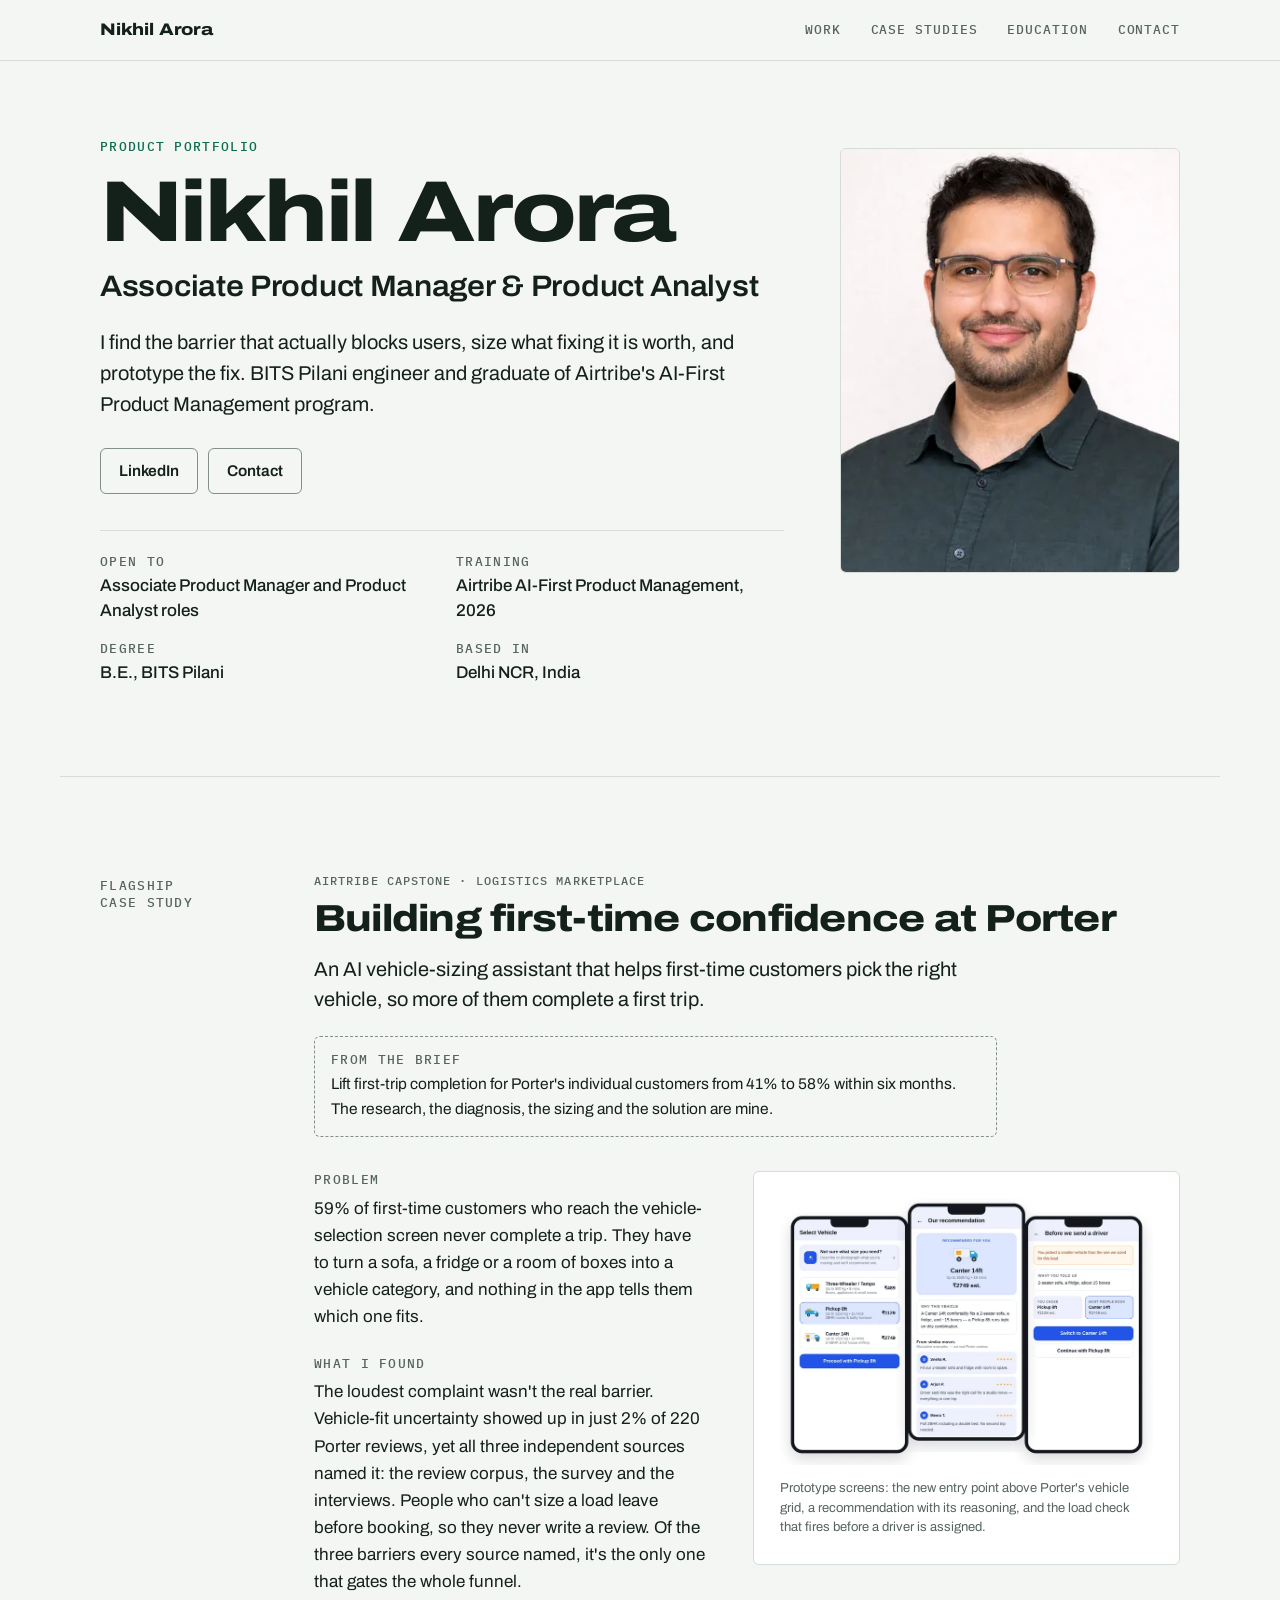
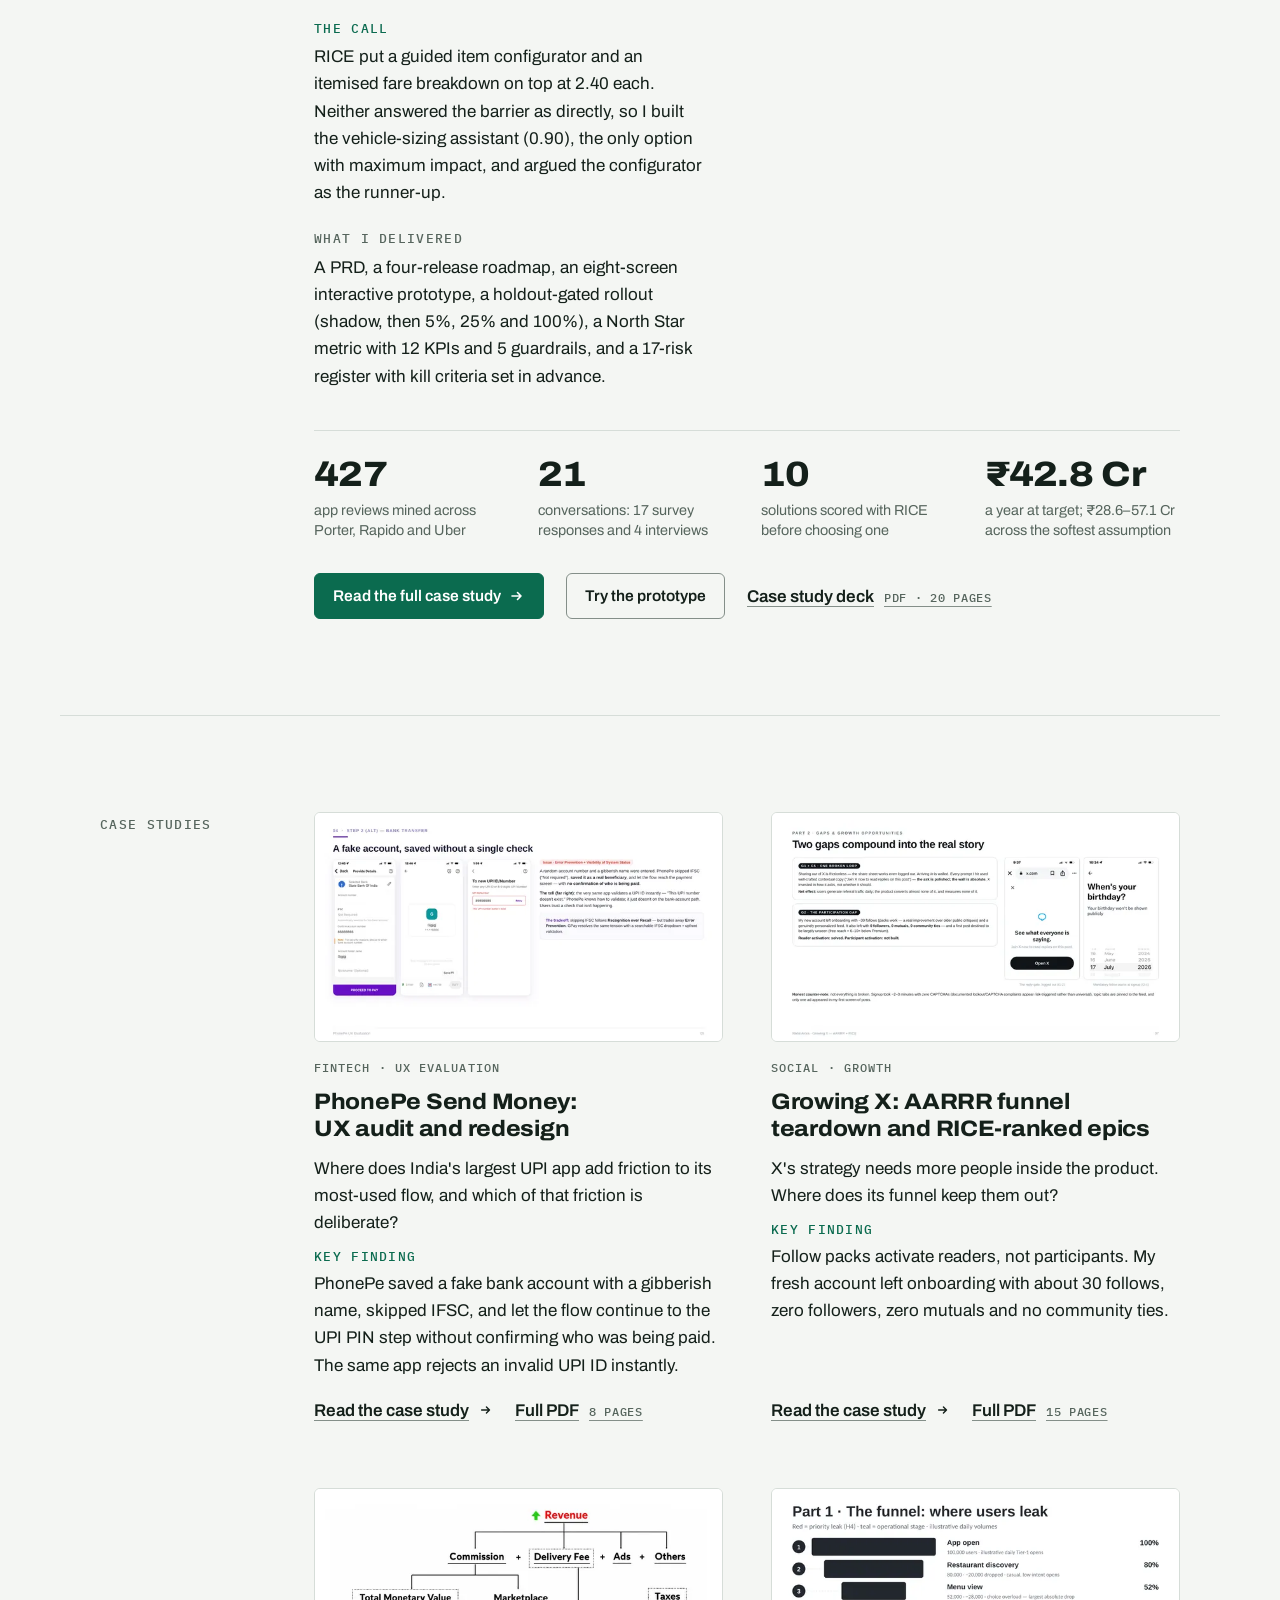
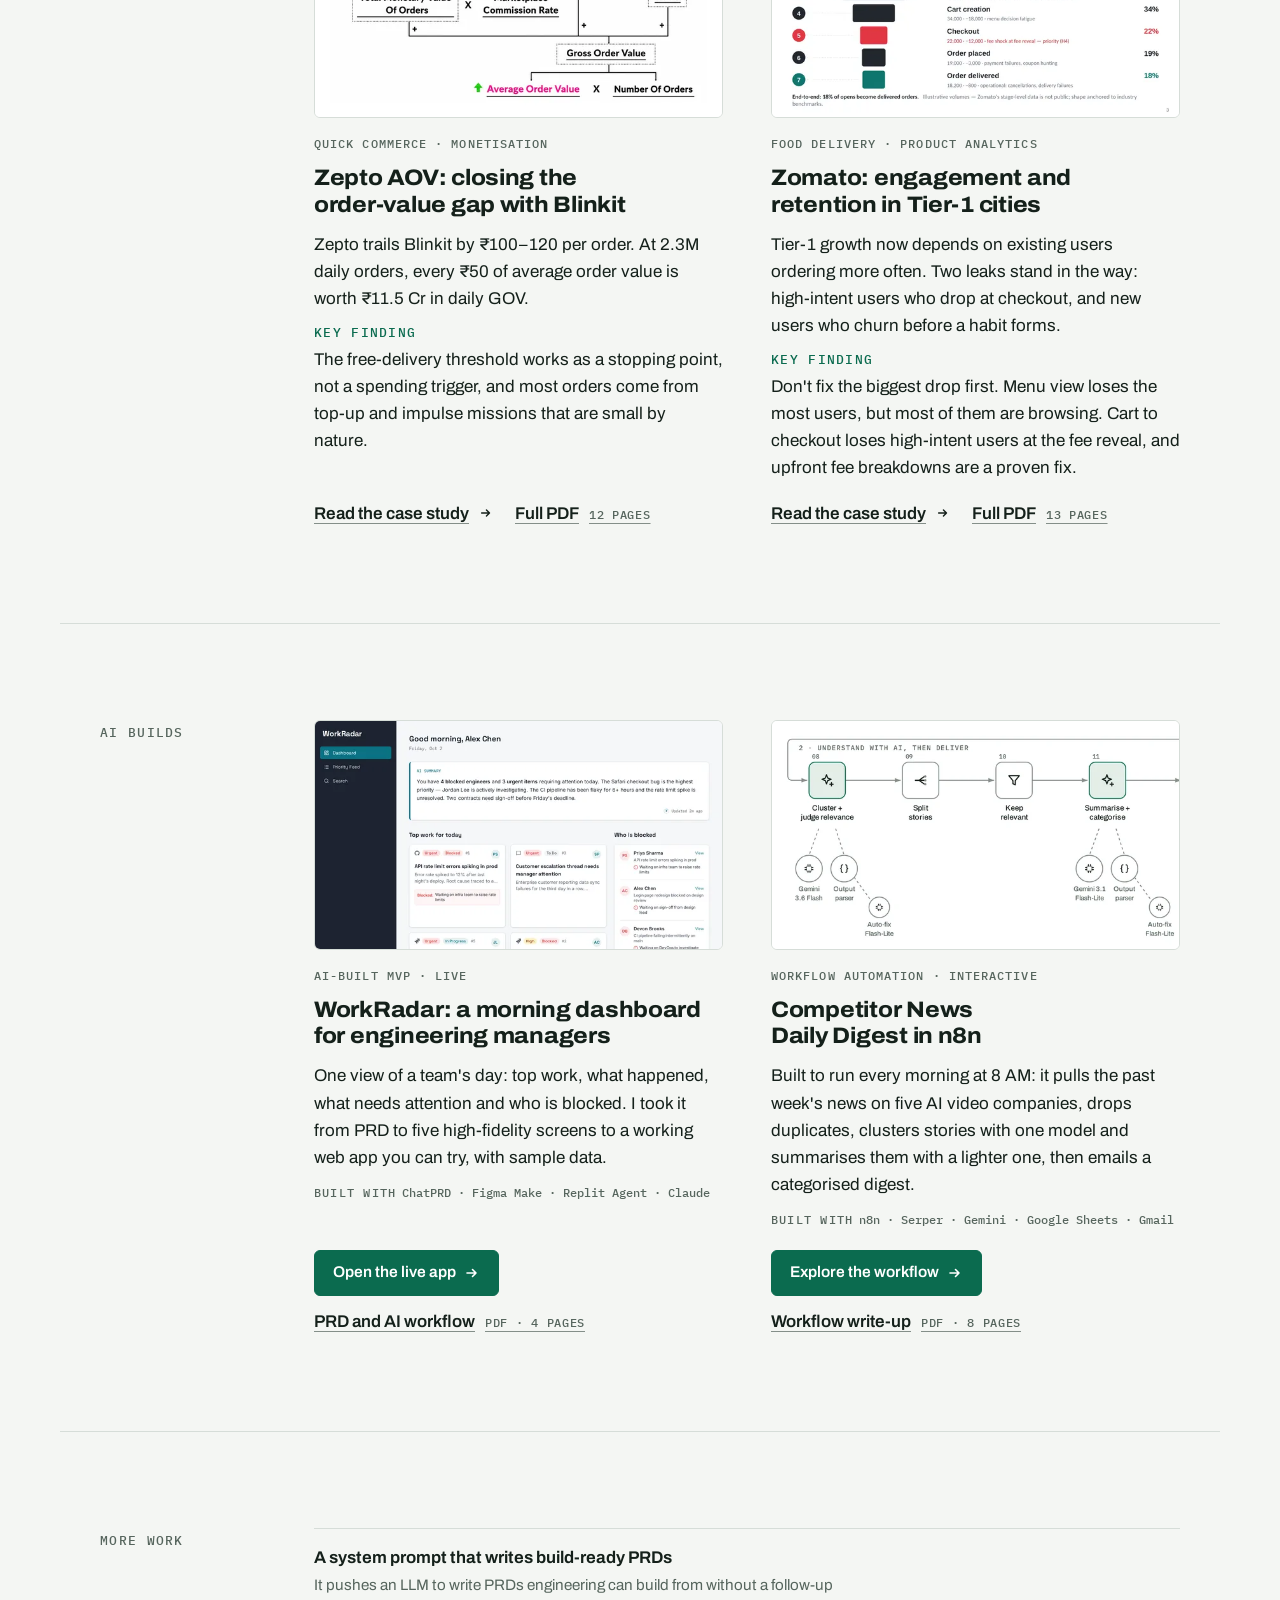
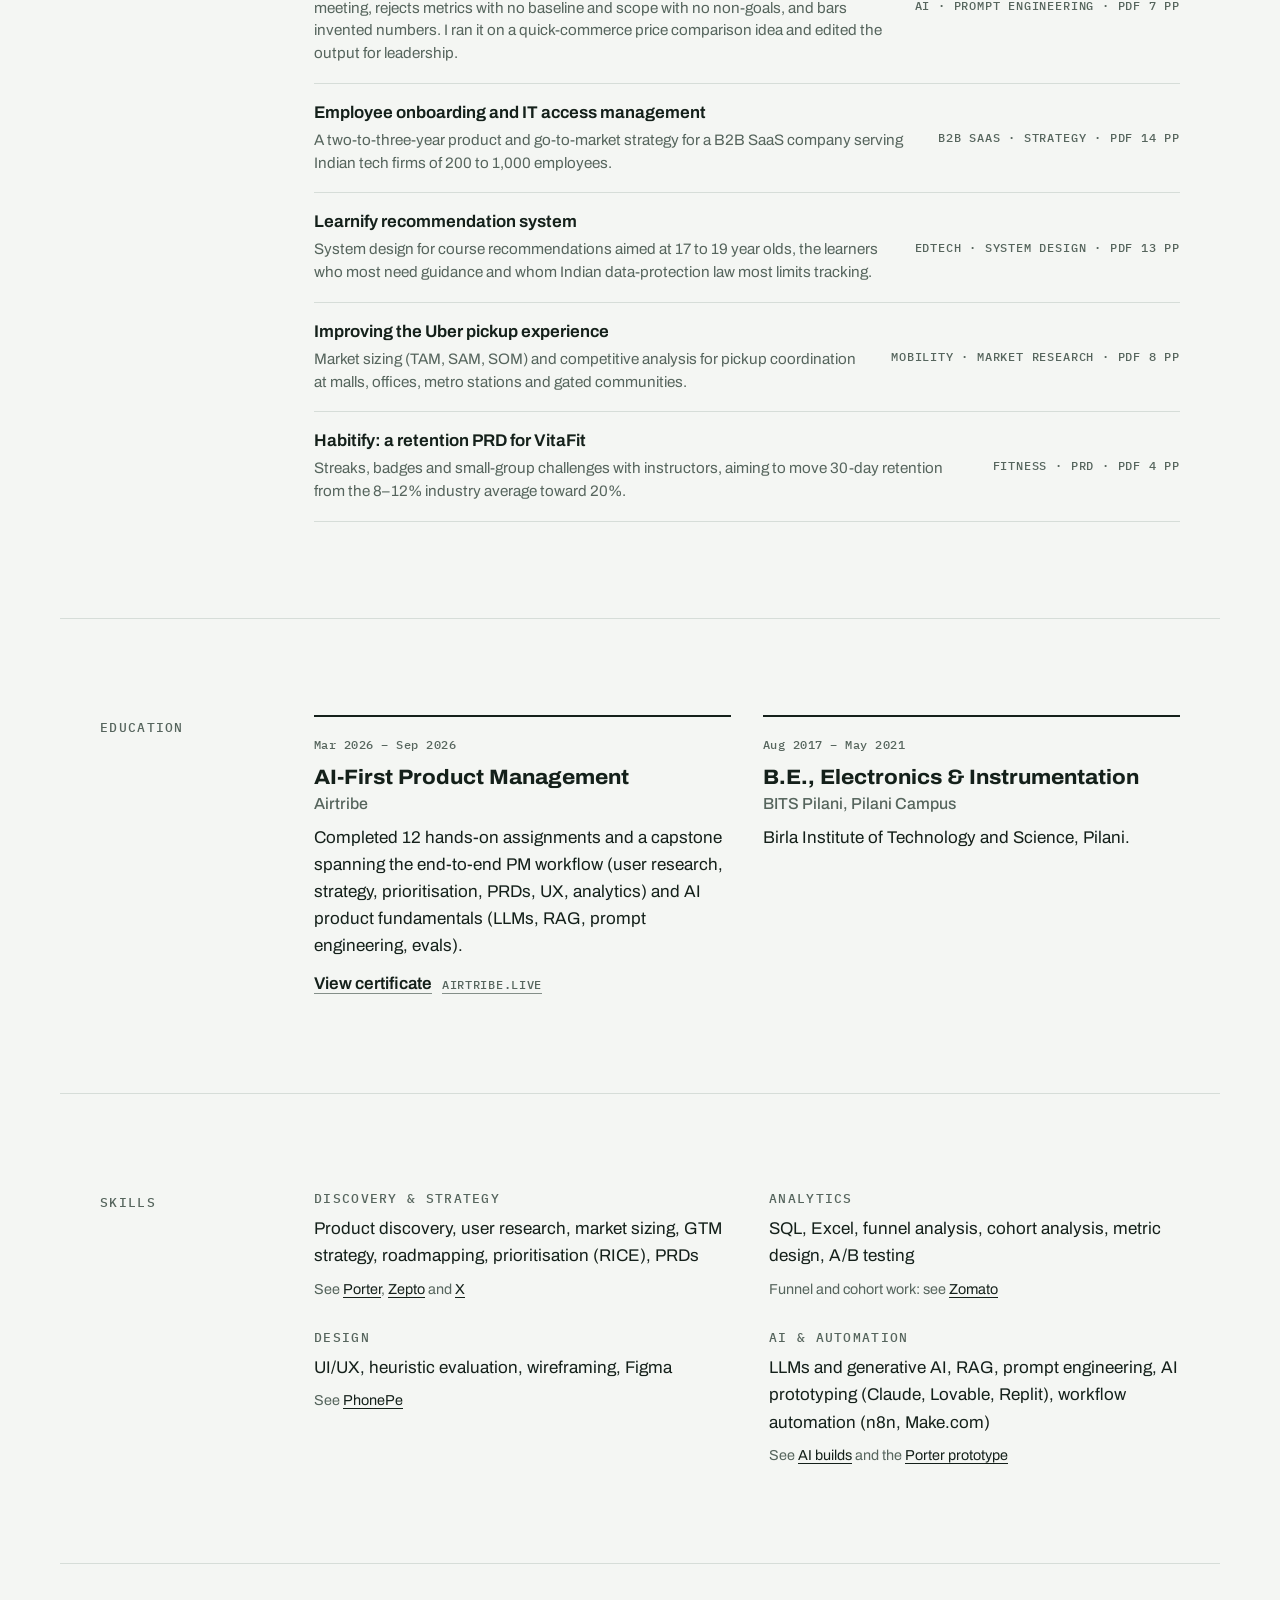
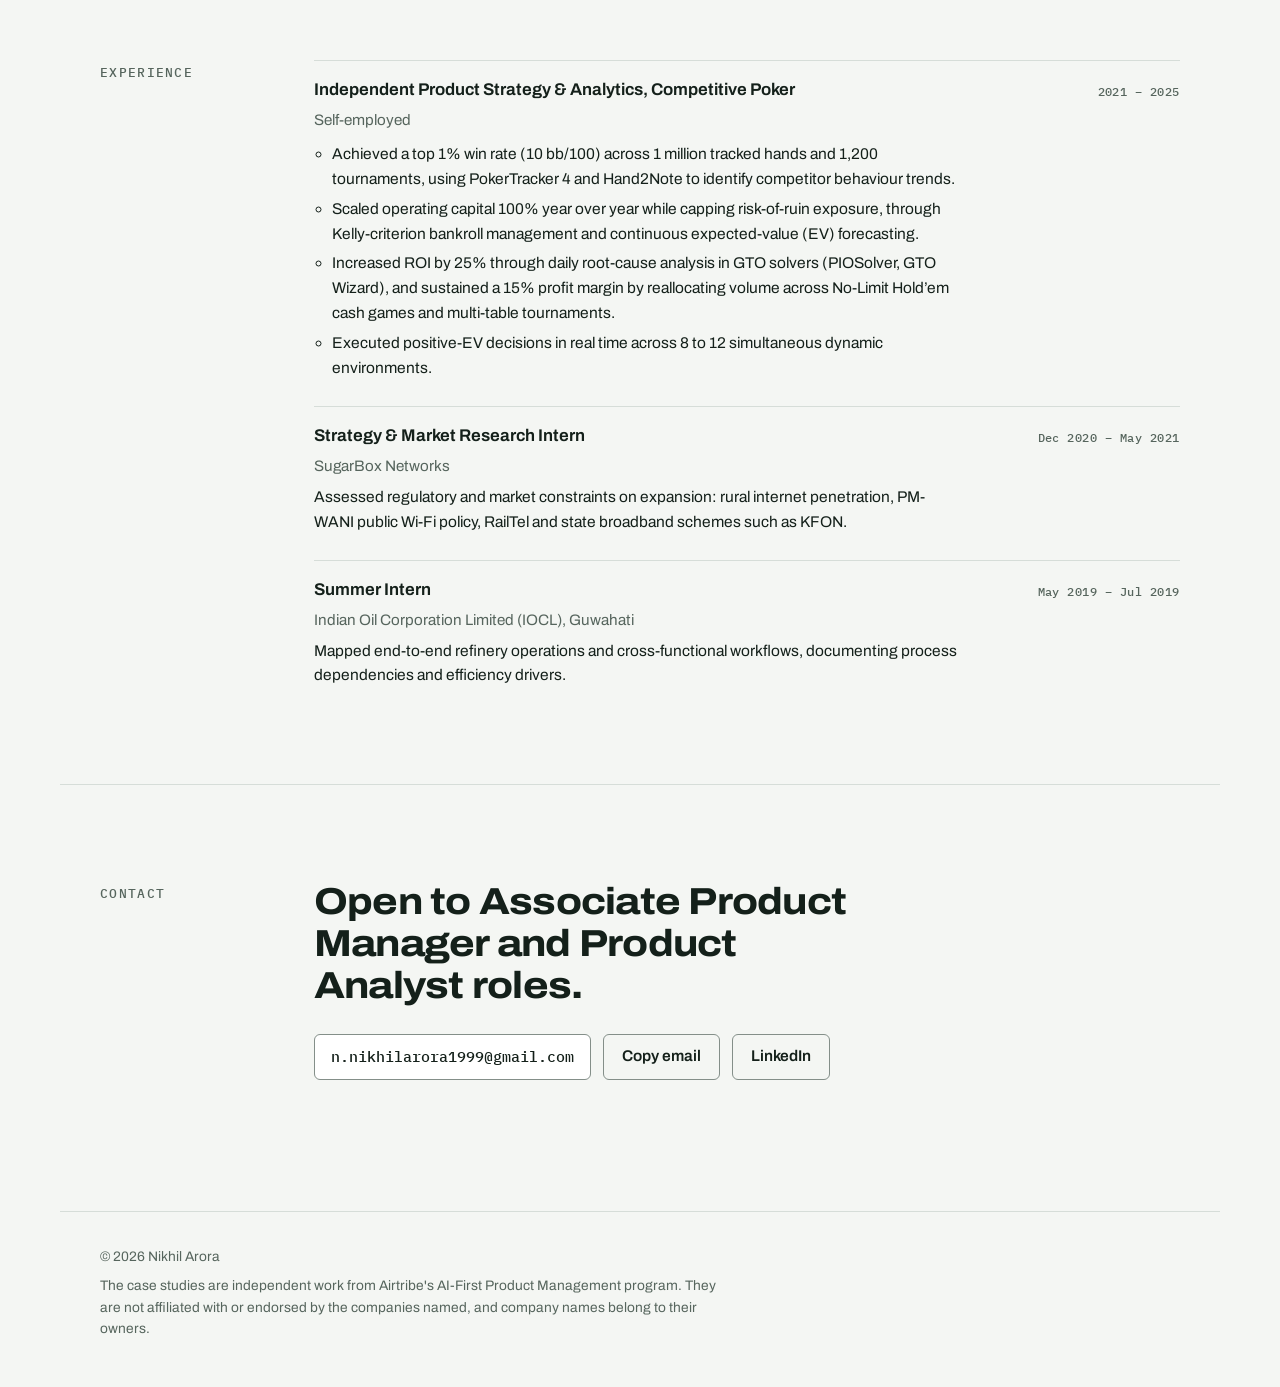
<file: index.html>
<!doctype html>
<html lang="en-IN">
<head>
<meta charset="utf-8">
<meta name="viewport" content="width=device-width, initial-scale=1, viewport-fit=cover">
<title>Nikhil Arora | Associate Product Manager &amp; Product Analyst</title>
<meta name="description" content="Nikhil Arora's product portfolio: case studies on Porter, PhonePe, Zepto, Zomato and X, plus AI builds. BITS Pilani engineer, Airtribe AI-First PM.">
<link rel="canonical" href="https://nikhilarorapm.github.io/">
<meta name="author" content="Nikhil Arora">
<meta name="robots" content="index, follow, max-image-preview:large">
<meta name="color-scheme" content="light dark">
<meta name="theme-color" content="#F4F6F3" media="(prefers-color-scheme: light)">
<meta name="theme-color" content="#0E1411" media="(prefers-color-scheme: dark)">

<meta property="og:type" content="profile">
<meta property="og:site_name" content="Nikhil Arora">
<meta property="og:locale" content="en_IN">
<meta property="og:url" content="https://nikhilarorapm.github.io/">
<meta property="og:title" content="Nikhil Arora | Associate Product Manager &amp; Product Analyst">
<meta property="og:description" content="Product case studies on Porter, PhonePe, Zepto, Zomato and X, plus AI builds. BITS Pilani engineer, Airtribe AI-First Product Management graduate.">
<meta property="og:image" content="https://nikhilarorapm.github.io/og-image.jpg">
<meta property="og:image:width" content="1200">
<meta property="og:image:height" content="630">
<meta property="og:image:alt" content="Nikhil Arora, Associate Product Manager and Product Analyst: case studies on Porter, PhonePe, Zepto, Zomato and X.">
<meta property="profile:first_name" content="Nikhil">
<meta property="profile:last_name" content="Arora">
<meta name="twitter:card" content="summary_large_image">
<meta name="twitter:title" content="Nikhil Arora | Associate Product Manager &amp; Product Analyst">
<meta name="twitter:description" content="Product case studies on Porter, PhonePe, Zepto, Zomato and X, plus AI builds.">
<meta name="twitter:image" content="https://nikhilarorapm.github.io/og-image.jpg">

<link rel="icon" href="favicon.svg" type="image/svg+xml">
<link rel="icon" href="favicon.ico" sizes="32x32">
<link rel="apple-touch-icon" href="apple-touch-icon.png">
<link rel="manifest" href="site.webmanifest">
<link rel="preload" href="assets/fonts/archivo-var.woff2" as="font" type="font/woff2" crossorigin>

<link rel="stylesheet" href="assets/css/site.css">

<script type="application/ld+json">
{
  "@context": "https://schema.org",
  "@graph": [
    {
      "@type": "WebSite",
      "@id": "https://nikhilarorapm.github.io/#website",
      "url": "https://nikhilarorapm.github.io/",
      "name": "Nikhil Arora",
      "inLanguage": "en-IN",
      "publisher": {"@id": "https://nikhilarorapm.github.io/#person"}
    },
    {
      "@type": "ProfilePage",
      "@id": "https://nikhilarorapm.github.io/#profile",
      "url": "https://nikhilarorapm.github.io/",
      "name": "Nikhil Arora | Associate Product Manager & Product Analyst",
      "isPartOf": {"@id": "https://nikhilarorapm.github.io/#website"},
      "mainEntity": {"@id": "https://nikhilarorapm.github.io/#person"},
      "dateModified": "2026-10-01",
      "inLanguage": "en-IN"
    },
    {
      "@type": "Person",
      "@id": "https://nikhilarorapm.github.io/#person",
      "name": "Nikhil Arora",
      "givenName": "Nikhil",
      "familyName": "Arora",
      "url": "https://nikhilarorapm.github.io/",
      "image": "https://nikhilarorapm.github.io/assets/img/nikhil-arora-800.jpg",
      "description": "Product management candidate for Associate Product Manager and Product Analyst roles. BITS Pilani engineer and graduate of Airtribe's AI-First Product Management program.",
      "email": "mailto:n.nikhilarora1999@gmail.com",
      "homeLocation": {"@type": "Place", "name": "Delhi NCR, India"},
      "sameAs": ["https://www.linkedin.com/in/nikhilarora2021"],
      "alumniOf": [
        {"@type": "CollegeOrUniversity", "name": "Birla Institute of Technology and Science, Pilani", "alternateName": "BITS Pilani", "url": "https://www.bits-pilani.ac.in/"},
        {"@type": "EducationalOrganization", "name": "Airtribe", "url": "https://www.airtribe.live/"}
      ],
      "hasCredential": {
        "@type": "EducationalOccupationalCredential",
        "name": "AI-First Product Management",
        "credentialCategory": "certificate",
        "recognizedBy": {"@type": "EducationalOrganization", "name": "Airtribe"},
        "url": "https://www.airtribe.live/product-management/certificate/V38YRUB9B8DR"
      },
      "knowsAbout": ["Product management", "Product analytics", "User research", "Product discovery", "PRDs", "RICE prioritisation", "Funnel analysis", "Cohort analysis", "A/B testing", "Metric design", "Market sizing", "SQL", "Figma", "Prompt engineering", "Retrieval-augmented generation", "Workflow automation with n8n"]
    },
    {
      "@type": "ItemList",
      "@id": "https://nikhilarorapm.github.io/#work",
      "name": "Product case studies and builds by Nikhil Arora",
      "itemListElement": [
        {"@type": "ListItem", "position": 1, "item": {"@type": "CreativeWork", "name": "Building first-time confidence at Porter", "url": "https://nikhilarorapm.github.io/case-studies/porter-first-trip-conversion.html", "author": {"@id": "https://nikhilarorapm.github.io/#person"}, "description": "Capstone case study: an AI vehicle-sizing assistant to lift first-trip completion for first-time Porter customers, with research, RICE prioritisation, PRD, interactive prototype and rollout plan."}},
        {"@type": "ListItem", "position": 2, "item": {"@type": "CreativeWork", "name": "PhonePe Send Money: UX audit and redesign", "url": "https://nikhilarorapm.github.io/case-studies/phonepe-ux-audit.html", "author": {"@id": "https://nikhilarorapm.github.io/#person"}, "description": "Heuristic evaluation of PhonePe's UPI Send Money flow with Figma redesign recommendations."}},
        {"@type": "ListItem", "position": 3, "item": {"@type": "CreativeWork", "name": "Growing X: AARRR funnel teardown and RICE-ranked epics", "url": "https://nikhilarorapm.github.io/case-studies/x-growth-aarrr.html", "author": {"@id": "https://nikhilarorapm.github.io/#person"}, "description": "AARRR funnel analysis of X built on primary research, with five gaps, three epics and RICE prioritisation."}},
        {"@type": "ListItem", "position": 4, "item": {"@type": "CreativeWork", "name": "Zepto AOV: closing the order-value gap with Blinkit", "url": "https://nikhilarorapm.github.io/case-studies/zepto-aov.html", "author": {"@id": "https://nikhilarorapm.github.io/#person"}, "description": "Average order value case study for Zepto: KPI tree, segmentation, five blockers, three solutions and a RICE-sequenced roadmap."}},
        {"@type": "ListItem", "position": 5, "item": {"@type": "CreativeWork", "name": "Zomato: engagement and retention in Tier-1 cities", "url": "https://nikhilarorapm.github.io/case-studies/zomato-retention.html", "author": {"@id": "https://nikhilarorapm.github.io/#person"}, "description": "Funnel analysis, cohort retention and North Star metrics for Zomato food delivery."}},
        {"@type": "ListItem", "position": 6, "item": {"@type": "CreativeWork", "name": "Competitor News Daily Digest in n8n", "url": "https://nikhilarorapm.github.io/ai-builds/n8n-competitor-news-digest.html", "author": {"@id": "https://nikhilarorapm.github.io/#person"}, "description": "An n8n workflow that clusters and summarises a week of AI video competitor news with two Gemini models and emails a categorised digest."}}
      ]
    }
  ]
}
</script>
</head>
<body>
<a class="skip" href="#main">Skip to content</a>

<header class="site-head">
  <div class="wrap head-row">
    <a class="brand" href="#top">Nikhil Arora</a>
    <nav class="site-nav" aria-label="Sections">
      <a href="#work">Work</a>
      <a class="opt" href="#case-studies">Case studies</a>
      <a class="opt" href="#education">Education</a>
      <a href="#contact">Contact</a>
    </nav>
  </div>
</header>

<main id="main">
  <section class="hero wrap" id="top" aria-labelledby="hero-title">
    <div class="hero-text">
      <p class="label eyebrow">Product portfolio</p>
      <h1 id="hero-title"><span class="h1-name">Nikhil Arora</span><span class="vh">, </span><span class="h1-role">Associate Product Manager &amp; Product Analyst</span></h1>
      <p class="lede">I find the barrier that actually blocks users, size what fixing it is worth, and prototype the fix. BITS Pilani engineer and graduate of Airtribe's AI-First Product Management program.</p>
      <div class="cta-row">
        <a class="btn" href="https://www.linkedin.com/in/nikhilarora2021" target="_blank" rel="me noopener">LinkedIn</a>
        <a class="btn" href="#contact">Contact</a>
      </div>
      <dl class="facts">
        <div><dt class="label">Open to</dt><dd>Associate Product Manager and Product Analyst roles</dd></div>
        <div><dt class="label">Training</dt><dd>Airtribe AI-First Product Management, 2026</dd></div>
        <div><dt class="label">Degree</dt><dd>B.E., BITS Pilani</dd></div>
        <div><dt class="label">Based in</dt><dd>Delhi NCR, India</dd></div>
      </dl>
    </div>
    <figure class="hero-photo">
      <picture>
        <source type="image/webp" srcset="assets/img/nikhil-arora-400.webp 400w, assets/img/nikhil-arora-800.webp 800w" sizes="(min-width: 1100px) 340px, (min-width: 900px) 300px, 132px">
        <img src="assets/img/nikhil-arora-800.jpg" width="800" height="1000" alt="Portrait of Nikhil Arora" fetchpriority="high" decoding="async">
      </picture>
    </figure>
  </section>

  <section class="sec wrap" id="work" aria-labelledby="work-title">
    <h2 class="label" id="work-title">Flagship case study</h2>
    <div class="sec-body">
      <article id="porter" aria-labelledby="porter-title">
        <p class="kicker">Airtribe capstone · Logistics marketplace</p>
        <h3 class="flag-title" id="porter-title"><a href="case-studies/porter-first-trip-conversion.html">Building first-time confidence at Porter</a></h3>
        <p class="flag-lede">An AI vehicle-sizing assistant that helps first-time customers pick the right vehicle, so more of them complete a first trip.</p>
        <p class="given"><span class="label">From the brief</span><span>Lift first-trip completion for Porter's individual customers from 41% to 58% within six months. The research, the diagnosis, the sizing and the solution are mine.</span></p>

        <div class="flag-grid">
          <div class="beats">
            <div class="beat">
              <h4 class="label">Problem</h4>
              <p>59% of first-time customers who reach the vehicle-selection screen never complete a trip. They have to turn a sofa, a fridge or a room of boxes into a vehicle category, and nothing in the app tells them which one fits.</p>
            </div>
            <div class="beat">
              <h4 class="label">What I found</h4>
              <p>The loudest complaint wasn't the real barrier. Vehicle-fit uncertainty showed up in just 2% of 220 Porter reviews, yet all three independent sources named it: the review corpus, the survey and the interviews. People who can't size a load leave before booking, so they never write a review. Of the three barriers every source named, it's the only one that gates the whole funnel.</p>
            </div>
            <div class="beat call">
              <h4 class="label">The call</h4>
              <p>RICE put a guided item configurator and an itemised fare breakdown on top at 2.40 each. Neither answered the barrier as directly, so I built the vehicle-sizing assistant (0.90), the only option with maximum impact, and argued the configurator as the runner-up.</p>
            </div>
            <div class="beat">
              <h4 class="label">What I delivered</h4>
              <p>A PRD, a four-release roadmap, an eight-screen interactive prototype, a holdout-gated rollout (shadow, then 5%, 25% and 100%), a North Star metric with 12 KPIs and 5 guardrails, and a 17-risk register with kill criteria set in advance.</p>
            </div>
          </div>
          <figure class="flag-visual">
            <img src="assets/img/porter-prototype-screens-800.webp" srcset="assets/img/porter-prototype-screens-800.webp 800w, assets/img/porter-prototype-screens-1600.webp 1600w" sizes="(min-width: 1100px) 520px, 92vw" width="800" height="573" loading="lazy" decoding="async" alt="Three screens from the Porter prototype: vehicle selection with a new 'Not sure what size you need?' entry point, a Canter 14ft recommendation with its reasoning and similar moves, and a load check before a driver is sent.">
            <figcaption>Prototype screens: the new entry point above Porter's vehicle grid, a recommendation with its reasoning, and the load check that fires before a driver is assigned.</figcaption>
          </figure>
        </div>

        <ul class="stats">
          <li><span class="num">427</span><span class="lbl">app reviews mined across Porter, Rapido and Uber</span></li>
          <li><span class="num">21</span><span class="lbl">conversations: 17 survey responses and 4 interviews</span></li>
          <li><span class="num">10</span><span class="lbl">solutions scored with RICE before choosing one</span></li>
          <li><span class="num">₹42.8 Cr</span><span class="lbl">a year at target; ₹28.6–57.1 Cr across the softest assumption</span></li>
        </ul>

        <div class="link-row">
          <a class="btn btn-primary" href="case-studies/porter-first-trip-conversion.html">Read the full case study <svg viewBox="0 0 16 16" aria-hidden="true"><path d="M3 8h9M8.5 4.5 12 8l-3.5 3.5" fill="none" stroke="currentColor" stroke-width="1.6" stroke-linecap="round" stroke-linejoin="round"/></svg></a>
          <a class="btn" href="prototype/porter/index.html">Try the prototype</a>
          <a class="doc-link" href="docs/nikhil-arora-porter-product-capstone.pdf">Case study deck <span class="meta">PDF · 20 pages</span></a>
        </div>
      </article>
    </div>
  </section>

  <section class="sec wrap" id="case-studies" aria-labelledby="cases-title">
    <h2 class="label" id="cases-title">Case studies</h2>
    <div class="sec-body case-grid">
      <article class="case" id="phonepe" aria-labelledby="phonepe-title">
        <div class="case-thumb"><img src="assets/img/phonepe-ux-audit-640.webp" srcset="assets/img/phonepe-ux-audit-640.webp 640w, assets/img/phonepe-ux-audit-1200.webp 1200w" sizes="(min-width: 980px) 440px, (min-width: 760px) 45vw, 92vw" width="640" height="360" loading="lazy" decoding="async" alt="Slide from the PhonePe evaluation: a fake bank account saved without a single check."></div>
        <p class="kicker">Fintech · UX evaluation</p>
        <h3 id="phonepe-title"><a href="case-studies/phonepe-ux-audit.html">PhonePe Send Money: UX audit and redesign</a></h3>
        <p>Where does India's largest UPI app add friction to its most-used flow, and which of that friction is deliberate?</p>
        <p><span class="label finding-label">Key finding</span>PhonePe saved a fake bank account with a gibberish name, skipped IFSC, and let the flow continue to the UPI PIN step without confirming who was being paid. The same app rejects an invalid UPI ID instantly.</p>
        <p class="case-links"><a class="doc-link" href="case-studies/phonepe-ux-audit.html">Read the case study <svg viewBox="0 0 16 16" aria-hidden="true"><path d="M3 8h9M8.5 4.5 12 8l-3.5 3.5" fill="none" stroke="currentColor" stroke-width="1.6" stroke-linecap="round" stroke-linejoin="round"/></svg></a><a class="doc-link" href="docs/nikhil-arora-phonepe-ux-evaluation.pdf">Full PDF <span class="meta">8 pages</span></a></p>
      </article>

      <article class="case" id="x-growth" aria-labelledby="x-title">
        <div class="case-thumb"><img src="assets/img/x-growth-aarrr-640.webp" srcset="assets/img/x-growth-aarrr-640.webp 640w, assets/img/x-growth-aarrr-1200.webp 1200w" sizes="(min-width: 980px) 440px, (min-width: 760px) 45vw, 92vw" width="640" height="360" loading="lazy" decoding="async" alt="Slide from the X growth case study: two gaps compound into one broken loop."></div>
        <p class="kicker">Social · Growth</p>
        <h3 id="x-title"><a href="case-studies/x-growth-aarrr.html">Growing X: AARRR funnel teardown and RICE-ranked epics</a></h3>
        <p>X's strategy needs more people inside the product. Where does its funnel keep them out?</p>
        <p><span class="label finding-label">Key finding</span>Follow packs activate readers, not participants. My fresh account left onboarding with about 30 follows, zero followers, zero mutuals and no community ties.</p>
        <p class="case-links"><a class="doc-link" href="case-studies/x-growth-aarrr.html">Read the case study <svg viewBox="0 0 16 16" aria-hidden="true"><path d="M3 8h9M8.5 4.5 12 8l-3.5 3.5" fill="none" stroke="currentColor" stroke-width="1.6" stroke-linecap="round" stroke-linejoin="round"/></svg></a><a class="doc-link" href="docs/nikhil-arora-x-aarrr-growth-case-study.pdf">Full PDF <span class="meta">15 pages</span></a></p>
      </article>

      <article class="case" id="zepto" aria-labelledby="zepto-title">
        <div class="case-thumb"><img src="assets/img/zepto-aov-kpi-tree-640.webp" srcset="assets/img/zepto-aov-kpi-tree-640.webp 640w, assets/img/zepto-aov-kpi-tree-1200.webp 1200w" sizes="(min-width: 980px) 440px, (min-width: 760px) 45vw, 92vw" width="640" height="360" loading="lazy" decoding="async" alt="KPI tree connecting Zepto's average order value to gross order value, commission and revenue."></div>
        <p class="kicker">Quick commerce · Monetisation</p>
        <h3 id="zepto-title"><a href="case-studies/zepto-aov.html">Zepto AOV: closing the order-value gap with Blinkit</a></h3>
        <p>Zepto trails Blinkit by ₹100–120 per order. At 2.3M daily orders, every ₹50 of average order value is worth ₹11.5 Cr in daily GOV.</p>
        <p><span class="label finding-label">Key finding</span>The free-delivery threshold works as a stopping point, not a spending trigger, and most orders come from top-up and impulse missions that are small by nature.</p>
        <p class="case-links"><a class="doc-link" href="case-studies/zepto-aov.html">Read the case study <svg viewBox="0 0 16 16" aria-hidden="true"><path d="M3 8h9M8.5 4.5 12 8l-3.5 3.5" fill="none" stroke="currentColor" stroke-width="1.6" stroke-linecap="round" stroke-linejoin="round"/></svg></a><a class="doc-link" href="docs/nikhil-arora-zepto-aov-case-study.pdf">Full PDF <span class="meta">12 pages</span></a></p>
      </article>

      <article class="case" id="zomato" aria-labelledby="zomato-title">
        <div class="case-thumb"><img src="assets/img/zomato-retention-funnel-640.webp" srcset="assets/img/zomato-retention-funnel-640.webp 640w, assets/img/zomato-retention-funnel-1200.webp 1200w" sizes="(min-width: 980px) 440px, (min-width: 760px) 45vw, 92vw" width="640" height="361" loading="lazy" decoding="async" alt="Seven-stage Zomato funnel from app open to order delivered, with the checkout drop highlighted as the priority leak."></div>
        <p class="kicker">Food delivery · Product analytics</p>
        <h3 id="zomato-title"><a href="case-studies/zomato-retention.html">Zomato: engagement and retention in Tier-1 cities</a></h3>
        <p>Tier-1 growth now depends on existing users ordering more often. Two leaks stand in the way: high-intent users who drop at checkout, and new users who churn before a habit forms.</p>
        <p><span class="label finding-label">Key finding</span>Don't fix the biggest drop first. Menu view loses the most users, but most of them are browsing. Cart to checkout loses high-intent users at the fee reveal, and upfront fee breakdowns are a proven fix.</p>
        <p class="case-links"><a class="doc-link" href="case-studies/zomato-retention.html">Read the case study <svg viewBox="0 0 16 16" aria-hidden="true"><path d="M3 8h9M8.5 4.5 12 8l-3.5 3.5" fill="none" stroke="currentColor" stroke-width="1.6" stroke-linecap="round" stroke-linejoin="round"/></svg></a><a class="doc-link" href="docs/nikhil-arora-zomato-retention-case-study.pdf">Full PDF <span class="meta">13 pages</span></a></p>
      </article>
    </div>
  </section>

  <section class="sec wrap" id="ai-builds" aria-labelledby="builds-title">
    <h2 class="label" id="builds-title">AI builds</h2>
    <div class="sec-body case-grid">
      <article class="case" id="workradar" aria-labelledby="workradar-title">
        <div class="case-thumb"><img src="assets/img/workradar-dashboard-640.webp" srcset="assets/img/workradar-dashboard-640.webp 640w, assets/img/workradar-dashboard-1200.webp 1200w" sizes="(min-width: 980px) 440px, (min-width: 760px) 45vw, 92vw" width="640" height="360" loading="lazy" decoding="async" alt="WorkRadar dashboard: an AI summary of the team's day, top work items and a list of blocked engineers."></div>
        <p class="kicker">AI-built MVP · Live</p>
        <h3 id="workradar-title"><a href="workradar/index.html">WorkRadar: a morning dashboard for engineering managers</a></h3>
        <p>One view of a team's day: top work, what happened, what needs attention and who is blocked. I took it from PRD to five high-fidelity screens to a working web app you can try, with sample data.</p>
        <p class="tools"><b>Built with</b>ChatPRD · Figma Make · Replit Agent · Claude</p>
        <p class="build-links"><a class="btn btn-primary" href="workradar/index.html">Open the live app <svg viewBox="0 0 16 16" aria-hidden="true"><path d="M3 8h9M8.5 4.5 12 8l-3.5 3.5" fill="none" stroke="currentColor" stroke-width="1.6" stroke-linecap="round" stroke-linejoin="round"/></svg></a><a class="doc-link" href="docs/nikhil-arora-workradar-prd-ai-workflow.pdf">PRD and AI workflow <span class="meta">PDF · 4 pages</span></a></p>
      </article>
      <article class="case" id="news-digest" aria-labelledby="digest-title">
        <div class="case-thumb"><img src="assets/img/n8n-digest-map-640.webp" srcset="assets/img/n8n-digest-map-640.webp 640w, assets/img/n8n-digest-map-1200.webp 1200w" sizes="(min-width: 980px) 440px, (min-width: 760px) 45vw, 92vw" width="640" height="360" loading="lazy" decoding="async" alt="Part of the n8n workflow map: one Gemini model clusters stories and judges relevance, a filter keeps relevant ones, and a lighter model summarises them."></div>
        <p class="kicker">Workflow automation · Interactive</p>
        <h3 id="digest-title"><a href="ai-builds/n8n-competitor-news-digest.html">Competitor News Daily Digest in n8n</a></h3>
        <p>Built to run every morning at 8 AM: it pulls the past week's news on five AI video companies, drops duplicates, clusters stories with one model and summarises them with a lighter one, then emails a categorised digest.</p>
        <p class="tools"><b>Built with</b>n8n · Serper · Gemini · Google Sheets · Gmail</p>
        <p class="build-links"><a class="btn btn-primary" href="ai-builds/n8n-competitor-news-digest.html">Explore the workflow <svg viewBox="0 0 16 16" aria-hidden="true"><path d="M3 8h9M8.5 4.5 12 8l-3.5 3.5" fill="none" stroke="currentColor" stroke-width="1.6" stroke-linecap="round" stroke-linejoin="round"/></svg></a><a class="doc-link" href="docs/nikhil-arora-n8n-competitor-news-digest.pdf">Workflow write-up <span class="meta">PDF · 8 pages</span></a></p>
      </article>
    </div>
  </section>

  <section class="sec wrap" id="more-work" aria-labelledby="more-title">
    <h2 class="label" id="more-title">More work</h2>
    <div class="sec-body">
      <ul class="more">
        <li><a href="docs/nikhil-arora-prd-system-prompt.pdf"><span class="more-title">A system prompt that writes build-ready PRDs</span><span class="more-desc">It pushes an LLM to write PRDs engineering can build from without a follow-up meeting, rejects metrics with no baseline and scope with no non-goals, and bars invented numbers. I ran it on a quick-commerce price comparison idea and edited the output for leadership.</span><span class="more-meta">AI · Prompt engineering · PDF 7 pp</span></a></li>
        <li><a href="docs/nikhil-arora-b2b-saas-access-management-strategy.pdf"><span class="more-title">Employee onboarding and IT access management</span><span class="more-desc">A two-to-three-year product and go-to-market strategy for a B2B SaaS company serving Indian tech firms of 200 to 1,000 employees.</span><span class="more-meta">B2B SaaS · Strategy · PDF 14 pp</span></a></li>
        <li><a href="docs/nikhil-arora-learnify-recommendation-system.pdf"><span class="more-title">Learnify recommendation system</span><span class="more-desc">System design for course recommendations aimed at 17 to 19 year olds, the learners who most need guidance and whom Indian data-protection law most limits tracking.</span><span class="more-meta">EdTech · System design · PDF 13 pp</span></a></li>
        <li><a href="docs/nikhil-arora-uber-pickup-experience.pdf"><span class="more-title">Improving the Uber pickup experience</span><span class="more-desc">Market sizing (TAM, SAM, SOM) and competitive analysis for pickup coordination at malls, offices, metro stations and gated communities.</span><span class="more-meta">Mobility · Market research · PDF 8 pp</span></a></li>
        <li><a href="docs/nikhil-arora-vitafit-habitify-prd.pdf"><span class="more-title">Habitify: a retention PRD for VitaFit</span><span class="more-desc">Streaks, badges and small-group challenges with instructors, aiming to move 30-day retention from the 8–12% industry average toward 20%.</span><span class="more-meta">Fitness · PRD · PDF 4 pp</span></a></li>
      </ul>
    </div>
  </section>

  <section class="sec wrap" id="education" aria-labelledby="edu-title">
    <h2 class="label" id="edu-title">Education</h2>
    <div class="sec-body edu">
      <article class="edu-item">
        <p class="dates">Mar 2026 – Sep 2026</p>
        <h3>AI-First Product Management <span class="org">Airtribe</span></h3>
        <p>Completed 12 hands-on assignments and a capstone spanning the end-to-end PM workflow (user research, strategy, prioritisation, PRDs, UX, analytics) and AI product fundamentals (LLMs, RAG, prompt engineering, evals).</p>
        <a class="doc-link" href="https://www.airtribe.live/product-management/certificate/V38YRUB9B8DR" target="_blank" rel="noopener">View certificate <span class="meta">airtribe.live</span></a>
      </article>
      <article class="edu-item">
        <p class="dates">Aug 2017 – May 2021</p>
        <h3>B.E., Electronics &amp; Instrumentation <span class="org">BITS Pilani, Pilani Campus</span></h3>
        <p>Birla Institute of Technology and Science, Pilani.</p>
      </article>
    </div>
  </section>

  <section class="sec wrap" id="skills" aria-labelledby="skills-title">
    <h2 class="label" id="skills-title">Skills</h2>
    <div class="sec-body skills">
      <div class="skill-group">
        <h3 class="label">Discovery &amp; strategy</h3>
        <p>Product discovery, user research, market sizing, GTM strategy, roadmapping, prioritisation (RICE), PRDs</p>
        <p class="seen">See <a href="case-studies/porter-first-trip-conversion.html">Porter</a>, <a href="case-studies/zepto-aov.html">Zepto</a> and <a href="case-studies/x-growth-aarrr.html">X</a></p>
      </div>
      <div class="skill-group">
        <h3 class="label">Analytics</h3>
        <p>SQL, Excel, funnel analysis, cohort analysis, metric design, A/B testing</p>
        <p class="seen">Funnel and cohort work: see <a href="case-studies/zomato-retention.html">Zomato</a></p>
      </div>
      <div class="skill-group">
        <h3 class="label">Design</h3>
        <p>UI/UX, heuristic evaluation, wireframing, Figma</p>
        <p class="seen">See <a href="case-studies/phonepe-ux-audit.html">PhonePe</a></p>
      </div>
      <div class="skill-group">
        <h3 class="label">AI &amp; automation</h3>
        <p>LLMs and generative AI, RAG, prompt engineering, AI prototyping (Claude, Lovable, Replit), workflow automation (n8n, Make.com)</p>
        <p class="seen">See <a href="#ai-builds">AI builds</a> and the <a href="prototype/porter/index.html">Porter prototype</a></p>
      </div>
    </div>
  </section>

  <section class="sec wrap" id="experience" aria-labelledby="exp-title">
    <h2 class="label" id="exp-title">Experience</h2>
    <div class="sec-body">
      <ul class="exp">
        <li>
          <p class="dates">2021 – 2025</p>
          <h3>Independent Product Strategy &amp; Analytics, Competitive Poker</h3>
          <p class="org">Self-employed</p>
          <ul>
            <li>Achieved a top 1% win rate (10 bb/100) across 1 million tracked hands and 1,200 tournaments, using PokerTracker 4 and Hand2Note to identify competitor behaviour trends.</li>
            <li>Scaled operating capital 100% year over year while capping risk-of-ruin exposure, through Kelly-criterion bankroll management and continuous expected-value (EV) forecasting.</li>
            <li>Increased ROI by 25% through daily root-cause analysis in GTO solvers (PIOSolver, GTO Wizard), and sustained a 15% profit margin by reallocating volume across No-Limit Hold’em cash games and multi-table tournaments.</li>
            <li>Executed positive-EV decisions in real time across 8 to 12 simultaneous dynamic environments.</li>
          </ul>
        </li>
        <li>
          <p class="dates">Dec 2020 – May 2021</p>
          <h3>Strategy &amp; Market Research Intern</h3>
          <p class="org">SugarBox Networks</p>
          <p class="desc">Assessed regulatory and market constraints on expansion: rural internet penetration, PM-WANI public Wi-Fi policy, RailTel and state broadband schemes such as KFON.</p>
        </li>
        <li>
          <p class="dates">May 2019 – Jul 2019</p>
          <h3>Summer Intern</h3>
          <p class="org">Indian Oil Corporation Limited (IOCL), Guwahati</p>
          <p class="desc">Mapped end-to-end refinery operations and cross-functional workflows, documenting process dependencies and efficiency drivers.</p>
        </li>
      </ul>
    </div>
  </section>

  <section class="sec wrap" id="contact" aria-labelledby="contact-title">
    <h2 class="label" id="contact-title">Contact</h2>
    <div class="sec-body">
      <p class="contact-line">Open to Associate Product Manager and Product Analyst roles.</p>
      <div class="contact-row">
        <a class="email" id="email" href="mailto:n.nikhilarora1999@gmail.com">n.nikhilarora1999@gmail.com</a>
        <button class="btn" type="button" id="copy-email" data-email="n.nikhilarora1999@gmail.com">Copy email</button>
        <a class="btn" href="https://www.linkedin.com/in/nikhilarora2021" target="_blank" rel="me noopener">LinkedIn</a>
      </div>
      <p class="copy-status" id="copy-status" role="status" aria-live="polite"></p>
    </div>
  </section>
</main>

<footer class="site-foot wrap">
  <p>© 2026 Nikhil Arora</p>
  <p>The case studies are independent work from Airtribe's AI-First Product Management program. They are not affiliated with or endorsed by the companies named, and company names belong to their owners.</p>
</footer>

<script src="assets/js/copy-email.js" defer></script>
</body>
</html>
</file>
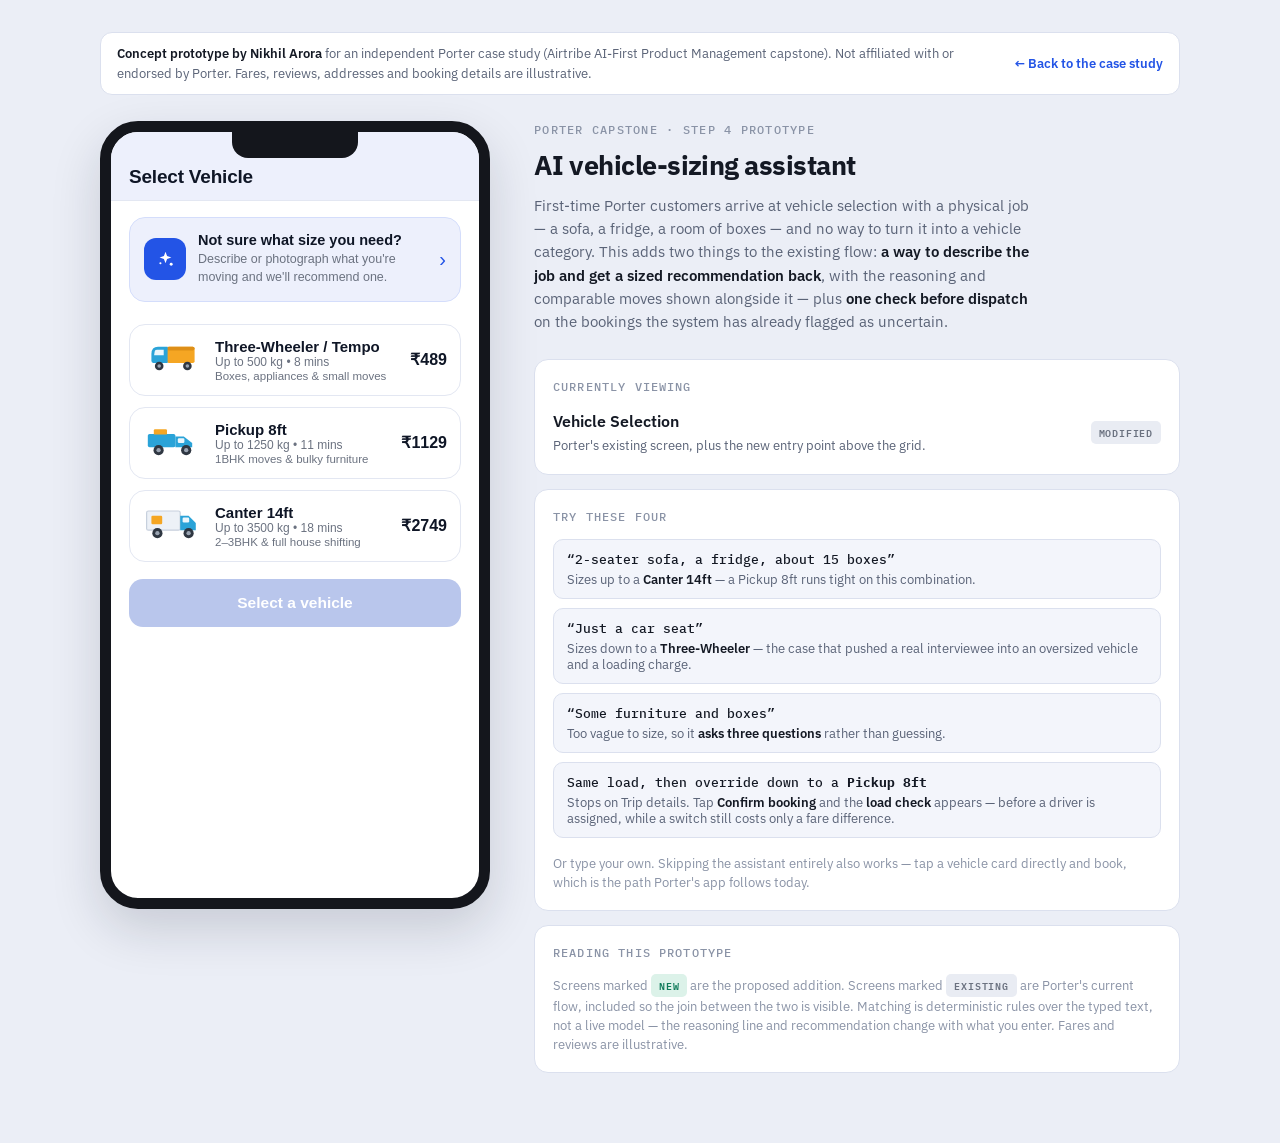
<file: prototype/porter/index.html>
<!doctype html>
<html lang="en">
<head>
<meta charset="utf-8">
<meta name="viewport" content="width=device-width,initial-scale=1">
<title>Porter Vehicle-Sizing Assistant – Concept Prototype | Nikhil Arora</title>
<meta name="description" content="Interactive concept prototype of an AI vehicle-sizing assistant for first-time Porter customers, from Nikhil Arora's product management capstone.">
<meta name="robots" content="noindex, follow">
<meta name="theme-color" content="#EBEEF6">
<link rel="icon" href="../../favicon.svg" type="image/svg+xml">
<link rel="icon" href="../../favicon.ico" sizes="32x32">
<link rel="apple-touch-icon" href="../../apple-touch-icon.png">
<style>:root{color-scheme:light}body{margin:0;padding:0;font:14px -apple-system,BlinkMacSystemFont,sans-serif;background:#faf9f5;color:#141413}img{max-width:100%}[hidden]:not([hidden=until-found]){display:none!important}</style>
<link rel="stylesheet" href="https://fonts.googleapis.com/css2?family=IBM+Plex+Mono:wght@400;500;600&family=IBM+Plex+Sans:wght@400;500;600;700&display=swap">
<style>
/* ============================================================
   WRAPPER — the reviewer-facing page around the device.
   Deliberately quiet: the phone is the hero.
   ============================================================ */
:root{
  --page:#EBEEF6;
  --panel:#FFFFFF;
  --panel-2:#F3F5FB;
  --edge:#DBE0EE;
  --text:#141924;
  --text-2:#5A6377;
  --text-3:#8A93A6;
  --accent:#2354E6;
  --accent-soft:#DCE5FD;
  --new:#0F7B5A;
  --new-bg:#DCF2E9;
  --exist:#6B7280;
  --exist-bg:#E9ECF3;
  --shadow:0 20px 50px rgba(17,24,42,.16);
}
@media (prefers-color-scheme: dark){
  :root:not([data-theme="light"]){
    --page:#0F1218;
    --panel:#171B24;
    --panel-2:#1E2330;
    --edge:#2A303F;
    --text:#EAEDF4;
    --text-2:#A2ABBF;
    --text-3:#727C91;
    --accent:#7B9BFF;
    --accent-soft:#20304F;
    --new:#5FD5AC;
    --new-bg:#123528;
    --exist:#98A1B4;
    --exist-bg:#242A38;
    --shadow:0 20px 50px rgba(0,0,0,.5);
  }
}
:root[data-theme="dark"]{
  --page:#0F1218;
  --panel:#171B24;
  --panel-2:#1E2330;
  --edge:#2A303F;
  --text:#EAEDF4;
  --text-2:#A2ABBF;
  --text-3:#727C91;
  --accent:#7B9BFF;
  --accent-soft:#20304F;
  --new:#5FD5AC;
  --new-bg:#123528;
  --exist:#98A1B4;
  --exist-bg:#242A38;
  --shadow:0 20px 50px rgba(0,0,0,.5);
}

*{box-sizing:border-box;}
body{
  margin:0;background:var(--page);color:var(--text);
  font-family:"IBM Plex Sans",-apple-system,BlinkMacSystemFont,"Segoe UI",sans-serif;
  font-size:15px;line-height:1.55;
  padding:32px 24px 56px;
}
.stage{
  max-width:1080px;margin:0 auto;
  display:grid;grid-template-columns:minmax(0,390px) minmax(0,1fr);
  gap:44px;align-items:start;
}
@media (max-width:900px){
  .stage{grid-template-columns:minmax(0,1fr);gap:32px;justify-items:center;}
  .info{max-width:520px;}
}

/* ---------- reviewer panel ---------- */
.info{width:100%;}
.eyebrow{
  font-family:"IBM Plex Mono",ui-monospace,monospace;
  font-size:11.5px;font-weight:500;letter-spacing:.11em;text-transform:uppercase;
  color:var(--text-3);margin:0 0 10px;
}
.info h1{
  font-size:27px;line-height:1.22;font-weight:700;letter-spacing:-.02em;
  margin:0 0 12px;text-wrap:balance;
}
.lede{font-size:15px;color:var(--text-2);margin:0 0 26px;max-width:56ch;}
.lede b{color:var(--text);font-weight:600;}

.block{
  background:var(--panel);border:1px solid var(--edge);border-radius:14px;
  padding:18px;margin-bottom:14px;
}
.block h2{
  font-family:"IBM Plex Mono",ui-monospace,monospace;
  font-size:11.5px;font-weight:500;letter-spacing:.1em;text-transform:uppercase;
  color:var(--text-3);margin:0 0 13px;
}

/* live screen indicator */
.now{display:flex;align-items:center;gap:11px;}
.now .nm{font-size:15.5px;font-weight:600;flex:1;min-width:0;}
.tag{
  font-family:"IBM Plex Mono",ui-monospace,monospace;
  font-size:10px;font-weight:600;letter-spacing:.08em;text-transform:uppercase;
  padding:4px 8px;border-radius:5px;flex:none;
}
.tag.new{background:var(--new-bg);color:var(--new);}
.tag.existing{background:var(--exist-bg);color:var(--exist);}
.now .st{font-size:13px;color:var(--text-2);margin-top:3px;}

/* try-this buttons */
.try{display:flex;flex-direction:column;gap:9px;}
.try button{
  display:block;width:100%;text-align:left;cursor:pointer;
  background:var(--panel-2);border:1px solid var(--edge);border-radius:10px;
  padding:11px 13px;font-family:inherit;color:var(--text);
  transition:border-color .15s,background .15s;
}
.try button:hover{border-color:var(--accent);background:var(--accent-soft);}
.try button:focus-visible{outline:2px solid var(--accent);outline-offset:2px;}
.try .q{
  font-family:"IBM Plex Mono",ui-monospace,monospace;
  font-size:13px;font-weight:500;display:block;margin-bottom:3px;
}
.try .r{font-size:12.5px;color:var(--text-2);display:block;}
.try .r b{color:var(--text);font-weight:600;}

.note{
  font-size:12.5px;color:var(--text-3);line-height:1.5;margin:16px 0 0;
}
.note code{
  font-family:"IBM Plex Mono",ui-monospace,monospace;font-size:11.5px;
  background:var(--panel-2);padding:1px 5px;border-radius:4px;border:1px solid var(--edge);
}

/* ============================================================
   DEVICE — the prototype itself. Light-only by design:
   it is a screen rendering Porter's app, not part of the page.
   ============================================================ */
.phone{
  --blue:#2354E6; --blue-dark:#1A43BC; --blue-soft:#DCE5FD;
  --lav:#EDF0FC; --ink:#0F1626; --muted:#6B7280; --line:#E3E7F2;
  --orange:#F5A623; --green:#0F9D58;
  width:390px;max-width:100%;height:min(788px, calc(100vh - 72px));min-height:560px;
  background:#fff;border-radius:38px;border:11px solid #14161C;
  box-shadow:var(--shadow);overflow:hidden;position:relative;
  display:flex;flex-direction:column;color:var(--ink);
  font-family:-apple-system,BlinkMacSystemFont,"Segoe UI",Roboto,"Helvetica Neue",Arial,sans-serif;
  font-size:15px;line-height:normal;position:sticky;top:32px;
}
@media (max-width:900px){ .phone{position:static;} }
.phone *{box-sizing:border-box;margin:0;padding:0;-webkit-tap-highlight-color:transparent;}
.notch{
  position:absolute;top:0;left:50%;transform:translateX(-50%);
  width:126px;height:26px;background:#14161C;border-radius:0 0 16px 16px;z-index:40;
}
.appbar{
  padding:34px 18px 12px;background:var(--lav);
  display:flex;align-items:center;gap:12px;flex:none;border-bottom:1px solid var(--line);
}
.appbar h1{font-size:19px;font-weight:700;letter-spacing:-.2px;}
.back{
  border:0;background:transparent;font-size:21px;line-height:1;cursor:pointer;
  color:var(--ink);padding:2px 2px 2px 0;width:26px;text-align:left;font-family:inherit;
}
.back[hidden]{display:none;}
.vp{flex:1;overflow-y:auto;padding:16px 18px 24px;}
.screen{display:none;}
.screen.on{display:block;animation:fade .22s ease;}
@keyframes fade{from{opacity:0;transform:translateY(4px)}to{opacity:1;transform:none}}
@media (prefers-reduced-motion:reduce){
  .screen.on{animation:none;}
  .spin{animation:none;}
}

.cta{
  width:100%;text-align:left;border:1px solid #D4DDFB;background:var(--lav);
  border-radius:16px;padding:14px;display:flex;gap:12px;align-items:center;
  cursor:pointer;margin-bottom:22px;font-family:inherit;color:var(--ink);
}
.cta:hover{background:#E4E9FC;}
.cta-ic{
  width:42px;height:42px;border-radius:12px;background:var(--blue);
  flex:none;display:flex;align-items:center;justify-content:center;
}
.cta h3{font-size:14.5px;font-weight:700;margin-bottom:3px;}
.cta p{font-size:12.5px;color:var(--muted);line-height:1.42;}
.chev{color:var(--blue);font-size:20px;flex:none;}

.vcard{
  width:100%;text-align:left;border:1.5px solid var(--line);background:#fff;
  border-radius:16px;padding:13px;display:flex;gap:12px;align-items:center;
  cursor:pointer;margin-bottom:11px;font-family:inherit;color:var(--ink);
}
.vcard:hover{border-color:#C3CEEC;}
.vcard.sel{border-color:var(--blue);background:var(--blue-soft);}
.vcard .art{width:60px;flex:none;}
.vcard .nm{font-size:15px;font-weight:700;margin-bottom:2px;}
.vcard .cap{font-size:12px;color:var(--muted);}
.vcard .use{font-size:11.5px;color:var(--muted);margin-top:1px;}
.vcard .pr{font-size:16px;font-weight:700;flex:none;}

.primary{
  width:100%;border:0;background:var(--blue);color:#fff;font-size:15.5px;font-weight:700;
  padding:15px;border-radius:14px;cursor:pointer;font-family:inherit;margin-top:6px;
}
.primary:hover{background:var(--blue-dark);}
.primary:disabled{background:#B9C6EC;cursor:default;}
.ghost{
  width:100%;border:1.5px solid var(--line);background:#fff;color:var(--ink);
  font-size:15px;font-weight:600;padding:14px;border-radius:14px;
  cursor:pointer;font-family:inherit;margin-top:10px;
}
.ghost:hover{border-color:#C3CEEC;}

.intro{font-size:14px;color:var(--muted);line-height:1.5;margin-bottom:18px;}
.thumbs{display:flex;gap:8px;flex-wrap:wrap;margin-bottom:10px;}
.thumb{
  width:56px;height:56px;border-radius:11px;background:var(--lav);
  border:1px solid var(--line);position:relative;display:flex;
  align-items:center;justify-content:center;font-size:21px;
}
.thumb button{
  position:absolute;top:-6px;right:-6px;width:19px;height:19px;border-radius:50%;
  border:0;background:var(--ink);color:#fff;font-size:11px;line-height:1;cursor:pointer;
  display:flex;align-items:center;justify-content:center;font-family:inherit;
}
.bar{
  display:flex;align-items:center;gap:8px;background:var(--lav);
  border:1px solid var(--line);border-radius:26px;padding:6px 6px 6px 7px;
}
.icbtn{
  width:36px;height:36px;border-radius:50%;flex:none;border:0;cursor:pointer;
  display:flex;align-items:center;justify-content:center;font-family:inherit;
}
.plus{background:#fff;border:1px solid var(--line);font-size:21px;color:var(--ink);}
.send{background:var(--blue);color:#fff;font-size:17px;}
.send:disabled{background:#B9C6EC;}
.bar input{
  flex:1;min-width:0;border:0;background:transparent;outline:none;
  font-size:14.5px;font-family:inherit;color:var(--ink);padding:0 2px;
}
.attnote{font-size:11px;color:var(--muted);margin-top:9px;font-style:italic;}
.hintrow{display:flex;gap:7px;flex-wrap:wrap;margin-top:16px;}
.hint{
  border:1px solid var(--line);background:#fff;border-radius:20px;
  padding:7px 12px;font-size:12px;color:var(--muted);cursor:pointer;font-family:inherit;
}
.hint:hover{border-color:var(--blue);color:var(--blue);}

.loadwrap{padding:70px 0;text-align:center;}
.spin{
  width:38px;height:38px;border-radius:50%;margin:0 auto 16px;
  border:3px solid var(--blue-soft);border-top-color:var(--blue);animation:sp .8s linear infinite;
}
@keyframes sp{to{transform:rotate(360deg)}}
.loadwrap p{font-size:14px;color:var(--muted);}

.hero{
  background:var(--blue-soft);border:1px solid #C9D7FB;border-radius:18px;
  padding:18px;text-align:center;margin-bottom:16px;
}
.hero .lbl{
  font-size:11px;font-weight:700;letter-spacing:.9px;text-transform:uppercase;
  color:var(--blue);margin-bottom:10px;
}
.hero .art{width:96px;margin:0 auto 8px;}
.hero h2{font-size:21px;font-weight:800;letter-spacing:-.3px;}
.hero .cap{font-size:12.5px;color:var(--muted);margin-top:3px;}
.hero .pr{font-size:19px;font-weight:800;margin-top:8px;}
.why{background:#fff;border:1px solid var(--line);border-radius:14px;padding:14px;margin-bottom:18px;}
.why h4{
  font-size:12px;font-weight:700;color:var(--muted);text-transform:uppercase;
  letter-spacing:.6px;margin-bottom:6px;
}
.why p{font-size:14px;line-height:1.55;}
.trust h4{font-size:13.5px;font-weight:700;margin-bottom:2px;}
.trust .disc{font-size:11.5px;color:var(--muted);margin-bottom:11px;font-style:italic;}
.rev{background:var(--lav);border-radius:13px;padding:12px;margin-bottom:9px;}
.rev .top{display:flex;align-items:center;gap:8px;margin-bottom:5px;}
.rev .av{
  width:26px;height:26px;border-radius:50%;background:var(--blue);color:#fff;
  font-size:12px;font-weight:700;display:flex;align-items:center;justify-content:center;flex:none;
}
.rev .rn{font-size:12.5px;font-weight:600;flex:1;}
.rev .st{font-size:11px;color:var(--orange);letter-spacing:1px;}
.rev p{font-size:13px;line-height:1.5;color:#374151;}

.prog{display:flex;gap:5px;margin-bottom:20px;}
.prog span{height:3px;border-radius:2px;flex:1;background:var(--line);}
.prog span.on{background:var(--blue);}
.qhead{font-size:12px;color:var(--muted);font-weight:600;margin-bottom:8px;}
.qtitle{font-size:19px;font-weight:700;line-height:1.35;margin-bottom:18px;letter-spacing:-.2px;}
.opt{
  width:100%;text-align:left;border:1.5px solid var(--line);background:#fff;
  border-radius:14px;padding:15px;font-size:14.5px;font-family:inherit;
  cursor:pointer;margin-bottom:10px;color:var(--ink);
}
.opt:hover{border-color:var(--blue);background:var(--blue-soft);}

.chip{
  display:inline-flex;align-items:center;gap:7px;background:var(--blue-soft);
  border:1px solid #C9D7FB;border-radius:11px;padding:9px 12px;
  font-size:13px;font-weight:600;margin-bottom:18px;
}
.fld{margin-bottom:13px;}
.fld label{
  display:block;font-size:11.5px;font-weight:700;color:var(--muted);
  text-transform:uppercase;letter-spacing:.5px;margin-bottom:5px;
}
.fld .val{
  border:1.5px solid var(--line);border-radius:12px;padding:13px;
  font-size:14px;display:flex;align-items:center;gap:9px;
}
.dot{width:9px;height:9px;border-radius:50%;flex:none;}
.dot.p{background:var(--green);}
.dot.d{background:#E5484D;}
.fare{background:var(--lav);border-radius:14px;padding:14px;margin:18px 0 4px;}
.fare .r{
  display:flex;justify-content:space-between;font-size:13.5px;margin-bottom:8px;
  color:#374151;font-variant-numeric:tabular-nums;
}
.fare .r.tot{
  font-size:16px;font-weight:800;color:var(--ink);margin:0;
  border-top:1px solid var(--line);padding-top:10px;
}
.lc-flag{background:#FFF7ED;border:1px solid #FDBA74;color:#9A3412;border-radius:12px;
  padding:11px 13px;font-size:13px;line-height:1.5;margin-bottom:14px;}
.lc-row{display:flex;gap:9px;margin-bottom:18px;}
.lc-col{flex:1;background:var(--lav);border:1px solid var(--line);border-radius:13px;
  padding:12px;display:flex;flex-direction:column;gap:3px;min-width:0;}
.lc-col.alt{border-color:var(--blue);background:var(--blue-soft);}
.lc-lab{font-size:10.5px;font-weight:700;letter-spacing:.7px;text-transform:uppercase;color:#6B7280;}
.lc-veh{font-size:14px;font-weight:700;letter-spacing:-.2px;line-height:1.25;}
.lc-fare{font-size:13px;color:#4B5563;}
.conf{text-align:center;padding:26px 0 0;}
.tick{
  width:66px;height:66px;border-radius:50%;background:var(--green);margin:0 auto 18px;
  display:flex;align-items:center;justify-content:center;color:#fff;font-size:32px;
}
.conf h2{font-size:22px;font-weight:800;margin-bottom:7px;letter-spacing:-.3px;}
.conf .sub{font-size:14px;color:var(--muted);margin-bottom:22px;line-height:1.5;}
.sum{background:var(--lav);border-radius:15px;padding:16px;text-align:left;margin-bottom:8px;}
.sum .r{
  display:flex;justify-content:space-between;align-items:center;
  font-size:13.5px;padding:7px 0;font-variant-numeric:tabular-nums;
}
.sum .r span:first-child{color:var(--muted);}
.sum .r span:last-child{font-weight:600;}
</style>

<style>
.proto-note{max-width:1080px;margin:0 auto 26px;display:flex;flex-wrap:wrap;align-items:center;gap:10px 18px;
  background:var(--panel);border:1px solid var(--edge);border-radius:12px;padding:11px 16px;font-size:13px;line-height:1.5;color:var(--text-2)}
.proto-note p{margin:0;flex:1 1 420px;min-width:0}
.proto-note strong{color:var(--text);font-weight:600}
.proto-note a{color:var(--accent);font-weight:600;text-decoration:none;white-space:nowrap}
.proto-note a:hover{text-decoration:underline}
.proto-note a:focus-visible{outline:2px solid var(--accent);outline-offset:3px;border-radius:4px}
</style>
</head>
<body>
<aside class="proto-note" aria-label="About this prototype">
  <p><strong>Concept prototype by Nikhil Arora</strong> for an independent Porter case study (Airtribe AI-First Product Management capstone). Not affiliated with or endorsed by Porter. Fares, reviews, addresses and booking details are illustrative.</p>
  <a href="../../case-studies/porter-first-trip-conversion.html">&larr; Back to the case study</a>
</aside>

<div class="stage">

  <!-- ================= DEVICE ================= -->
  <div class="phone">
    <div class="notch"></div>
    <div class="appbar">
      <button class="back" id="back" hidden aria-label="Back">&#8592;</button>
      <h1 id="title">Select Vehicle</h1>
    </div>
    <div class="vp" id="vp">

      <section class="screen on" id="s-select">
        <button class="cta" onclick="go('s-assist')">
          <span class="cta-ic">
            <svg width="21" height="21" viewBox="0 0 24 24" fill="none" aria-hidden="true">
              <path d="M12 3l1.8 4.9L18.7 9.7l-4.9 1.8L12 16.4l-1.8-4.9L5.3 9.7l4.9-1.8L12 3z" fill="#fff"/>
              <circle cx="18.5" cy="17.5" r="1.7" fill="#fff"/>
              <circle cx="6.2" cy="16.2" r="1.2" fill="#fff"/>
            </svg>
          </span>
          <span style="flex:1">
            <h3>Not sure what size you need?</h3>
            <p>Describe or photograph what you're moving and we'll recommend one.</p>
          </span>
          <span class="chev">&#8250;</span>
        </button>
        <div id="grid"></div>
        <button class="primary" id="proceed" disabled onclick="fromGrid()">Select a vehicle</button>
      </section>

      <section class="screen" id="s-assist">
        <p class="intro">Tell us what you're moving — type it, add a photo, or both. We'll match it to the right vehicle.</p>
        <div class="thumbs" id="thumbs"></div>
        <div class="bar">
          <button class="icbtn plus" onclick="addPhoto()" aria-label="Attach a photo">+</button>
          <input id="inp" placeholder="Describe what you're moving..." autocomplete="off"
                 aria-label="Describe what you're moving"
                 oninput="syncSend()" onkeydown="if(event.key==='Enter')submitAssist()">
          <button class="icbtn send" id="send" disabled onclick="submitAssist()" aria-label="Send">&#8593;</button>
        </div>
        <p class="attnote">Photo input is represented, not analysed — this prototype's matching runs on the typed description.</p>
        <div class="hintrow">
          <button class="hint" onclick="fill('2-seater sofa, a fridge, about 15 boxes')">2-seater sofa, fridge, 15 boxes</button>
          <button class="hint" onclick="fill('Just a car seat')">Just a car seat</button>
          <button class="hint" onclick="fill('Some furniture and boxes')">Some furniture and boxes</button>
        </div>
      </section>

      <section class="screen" id="s-load">
        <div class="loadwrap">
          <div class="spin"></div>
          <p>Matching your items to similar past bookings...</p>
        </div>
      </section>

      <section class="screen" id="s-quiz">
        <div class="prog" id="prog"><span class="on"></span><span></span><span></span></div>
        <div class="qhead" id="qnum">Question 1 of 3</div>
        <div class="qtitle" id="qtitle"></div>
        <div id="qopts"></div>
      </section>

      <section class="screen" id="s-rec">
        <div class="hero">
          <div class="lbl">Recommended for you</div>
          <div class="art" id="rec-art"></div>
          <h2 id="rec-name"></h2>
          <div class="cap" id="rec-cap"></div>
          <div class="pr" id="rec-price"></div>
        </div>
        <div class="why">
          <h4>Why this vehicle</h4>
          <p id="rec-why"></p>
        </div>
        <div class="trust">
          <h4>From similar moves</h4>
          <div class="disc">Illustrative examples — not real Porter reviews</div>
          <div id="rec-revs"></div>
        </div>
        <button class="primary" onclick="useRec()">Use this vehicle</button>
        <button class="ghost" onclick="seeOthers()">See other options</button>
      </section>

      <section class="screen" id="s-trip">
        <div class="chip"><span id="trip-art"></span><span id="trip-veh"></span></div>
        <div class="fld">
          <label>Pickup</label>
          <div class="val"><span class="dot p"></span>Flat 402, Sunview Apartments, Vasant Kunj</div>
        </div>
        <div class="fld">
          <label>Drop</label>
          <div class="val"><span class="dot d"></span>B-14, Pocket 3, Sector 12 Dwarka</div>
        </div>
        <div class="fare">
          <div class="r"><span>Base fare</span><span id="f-base"></span></div>
          <div class="r"><span>Distance (8.4 km)</span><span id="f-dist"></span></div>
          <div class="r"><span>Waiting &amp; loading</span><span>&#8377;40</span></div>
          <div class="r tot"><span>Estimated total</span><span id="f-tot"></span></div>
        </div>
        <button class="primary" onclick="book()">Confirm booking</button>
      </section>

      <section class="screen" id="s-check">
        <div class="lc-flag" id="lc-why"></div>
        <div class="why">
          <h4>What you told us</h4>
          <p id="lc-desc"></p>
        </div>
        <div class="lc-row">
          <div class="lc-col">
            <span class="lc-lab">You chose</span>
            <span class="lc-veh" id="lc-chosen"></span>
            <span class="lc-fare" id="lc-chosen-fare"></span>
          </div>
          <div class="lc-col alt" id="lc-alt-col">
            <span class="lc-lab">Most people book</span>
            <span class="lc-veh" id="lc-alt"></span>
            <span class="lc-fare" id="lc-alt-fare"></span>
          </div>
        </div>
        <button class="primary" id="lc-primary" onclick="lcSwitch()"></button>
        <button class="ghost" id="lc-ghost" onclick="confirmBooking()"></button>
      </section>

      <section class="screen" id="s-done">
        <div class="conf">
          <div class="tick">&#10003;</div>
          <h2>Booking confirmed</h2>
          <p class="sub">Your driver is on the way to the pickup location.</p>
          <div class="sum">
            <div class="r"><span>Booking ID</span><span>PTR-4417295</span></div>
            <div class="r"><span>Vehicle</span><span id="d-veh"></span></div>
            <div class="r"><span>Driver arrives in</span><span id="d-eta"></span></div>
            <div class="r"><span>Estimated fare</span><span id="d-fare"></span></div>
          </div>
          <button class="ghost" onclick="restart()">Start over</button>
        </div>
      </section>

    </div>
  </div>

  <!-- ================= REVIEWER PANEL ================= -->
  <div class="info">
    <p class="eyebrow">Porter capstone · Step 4 prototype</p>
    <h1>AI vehicle-sizing assistant</h1>
    <p class="lede">
      First-time Porter customers arrive at vehicle selection with a physical job — a sofa, a fridge,
      a room of boxes — and no way to turn it into a vehicle category. This adds two things to the
      existing flow: <b>a way to describe the job and get a sized recommendation back</b>, with the
      reasoning and comparable moves shown alongside it &mdash; plus <b>one check before dispatch</b>
      on the bookings the system has already flagged as uncertain.
    </p>

    <div class="block">
      <h2>Currently viewing</h2>
      <div class="now">
        <div style="flex:1;min-width:0">
          <div class="nm" id="now-name">Vehicle Selection</div>
          <div class="st" id="now-note">Porter's existing screen, plus the new entry point above the grid.</div>
        </div>
        <span class="tag existing" id="now-tag">Modified</span>
      </div>
    </div>

    <div class="block">
      <h2>Try these four</h2>
      <div class="try">
        <button onclick="demo('2-seater sofa, a fridge, about 15 boxes')">
          <span class="q">“2-seater sofa, a fridge, about 15 boxes”</span>
          <span class="r">Sizes up to a <b>Canter 14ft</b> — a Pickup 8ft runs tight on this combination.</span>
        </button>
        <button onclick="demo('Just a car seat')">
          <span class="q">“Just a car seat”</span>
          <span class="r">Sizes down to a <b>Three-Wheeler</b> — the case that pushed a real interviewee into an oversized vehicle and a loading charge.</span>
        </button>
        <button onclick="demo('Some furniture and boxes')">
          <span class="q">“Some furniture and boxes”</span>
          <span class="r">Too vague to size, so it <b>asks three questions</b> rather than guessing.</span>
        </button>
        <button onclick="demoCheck()">
          <span class="q">Same load, then override down to a <b>Pickup 8ft</b></span>
          <span class="r">Stops on Trip details. Tap <b>Confirm booking</b> and the <b>load check</b> appears &mdash; before a driver is assigned, while a switch still costs only a fare difference.</span>
        </button>
      </div>
      <p class="note">
        Or type your own. Skipping the assistant entirely also works — tap a vehicle card directly and
        book, which is the path Porter's app follows today.
      </p>
    </div>

    <div class="block">
      <h2>Reading this prototype</h2>
      <p class="note" style="margin:0">
        Screens marked <span class="tag new" style="display:inline-block;vertical-align:baseline">New</span>
        are the proposed addition. Screens marked
        <span class="tag existing" style="display:inline-block;vertical-align:baseline">Existing</span>
        are Porter's current flow, included so the join between the two is visible.
        Matching is deterministic rules over the typed text, not a live model — the reasoning line and
        recommendation change with what you enter. Fares and reviews are illustrative.
      </p>
    </div>
  </div>

</div>

<script>
/* ============================================================
   VEHICLES — real Porter categories, verified against porter.in
   ============================================================ */
const ART = {
  three:`<svg viewBox="0 0 100 62" width="100%" aria-hidden="true"><rect x="40" y="13" width="46" height="27" rx="3" fill="#F5A623"/><rect x="40" y="13" width="46" height="6" rx="3" fill="#DE8F17"/><path d="M14 25 Q14 13 25 13 L41 13 L41 40 L17 40 Q14 40 14 36 Z" fill="#2AA3D8"/><path d="M19.5 21 Q19.5 18 23 18 L34.5 18 L34.5 27 L18.5 27 Z" fill="#EAF6FC"/><circle cx="27" cy="45" r="7.2" fill="#2F3742"/><circle cx="27" cy="45" r="3" fill="#9AA4B2"/><circle cx="74" cy="45" r="7.2" fill="#2F3742"/><circle cx="74" cy="45" r="3" fill="#9AA4B2"/></svg>`,
  pickup:`<svg viewBox="0 0 100 62" width="100%" aria-hidden="true"><rect x="8" y="20" width="46" height="22" rx="3" fill="#2AA3D8"/><rect x="18" y="12" width="22" height="9" rx="2" fill="#F5A623"/><path d="M54 24h14l14 11v7H54z" fill="#2AA3D8"/><rect x="58" y="27" width="11" height="8" rx="2" fill="#EAF6FC"/><circle cx="26" cy="47" r="8.5" fill="#2F3742"/><circle cx="26" cy="47" r="3.6" fill="#9AA4B2"/><circle cx="72" cy="47" r="8.5" fill="#2F3742"/><circle cx="72" cy="47" r="3.6" fill="#9AA4B2"/></svg>`,
  canter:`<svg viewBox="0 0 100 62" width="100%" aria-hidden="true"><rect x="6" y="10" width="56" height="32" rx="3" fill="#EDF1F7" stroke="#C7D0DD" stroke-width="2"/><path d="M62 18h14l12 12v12H62z" fill="#2AA3D8"/><rect x="66" y="21" width="11" height="8" rx="2" fill="#EAF6FC"/><rect x="14" y="18" width="18" height="14" rx="2" fill="#F5A623"/><circle cx="24" cy="47" r="8.5" fill="#2F3742"/><circle cx="24" cy="47" r="3.6" fill="#9AA4B2"/><circle cx="76" cy="47" r="8.5" fill="#2F3742"/><circle cx="76" cy="47" r="3.6" fill="#9AA4B2"/></svg>`
};
const V = {
  three:{id:'three',name:'Three-Wheeler / Tempo',cap:'Up to 500 kg &bull; 8 mins',
    use:'Boxes, appliances &amp; small moves',price:489,base:170,eta:'8 mins',art:ART.three,
    revs:[{n:'Priya S.',t:'Moved a washing machine and four boxes — plenty of room, nothing shifted.'},
          {n:'Rahul K.',t:'Perfect for a single large item. Driver helped position it properly.'}]},
  pickup:{id:'pickup',name:'Pickup 8ft',cap:'Up to 1250 kg &bull; 11 mins',
    use:'1BHK moves &amp; bulky furniture',price:1129,base:310,eta:'11 mins',art:ART.pickup,
    revs:[{n:'Anjali M.',t:'A sofa, a mattress and about eight cartons fit with space left over.'},
          {n:'Vikram D.',t:'Right size for a 1BHK. Would have been tight in anything smaller.'}]},
  canter:{id:'canter',name:'Canter 14ft',cap:'Up to 3500 kg &bull; 18 mins',
    use:'2&ndash;3BHK &amp; full house shifting',price:2749,base:1120,eta:'18 mins',art:ART.canter,
    revs:[{n:'Sneha R.',t:'Fit our 2-seater sofa and fridge with room to spare.'},
          {n:'Arjun P.',t:'Driver said this was the right call for a studio move — everything in one trip.'},
          {n:'Meera T.',t:'Full 2BHK including a double bed. No second trip needed.'}]}
};

/* ============================================================
   MATCHING — deterministic rules, no model call
   ============================================================ */
const LARGE = ['sofa','couch','settee','fridge','refrigerator','double bed','bed','wardrobe','almirah',
               'cupboard','washing machine','dining table','mattress','dresser','bookshelf'];
const SMALL = ['car seat','carseat','suitcase','luggage','chair','tv','television','microwave',
               'cycle','bicycle','plant','lamp','printer','oven','stool'];
const HOUSE = ['2bhk','3bhk','2 bhk','3 bhk','4bhk','whole house','full house','entire house',
               'moving house','house shifting','full home','entire flat','whole flat'];

function boxCount(t){
  const m = t.match(/(\d+)\s*(?:-|–|to)?\s*(\d+)?\s*(?:boxes|box|cartons|carton|bags)/);
  if(m) return parseInt(m[2] || m[1], 10);
  if(/\b(a few|few|couple of|2-3|two or three)\s+(boxes|cartons|bags)/.test(t)) return 3;
  if(/boxes|cartons/.test(t)) return -1;
  return 0;
}
function recommend(raw){
  const t = (raw||'').toLowerCase().trim();
  if(t.length < 3) return null;
  const boxes = boxCount(t);
  const large = LARGE.filter(k=>t.includes(k));
  const small = SMALL.filter(k=>t.includes(k));
  if(HOUSE.some(k=>t.includes(k)))
    return {v:V.canter, why:'Full-home moves run to several large items plus packed cartons — a Canter 14ft takes it in one trip instead of two.'};
  if(large.length >= 3)
    return {v:V.canter, why:`With ${large.length} large items to load, a Canter 14ft is the safe call — smaller vehicles would need a second trip.`};
  if(large.length >= 2 && boxes >= 8)
    return {v:V.canter, why:'A Canter 14ft comfortably fits a 2-seater sofa, a fridge, and ~15 boxes — a Pickup 8ft runs tight on this combination.'};
  if(large.length >= 2)
    return {v:V.pickup, why:'Two large items load well into a Pickup 8ft with space left for a few cartons.'};
  if(large.length === 1)
    return boxes >= 8
      ? {v:V.pickup, why:'One large item plus that many cartons needs the deck length of a Pickup 8ft.'}
      : {v:V.three,  why:'A single large item with a light load fits a Three-Wheeler — no need to pay for unused space.'};
  if(small.length > 0)
    return {v:V.three, why:'That’s a small, light load. A Three-Wheeler handles it at the lowest fare in the fleet.'};
  if(boxes > 12) return {v:V.pickup, why:'That many cartons stack better in a Pickup 8ft than a Three-Wheeler.'};
  if(boxes > 0)  return {v:V.three,  why:'Cartons of this quantity fit comfortably in a Three-Wheeler.'};
  return null;
}

/* ============================================================
   LOW-CONFIDENCE FALLBACK
   ============================================================ */
const QUIZ = [
  {q:'How many items are you moving, roughly?',
   a:[['1–3 items',0],['4–10 items',1],['More than 10',2]]},
  {q:'What’s the single largest item?',
   a:[['Nothing bigger than a suitcase',0],['A chair or small table',1],['A sofa, fridge or bed',2]]},
  {q:'Anything oversized or irregular?',
   a:[['No, all regular items',0],['Yes — a mattress, mirror or similar',1]]}
];
let qi=0, qscore=0;
function startQuiz(){ qi=0; qscore=0; qUsed=true; go('s-quiz'); renderQ(); }
function renderQ(){
  const c = QUIZ[qi];
  document.getElementById('qnum').textContent = `Question ${qi+1} of ${QUIZ.length}`;
  document.getElementById('qtitle').textContent = c.q;
  document.querySelectorAll('#prog span').forEach((s,i)=>s.classList.toggle('on', i<=qi));
  document.getElementById('qopts').innerHTML =
    c.a.map(o=>`<button class="opt" onclick="answer(${o[1]})">${o[0]}</button>`).join('');
}
function answer(p){
  qscore += p; qi++;
  if(qi < QUIZ.length){ renderQ(); return; }
  const v = qscore>=4 ? V.canter : qscore>=2 ? V.pickup : V.three;
  const why = qscore>=4
    ? 'Based on your answers — a high item count with large furniture — a Canter 14ft avoids a second trip.'
    : qscore>=2
      ? 'Your largest item and the quantity together point to a Pickup 8ft rather than a Three-Wheeler.'
      : 'A light load with no oversized items fits a Three-Wheeler at the lowest fare.';
  showRec({v, why});
}

/* ============================================================
   NAVIGATION
   ============================================================ */
const META = {
  's-select':{t:'Select Vehicle', n:'Vehicle Selection', tag:'Modified', cls:'existing',
    d:"Porter's existing screen, plus the new entry point above the grid."},
  's-assist':{t:'What are you moving?', n:'Assistant Input', tag:'New', cls:'new',
    d:'One input for text and photos together, rather than a choice between modes.'},
  's-load':{t:'Finding your vehicle', n:'Matching', tag:'New', cls:'new',
    d:'Named progress instead of a blank wait.'},
  's-quiz':{t:'A couple of questions', n:'Low-confidence fallback', tag:'New', cls:'new',
    d:'When the description is too vague to size, it asks rather than guesses.'},
  's-rec':{t:'Our recommendation', n:'Recommendation', tag:'New', cls:'new',
    d:'The vehicle, why it was chosen, and comparable moves — together on one screen.'},
  's-trip':{t:'Trip details', n:'Trip Details', tag:'Existing', cls:'existing',
    d:"Porter's current screen, carrying the chosen vehicle through unchanged."},
  's-check':{t:'Before we send a driver', n:'Load check', tag:'New', cls:'new',
    d:'Fires only when the booking was flagged uncertain — a downward override, a low-confidence recommendation accepted, or the fallback path. No driver is assigned yet, so switching costs a fare difference rather than a negotiation at the curb.'},
  's-done':{t:'Booking confirmed', n:'Booking Confirmed', tag:'Existing', cls:'existing',
    d:'The end of the booking step — the point the funnel metric is measured to.'}
};
const BACKS = {'s-assist':'s-select','s-quiz':'s-assist','s-rec':'s-assist','s-trip':'s-select','s-check':'s-trip'};
let chosen=null, photos=0, recV=null, qUsed=false, desc='';

function go(id){
  document.querySelectorAll('.screen').forEach(s=>s.classList.toggle('on', s.id===id));
  const m = META[id];
  document.getElementById('title').textContent = m.t;
  document.getElementById('now-name').textContent = m.n;
  document.getElementById('now-note').textContent = m.d;
  const tag = document.getElementById('now-tag');
  tag.textContent = m.tag;
  tag.className = 'tag ' + m.cls;
  const b = document.getElementById('back');
  b.hidden = !BACKS[id];
  b.onclick = () => go(BACKS[id]);
  document.getElementById('vp').scrollTop = 0;
}

function renderGrid(){
  document.getElementById('grid').innerHTML = Object.values(V).map(v=>`
    <button class="vcard${chosen===v.id?' sel':''}" onclick="pick('${v.id}')">
      <span class="art">${v.art}</span>
      <span style="flex:1;min-width:0">
        <span class="nm">${v.name}</span>
        <div class="cap">${v.cap}</div>
        <div class="use">${v.use}</div>
      </span>
      <span class="pr">&#8377;${v.price}</span>
    </button>`).join('');
  const p = document.getElementById('proceed');
  p.disabled = !chosen;
  p.textContent = chosen ? `Proceed with ${V[chosen].name}` : 'Select a vehicle';
}
function pick(id){ chosen=id; renderGrid(); }
function fromGrid(){ if(chosen) openTrip(V[chosen]); }

function syncSend(){
  document.getElementById('send').disabled =
    !document.getElementById('inp').value.trim() && photos===0;
}
function fill(t){ document.getElementById('inp').value=t; syncSend(); document.getElementById('inp').focus(); }
function addPhoto(){ photos++; renderThumbs(); syncSend(); }
function removePhoto(){ photos--; renderThumbs(); syncSend(); }
function renderThumbs(){
  document.getElementById('thumbs').innerHTML =
    Array.from({length:photos}).map(()=>
      `<span class="thumb">&#128247;<button onclick="removePhoto()" aria-label="Remove photo">&times;</button></span>`).join('');
}
function submitAssist(){
  const txt = document.getElementById('inp').value;
  if(!txt.trim() && photos===0) return;
  desc = txt.trim() || 'Photos of the load, no description typed';
  go('s-load');
  setTimeout(()=>{
    const r = recommend(txt);
    if(r) showRec(r); else startQuiz();
  }, 1400);
}

/* panel shortcut: drive the phone from the reviewer panel */
function demo(text){
  restart();
  go('s-assist');
  document.getElementById('inp').value = text;
  syncSend();
  setTimeout(submitAssist, 260);
}

/* panel shortcut: recommend a Canter, override down to a Pickup, stop on Trip details
   so the reviewer taps Confirm and meets the load check themselves. */
function demoCheck(){
  restart();
  go('s-assist');
  document.getElementById('inp').value = '2-seater sofa, a fridge, about 15 boxes';
  syncSend();
  setTimeout(function(){
    submitAssist();
    setTimeout(function(){
      seeOthers();
      chosen = 'pickup'; renderGrid(); openTrip(V.pickup);
    }, 1900);
  }, 260);
}

function showRec(r){
  recV = r.v;
  document.getElementById('rec-art').innerHTML = r.v.art;
  document.getElementById('rec-name').textContent = r.v.name;
  document.getElementById('rec-cap').innerHTML = r.v.cap;
  document.getElementById('rec-price').innerHTML = '&#8377;' + r.v.price + ' est.';
  document.getElementById('rec-why').textContent = r.why;
  document.getElementById('rec-revs').innerHTML = r.v.revs.map(x=>`
    <div class="rev">
      <div class="top">
        <span class="av">${x.n[0]}</span>
        <span class="rn">${x.n}</span>
        <span class="st">&#9733;&#9733;&#9733;&#9733;&#9733;</span>
      </div>
      <p>${x.t}</p>
    </div>`).join('');
  go('s-rec');
}
function useRec(){ chosen = recV.id; renderGrid(); openTrip(recV); }
function seeOthers(){ chosen = null; renderGrid(); go('s-select'); }

function openTrip(v){
  document.getElementById('trip-art').innerHTML =
    `<span style="display:inline-block;width:26px;vertical-align:middle">${v.art}</span>`;
  document.getElementById('trip-veh').innerHTML = v.name + ' selected';
  document.getElementById('f-base').innerHTML = '&#8377;' + v.base;
  document.getElementById('f-dist').innerHTML = '&#8377;' + (v.price - v.base - 40);
  document.getElementById('f-tot').innerHTML  = '&#8377;' + v.price;
  go('s-trip');
}
/* Stage 4 load check - fires only on a flagged-uncertain booking (PRD section 5.7).
   No driver is assigned at this point, so a switch is a re-selection, not a re-assignment. */
function book(){
  const v = V[chosen];
  const down = recV && v.price < recV.price;
  if(down || qUsed){ showCheck(down ? recV : null); return; }
  confirmBooking();
}
function showCheck(alt){
  const v = V[chosen];
  document.getElementById('lc-desc').textContent = desc || 'The items you described';
  document.getElementById('lc-chosen').textContent = v.name;
  document.getElementById('lc-chosen-fare').innerHTML = '&#8377;' + v.price + ' est.';
  const flag = document.getElementById('lc-why');
  const altCol = document.getElementById('lc-alt-col');
  const prim = document.getElementById('lc-primary');
  const ghost = document.getElementById('lc-ghost');
  if(alt){
    flag.textContent = 'You picked a smaller vehicle than the one we sized for this load.';
    altCol.style.display = '';
    document.getElementById('lc-alt').textContent = alt.name;
    document.getElementById('lc-alt-fare').innerHTML = '&#8377;' + alt.price + ' est.';
    prim.style.display = '';
    prim.textContent = 'Switch to ' + alt.name;
    ghost.textContent = 'Continue with ' + v.name;
  } else {
    flag.textContent = 'Your description needed extra questions, so we are confirming the load before a driver is assigned.';
    altCol.style.display = 'none';
    prim.style.display = 'none';
    ghost.textContent = 'Yes — that is my load';
  }
  go('s-check');
}
function lcSwitch(){ chosen = recV.id; renderGrid(); openTrip(recV); }
function confirmBooking(){
  const v = V[chosen];
  document.getElementById('d-veh').textContent = v.name;
  document.getElementById('d-eta').textContent = v.eta;
  document.getElementById('d-fare').innerHTML = '&#8377;' + v.price;
  go('s-done');
}
function restart(){
  chosen=null; photos=0; recV=null; qUsed=false; desc='';
  document.getElementById('inp').value='';
  renderThumbs(); renderGrid(); syncSend();
  go('s-select');
}

renderGrid();
</script>
</body>
</html>
</file>
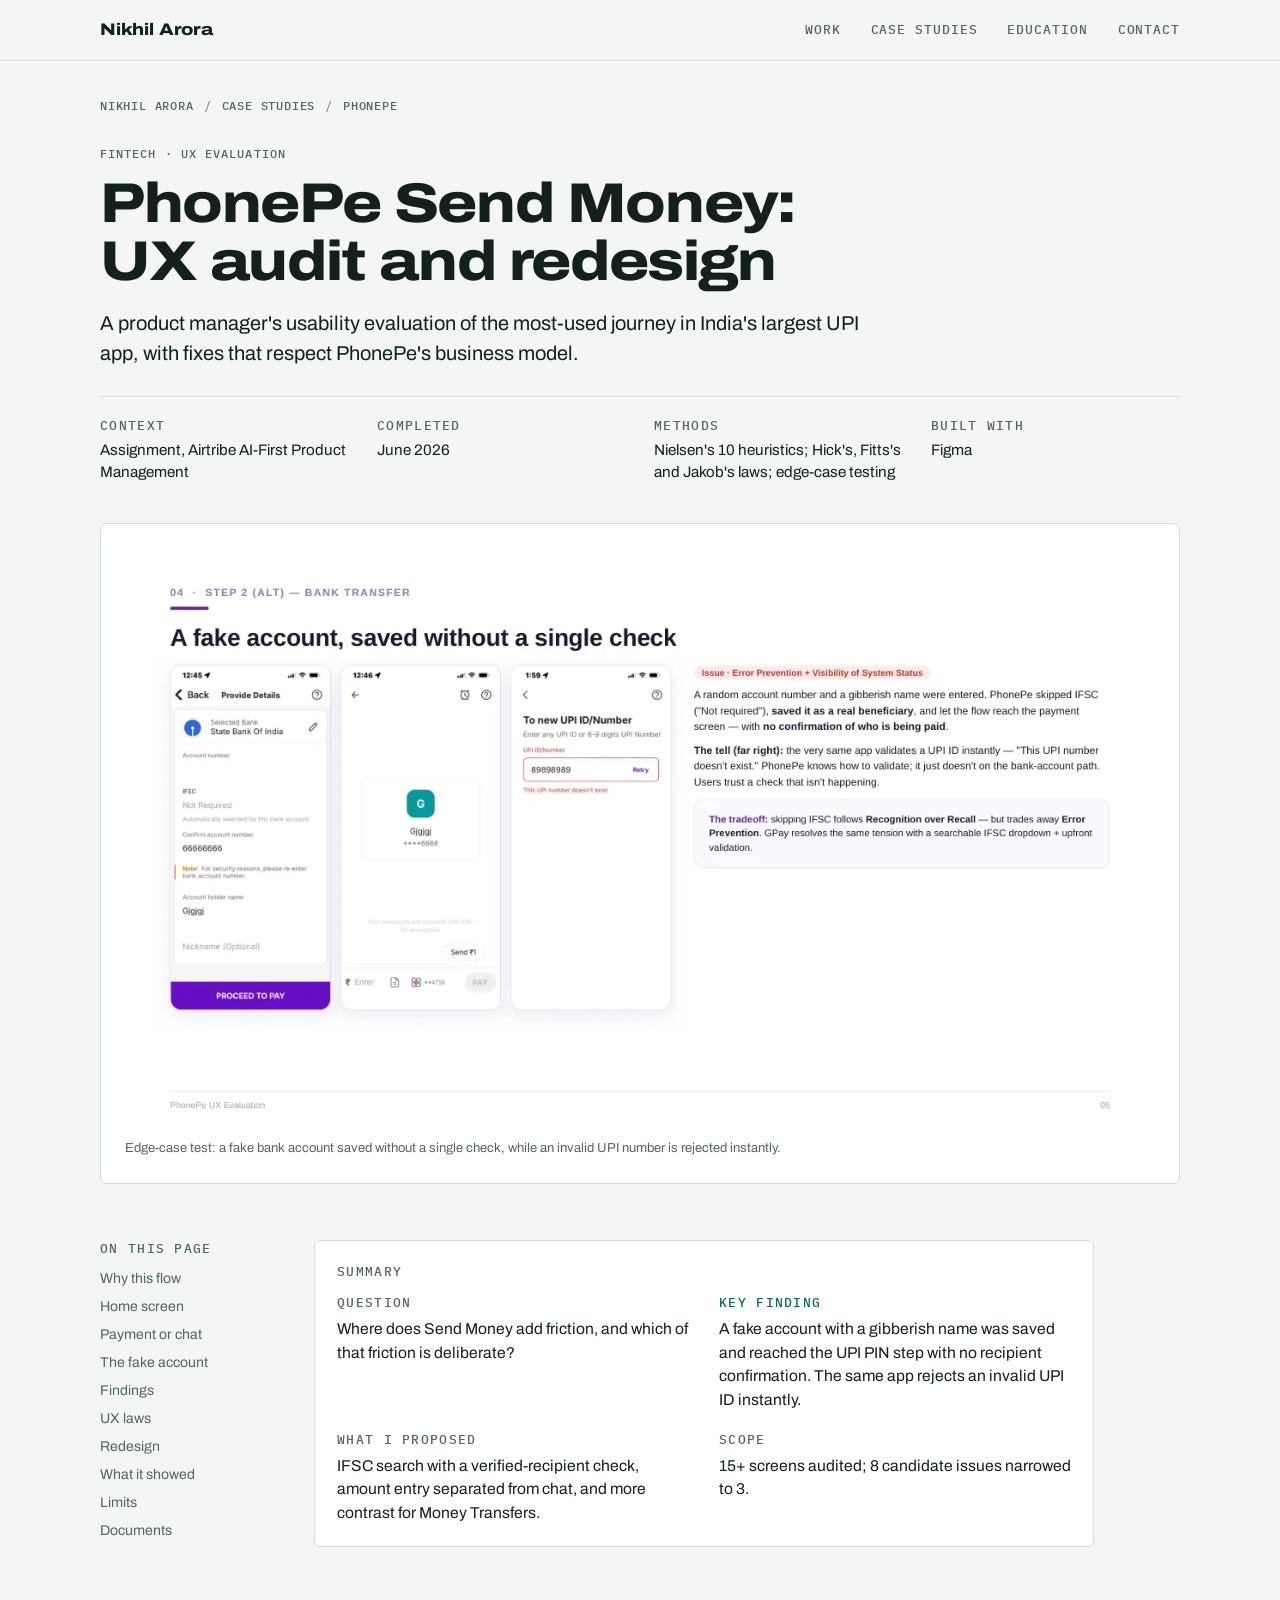
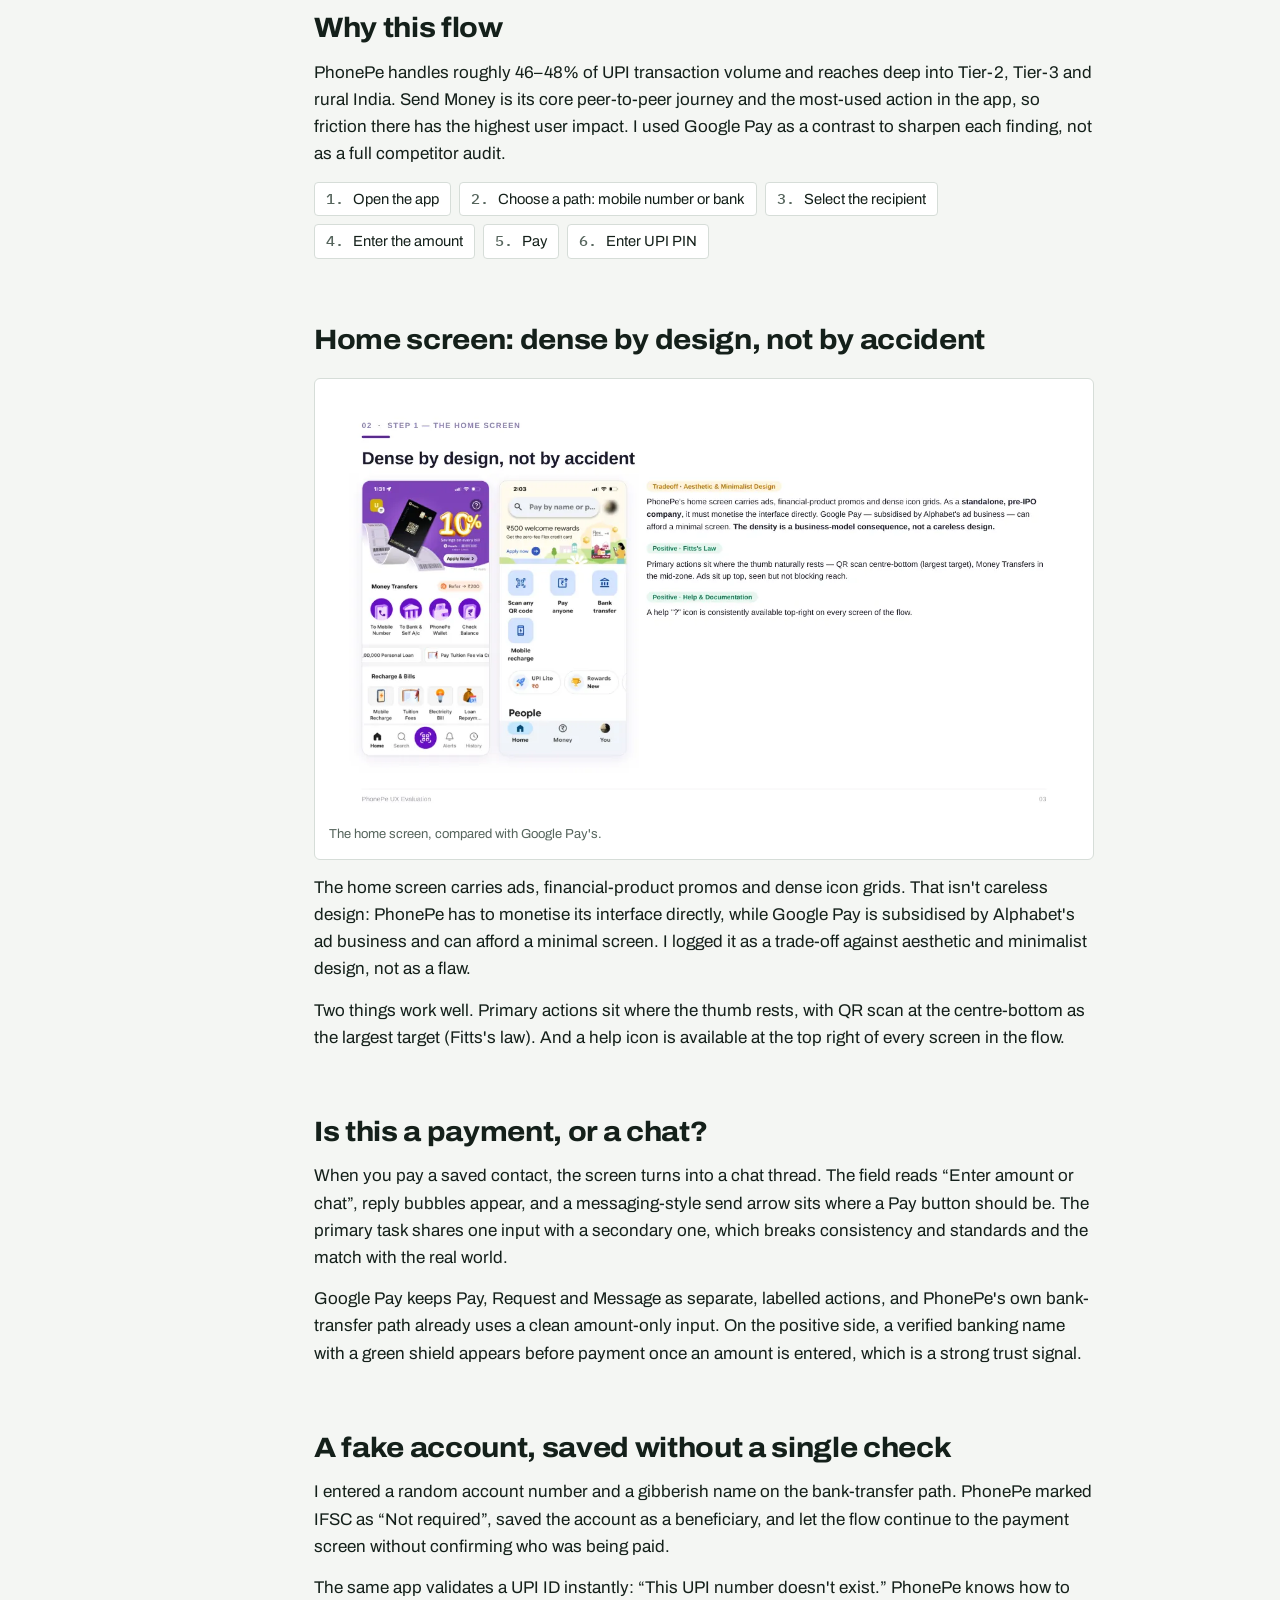
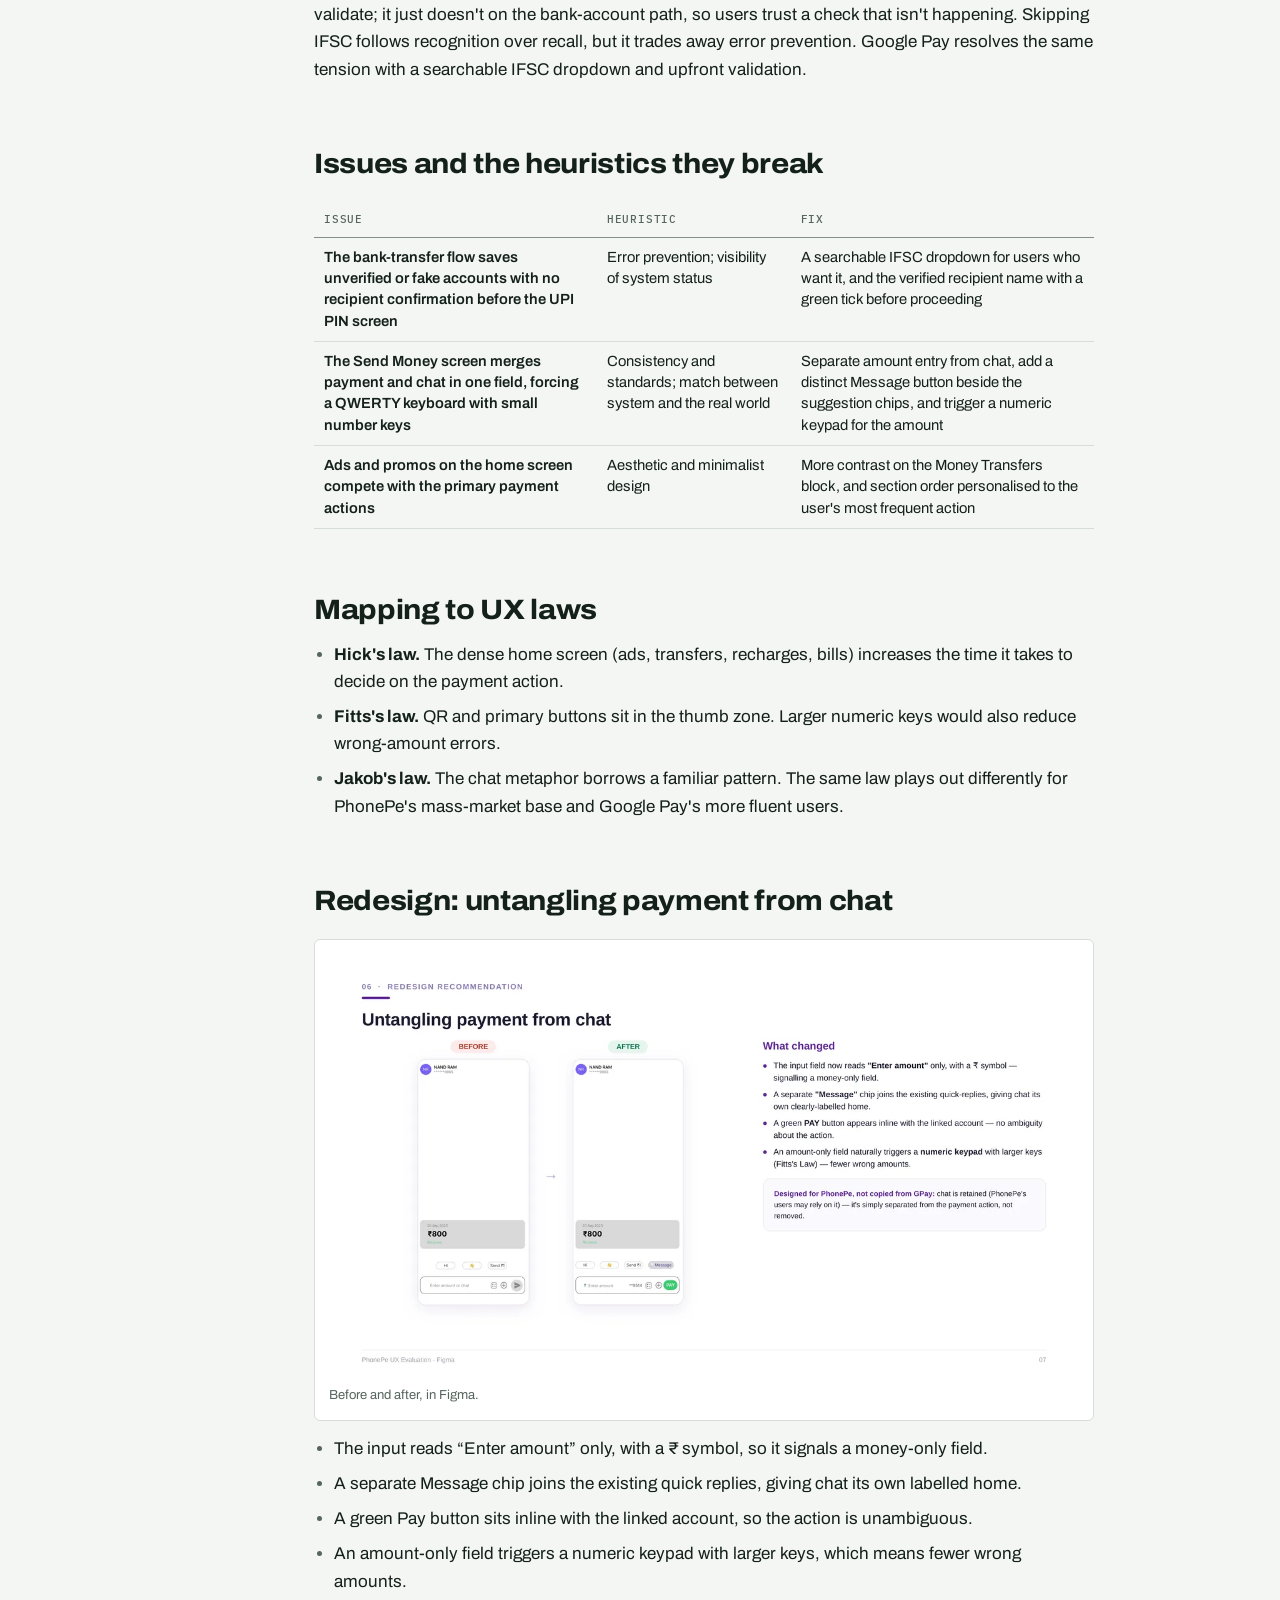
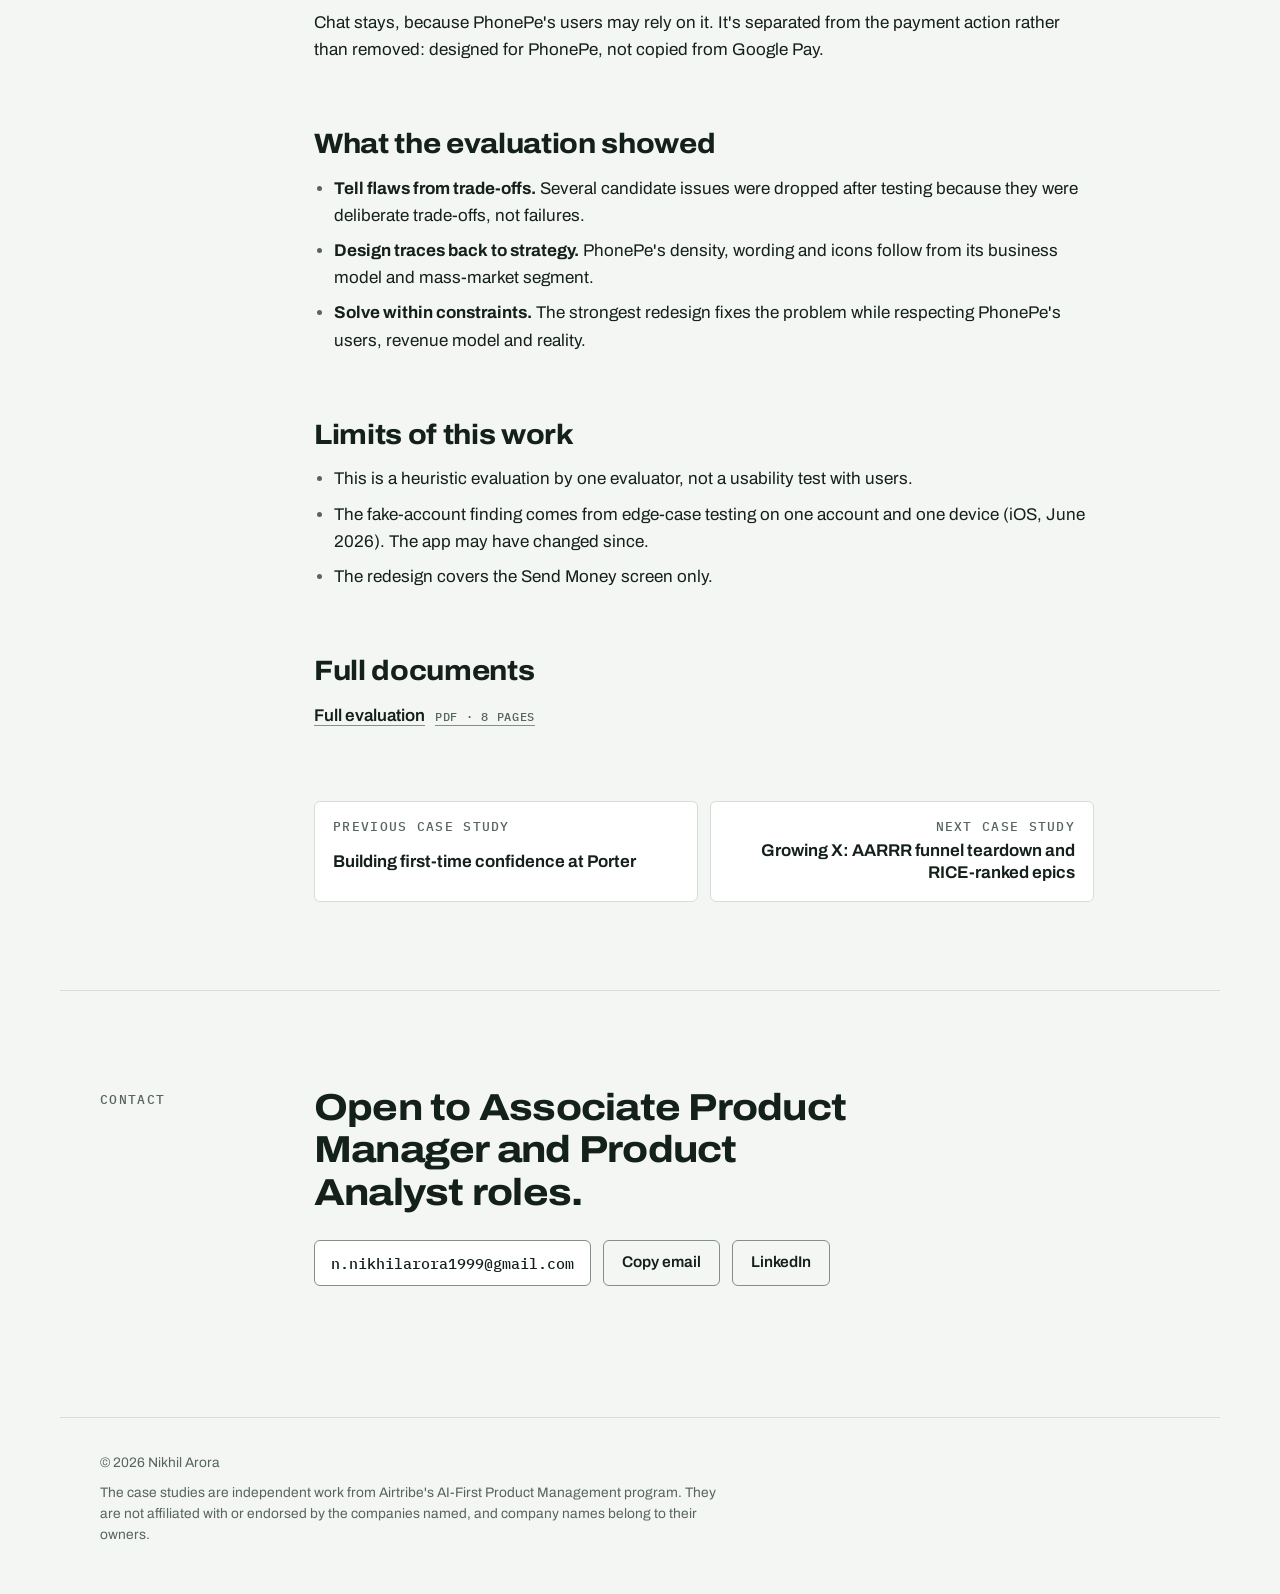
<file: case-studies/phonepe-ux-audit.html>
<!doctype html>
<html lang="en-IN">
<head>
<meta charset="utf-8">
<meta name="viewport" content="width=device-width, initial-scale=1, viewport-fit=cover">
<title>PhonePe UX Case Study: Send Money Flow Audit | Nikhil Arora</title>
<meta name="description" content="A heuristic evaluation of PhonePe&#x27;s UPI Send Money flow: a fake bank account that reaches the PIN step, chat tangled with payments, and a Figma redesign.">
<link rel="canonical" href="https://nikhilarorapm.github.io/case-studies/phonepe-ux-audit.html">
<meta name="author" content="Nikhil Arora">
<meta name="robots" content="index, follow, max-image-preview:large">
<meta name="color-scheme" content="light dark">
<meta name="theme-color" content="#F4F6F3" media="(prefers-color-scheme: light)">
<meta name="theme-color" content="#0E1411" media="(prefers-color-scheme: dark)">

<meta property="og:type" content="article">
<meta property="og:site_name" content="Nikhil Arora">
<meta property="og:locale" content="en_IN">
<meta property="og:url" content="https://nikhilarorapm.github.io/case-studies/phonepe-ux-audit.html">
<meta property="og:title" content="PhonePe UX Case Study: Send Money Flow Audit | Nikhil Arora">
<meta property="og:description" content="A heuristic evaluation of PhonePe&#x27;s UPI Send Money flow: a fake bank account that reaches the PIN step, chat tangled with payments, and a Figma redesign.">
<meta property="og:image" content="https://nikhilarorapm.github.io/assets/img/og-phonepe.jpg">
<meta property="og:image:width" content="1200">
<meta property="og:image:height" content="630">
<meta property="og:image:alt" content="Case study: PhonePe Send Money UX audit and redesign.">
<meta property="article:published_time" content="2026-10-01">
<meta property="article:author" content="https://nikhilarorapm.github.io/">
<meta name="twitter:card" content="summary_large_image">
<meta name="twitter:title" content="PhonePe UX Case Study: Send Money Flow Audit | Nikhil Arora">
<meta name="twitter:description" content="A heuristic evaluation of PhonePe&#x27;s UPI Send Money flow: a fake bank account that reaches the PIN step, chat tangled with payments, and a Figma redesign.">
<meta name="twitter:image" content="https://nikhilarorapm.github.io/assets/img/og-phonepe.jpg">

<link rel="icon" href="../favicon.svg" type="image/svg+xml">
<link rel="icon" href="../favicon.ico" sizes="32x32">
<link rel="apple-touch-icon" href="../apple-touch-icon.png">
<link rel="manifest" href="../site.webmanifest">
<link rel="preload" href="../assets/fonts/archivo-var.woff2" as="font" type="font/woff2" crossorigin>
<link rel="stylesheet" href="../assets/css/site.css">
<script type="application/ld+json">
{
  "@context": "https://schema.org",
  "@graph": [
    {
      "@type": "Article",
      "@id": "https://nikhilarorapm.github.io/case-studies/phonepe-ux-audit.html#article",
      "headline": "PhonePe Send Money: UX audit and redesign",
      "description": "A heuristic evaluation of PhonePe's UPI Send Money flow: a fake bank account that reaches the PIN step, chat tangled with payments, and a Figma redesign.",
      "url": "https://nikhilarorapm.github.io/case-studies/phonepe-ux-audit.html",
      "mainEntityOfPage": "https://nikhilarorapm.github.io/case-studies/phonepe-ux-audit.html",
      "image": "https://nikhilarorapm.github.io/assets/img/og-phonepe.jpg",
      "datePublished": "2026-10-01",
      "dateModified": "2026-10-01",
      "inLanguage": "en-IN",
      "author": {
        "@type": "Person",
        "@id": "https://nikhilarorapm.github.io/#person",
        "name": "Nikhil Arora",
        "url": "https://nikhilarorapm.github.io/"
      },
      "publisher": {
        "@type": "Person",
        "@id": "https://nikhilarorapm.github.io/#person",
        "name": "Nikhil Arora",
        "url": "https://nikhilarorapm.github.io/"
      },
      "isPartOf": {
        "@id": "https://nikhilarorapm.github.io/#website"
      },
      "about": {
        "@type": "Organization",
        "name": "PhonePe"
      },
      "keywords": "PhonePe UX case study, UPI, Send Money, heuristic evaluation, Nielsen heuristics, UX laws, Figma redesign"
    },
    {
      "@type": "BreadcrumbList",
      "itemListElement": [
        {
          "@type": "ListItem",
          "position": 1,
          "name": "Nikhil Arora",
          "item": "https://nikhilarorapm.github.io/"
        },
        {
          "@type": "ListItem",
          "position": 2,
          "name": "PhonePe Send Money: UX audit and redesign",
          "item": "https://nikhilarorapm.github.io/case-studies/phonepe-ux-audit.html"
        }
      ]
    }
  ]
}
</script>
</head>
<body>
<a class="skip" href="#main">Skip to content</a>

<header class="site-head">
  <div class="wrap head-row">
    <a class="brand" href="../index.html">Nikhil Arora</a>
    <nav class="site-nav" aria-label="Sections">
      <a href="../index.html#work">Work</a>
      <a class="opt" href="../index.html#case-studies">Case studies</a>
      <a class="opt" href="../index.html#education">Education</a>
      <a href="#contact">Contact</a>
    </nav>
  </div>
</header>

<main id="main">
  <div class="wrap">
    <nav class="crumbs" aria-label="Breadcrumb"><ol><li><a href="../index.html">Nikhil Arora</a></li><li><a href="../index.html#case-studies">Case studies</a></li><li aria-current="page">PhonePe</li></ol></nav>
  </div>
  <article class="wrap cs" aria-labelledby="cs-title">
    <header class="cs-head">
      <p class="kicker">Fintech · UX evaluation</p>
      <h1 id="cs-title">PhonePe Send Money: UX audit and redesign</h1>
      <p class="cs-lede">A product manager's usability evaluation of the most-used journey in India's largest UPI app, with fixes that respect PhonePe's business model.</p>
      <dl class="cs-meta"><div><dt class="label">Context</dt><dd>Assignment, Airtribe AI-First Product Management</dd></div><div><dt class="label">Completed</dt><dd>June 2026</dd></div><div><dt class="label">Methods</dt><dd>Nielsen's 10 heuristics; Hick's, Fitts's and Jakob's laws; edge-case testing</dd></div><div><dt class="label">Built with</dt><dd>Figma</dd></div></dl>
    </header>
    <figure class="cs-hero"><img src="../assets/img/phonepe-ux-audit-640.webp" srcset="../assets/img/phonepe-ux-audit-640.webp 640w, ../assets/img/phonepe-ux-audit-1200.webp 1200w" sizes="(min-width: 1160px) 1060px, 92vw" width="640" height="360" alt="Slide from the evaluation: a fake bank account saved without a single check, beside the instant rejection of an invalid UPI number." fetchpriority="high" decoding="async"><figcaption>Edge-case test: a fake bank account saved without a single check, while an invalid UPI number is rejected instantly.</figcaption></figure>
    <div class="cs-layout">
      <nav class="toc" aria-label="On this page"><p class="label">On this page</p><ol><li><a href="#flow">Why this flow</a></li><li><a href="#home">Home screen</a></li><li><a href="#chat">Payment or chat</a></li><li><a href="#fake-account">The fake account</a></li><li><a href="#findings">Findings</a></li><li><a href="#laws">UX laws</a></li><li><a href="#redesign">Redesign</a></li><li><a href="#lessons">What it showed</a></li><li><a href="#limits">Limits</a></li><li><a href="#documents">Documents</a></li></ol></nav>
      <div class="cs-body">
<section class="summary" aria-labelledby="summary-h">
<h2 class="label" id="summary-h">Summary</h2>
<dl><div><dt class="label">Question</dt><dd>Where does Send Money add friction, and which of that friction is deliberate?</dd></div><div><dt class="label call">Key finding</dt><dd>A fake account with a gibberish name was saved and reached the UPI PIN step with no recipient confirmation. The same app rejects an invalid UPI ID instantly.</dd></div><div><dt class="label">What I proposed</dt><dd>IFSC search with a verified-recipient check, amount entry separated from chat, and more contrast for Money Transfers.</dd></div><div><dt class="label">Scope</dt><dd>15+ screens audited; 8 candidate issues narrowed to 3.</dd></div></dl>
</section>
<section class="cs-sec" id="flow" aria-labelledby="flow-h">
<h2 id="flow-h">Why this flow</h2>
<p>PhonePe handles roughly 46–48% of UPI transaction volume and reaches deep into Tier-2, Tier-3 and rural India. Send Money is its core peer-to-peer journey and the most-used action in the app, so friction there has the highest user impact. I used Google Pay as a contrast to sharpen each finding, not as a full competitor audit.</p>
<ol class="steps"><li>Open the app</li><li>Choose a path: mobile number or bank</li><li>Select the recipient</li><li>Enter the amount</li><li>Pay</li><li>Enter UPI PIN</li></ol>
</section>
<section class="cs-sec" id="home" aria-labelledby="home-h">
<h2 id="home-h">Home screen: dense by design, not by accident</h2>
<figure class="fig"><img src="../assets/img/phonepe-home-screen-640.webp" srcset="../assets/img/phonepe-home-screen-640.webp 640w, ../assets/img/phonepe-home-screen-1200.webp 1200w" sizes="(min-width: 980px) 760px, 92vw" width="640" height="360" loading="lazy" decoding="async" alt="Slide on PhonePe's home screen: dense with ads and promos, with primary actions in the thumb zone."><figcaption>The home screen, compared with Google Pay's.</figcaption></figure>
<p>The home screen carries ads, financial-product promos and dense icon grids. That isn't careless design: PhonePe has to monetise its interface directly, while Google Pay is subsidised by Alphabet's ad business and can afford a minimal screen. I logged it as a trade-off against aesthetic and minimalist design, not as a flaw.</p>
<p>Two things work well. Primary actions sit where the thumb rests, with QR scan at the centre-bottom as the largest target (Fitts's law). And a help icon is available at the top right of every screen in the flow.</p>
</section>
<section class="cs-sec" id="chat" aria-labelledby="chat-h">
<h2 id="chat-h">Is this a payment, or a chat?</h2>
<p>When you pay a saved contact, the screen turns into a chat thread. The field reads “Enter amount or chat”, reply bubbles appear, and a messaging-style send arrow sits where a Pay button should be. The primary task shares one input with a secondary one, which breaks consistency and standards and the match with the real world.</p>
<p>Google Pay keeps Pay, Request and Message as separate, labelled actions, and PhonePe's own bank-transfer path already uses a clean amount-only input. On the positive side, a verified banking name with a green shield appears before payment once an amount is entered, which is a strong trust signal.</p>
</section>
<section class="cs-sec" id="fake-account" aria-labelledby="fake-account-h">
<h2 id="fake-account-h">A fake account, saved without a single check</h2>
<p>I entered a random account number and a gibberish name on the bank-transfer path. PhonePe marked IFSC as “Not required”, saved the account as a beneficiary, and let the flow continue to the payment screen without confirming who was being paid.</p>
<p>The same app validates a UPI ID instantly: “This UPI number doesn't exist.” PhonePe knows how to validate; it just doesn't on the bank-account path, so users trust a check that isn't happening. Skipping IFSC follows recognition over recall, but it trades away error prevention. Google Pay resolves the same tension with a searchable IFSC dropdown and upfront validation.</p>
</section>
<section class="cs-sec" id="findings" aria-labelledby="findings-h">
<h2 id="findings-h">Issues and the heuristics they break</h2>
<div class="table-scroll"><table class="data-table"><thead><tr><th scope="col">Issue</th><th scope="col">Heuristic</th><th scope="col">Fix</th></tr></thead><tbody><tr><th scope="row">The bank-transfer flow saves unverified or fake accounts with no recipient confirmation before the UPI PIN screen</th><td>Error prevention; visibility of system status</td><td>A searchable IFSC dropdown for users who want it, and the verified recipient name with a green tick before proceeding</td></tr><tr><th scope="row">The Send Money screen merges payment and chat in one field, forcing a QWERTY keyboard with small number keys</th><td>Consistency and standards; match between system and the real world</td><td>Separate amount entry from chat, add a distinct Message button beside the suggestion chips, and trigger a numeric keypad for the amount</td></tr><tr><th scope="row">Ads and promos on the home screen compete with the primary payment actions</th><td>Aesthetic and minimalist design</td><td>More contrast on the Money Transfers block, and section order personalised to the user's most frequent action</td></tr></tbody></table></div>
</section>
<section class="cs-sec" id="laws" aria-labelledby="laws-h">
<h2 id="laws-h">Mapping to UX laws</h2>
<ul>
<li><strong>Hick's law.</strong> The dense home screen (ads, transfers, recharges, bills) increases the time it takes to decide on the payment action.</li>
<li><strong>Fitts's law.</strong> QR and primary buttons sit in the thumb zone. Larger numeric keys would also reduce wrong-amount errors.</li>
<li><strong>Jakob's law.</strong> The chat metaphor borrows a familiar pattern. The same law plays out differently for PhonePe's mass-market base and Google Pay's more fluent users.</li>
</ul>
</section>
<section class="cs-sec" id="redesign" aria-labelledby="redesign-h">
<h2 id="redesign-h">Redesign: untangling payment from chat</h2>
<figure class="fig"><img src="../assets/img/phonepe-redesign-640.webp" srcset="../assets/img/phonepe-redesign-640.webp 640w, ../assets/img/phonepe-redesign-1200.webp 1200w" sizes="(min-width: 980px) 760px, 92vw" width="640" height="360" loading="lazy" decoding="async" alt="Before and after Figma screens of the payment screen, with amount entry separated from chat."><figcaption>Before and after, in Figma.</figcaption></figure>
<ul>
<li>The input reads “Enter amount” only, with a ₹ symbol, so it signals a money-only field.</li>
<li>A separate Message chip joins the existing quick replies, giving chat its own labelled home.</li>
<li>A green Pay button sits inline with the linked account, so the action is unambiguous.</li>
<li>An amount-only field triggers a numeric keypad with larger keys, which means fewer wrong amounts.</li>
</ul>
<p>Chat stays, because PhonePe's users may rely on it. It's separated from the payment action rather than removed: designed for PhonePe, not copied from Google Pay.</p>
</section>
<section class="cs-sec" id="lessons" aria-labelledby="lessons-h">
<h2 id="lessons-h">What the evaluation showed</h2>
<ul>
<li><strong>Tell flaws from trade-offs.</strong> Several candidate issues were dropped after testing because they were deliberate trade-offs, not failures.</li>
<li><strong>Design traces back to strategy.</strong> PhonePe's density, wording and icons follow from its business model and mass-market segment.</li>
<li><strong>Solve within constraints.</strong> The strongest redesign fixes the problem while respecting PhonePe's users, revenue model and reality.</li>
</ul>
</section>
<section class="cs-sec" id="limits" aria-labelledby="limits-h">
<h2 id="limits-h">Limits of this work</h2>
<ul>
<li>This is a heuristic evaluation by one evaluator, not a usability test with users.</li>
<li>The fake-account finding comes from edge-case testing on one account and one device (iOS, June 2026). The app may have changed since.</li>
<li>The redesign covers the Send Money screen only.</li>
</ul>
</section>
<section class="cs-sec" id="documents" aria-labelledby="documents-h">
<h2 id="documents-h">Full documents</h2>
<div class="cs-docs"><a class="doc-link" href="../docs/nikhil-arora-phonepe-ux-evaluation.pdf">Full evaluation <span class="meta">PDF · 8 pages</span></a></div>
</section>
<nav class="cs-next" aria-label="More case studies">
<a class="prev" href="porter-first-trip-conversion.html"><span class="label">Previous case study</span><span class="t">Building first-time confidence at Porter</span></a>
<a class="next" href="x-growth-aarrr.html"><span class="label">Next case study</span><span class="t">Growing X: AARRR funnel teardown and RICE-ranked epics</span></a>
</nav>
      </div>
    </div>
  </article>

  <section class="sec wrap" id="contact" aria-labelledby="contact-title">
    <h2 class="label" id="contact-title">Contact</h2>
    <div class="sec-body">
      <p class="contact-line">Open to Associate Product Manager and Product Analyst roles.</p>
      <div class="contact-row">
        <a class="email" id="email" href="mailto:n.nikhilarora1999@gmail.com">n.nikhilarora1999@gmail.com</a>
        <button class="btn" type="button" id="copy-email" data-email="n.nikhilarora1999@gmail.com">Copy email</button>
        <a class="btn" href="https://www.linkedin.com/in/nikhilarora2021" target="_blank" rel="me noopener">LinkedIn</a>
      </div>
      <p class="copy-status" id="copy-status" role="status" aria-live="polite"></p>
    </div>
  </section>
</main>

<footer class="site-foot wrap">
  <p>© 2026 Nikhil Arora</p>
  <p>The case studies are independent work from Airtribe's AI-First Product Management program. They are not affiliated with or endorsed by the companies named, and company names belong to their owners.</p>
</footer>

<script src="../assets/js/copy-email.js" defer></script>
</body>
</html>
</file>
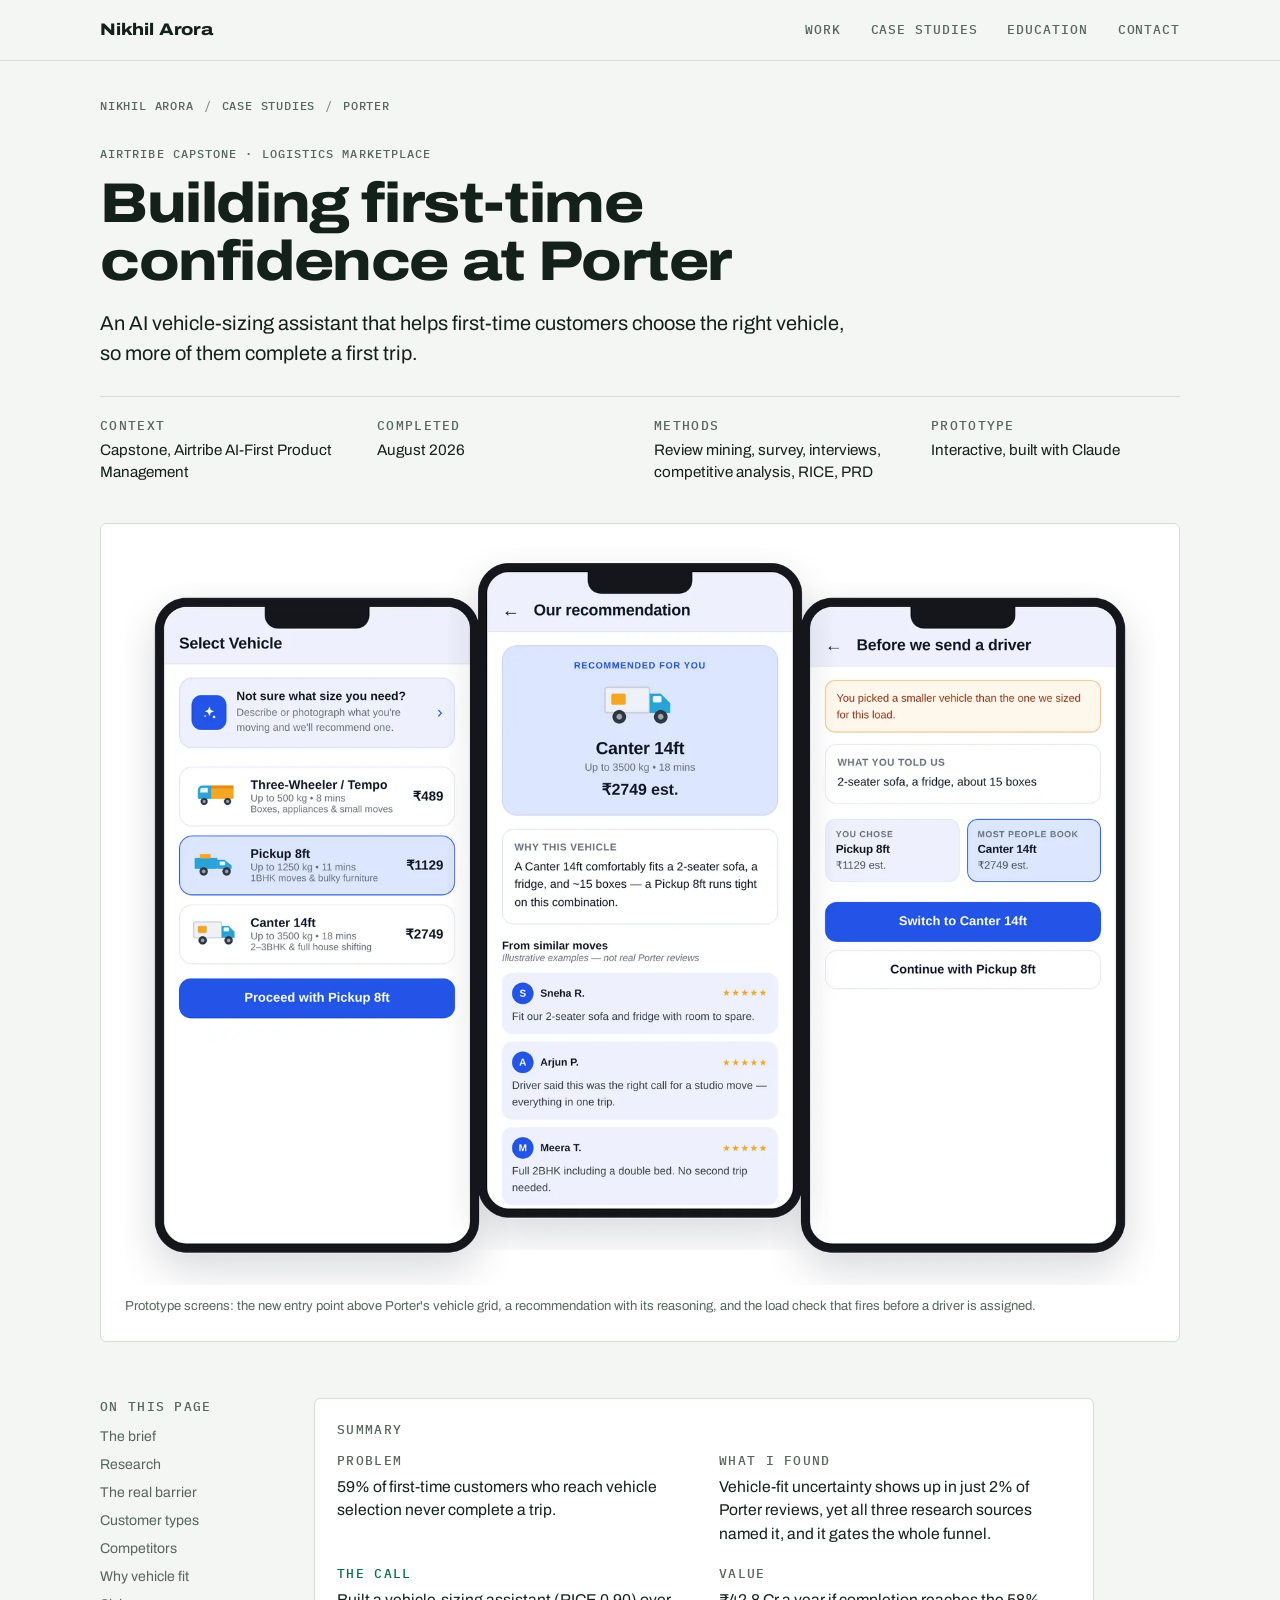
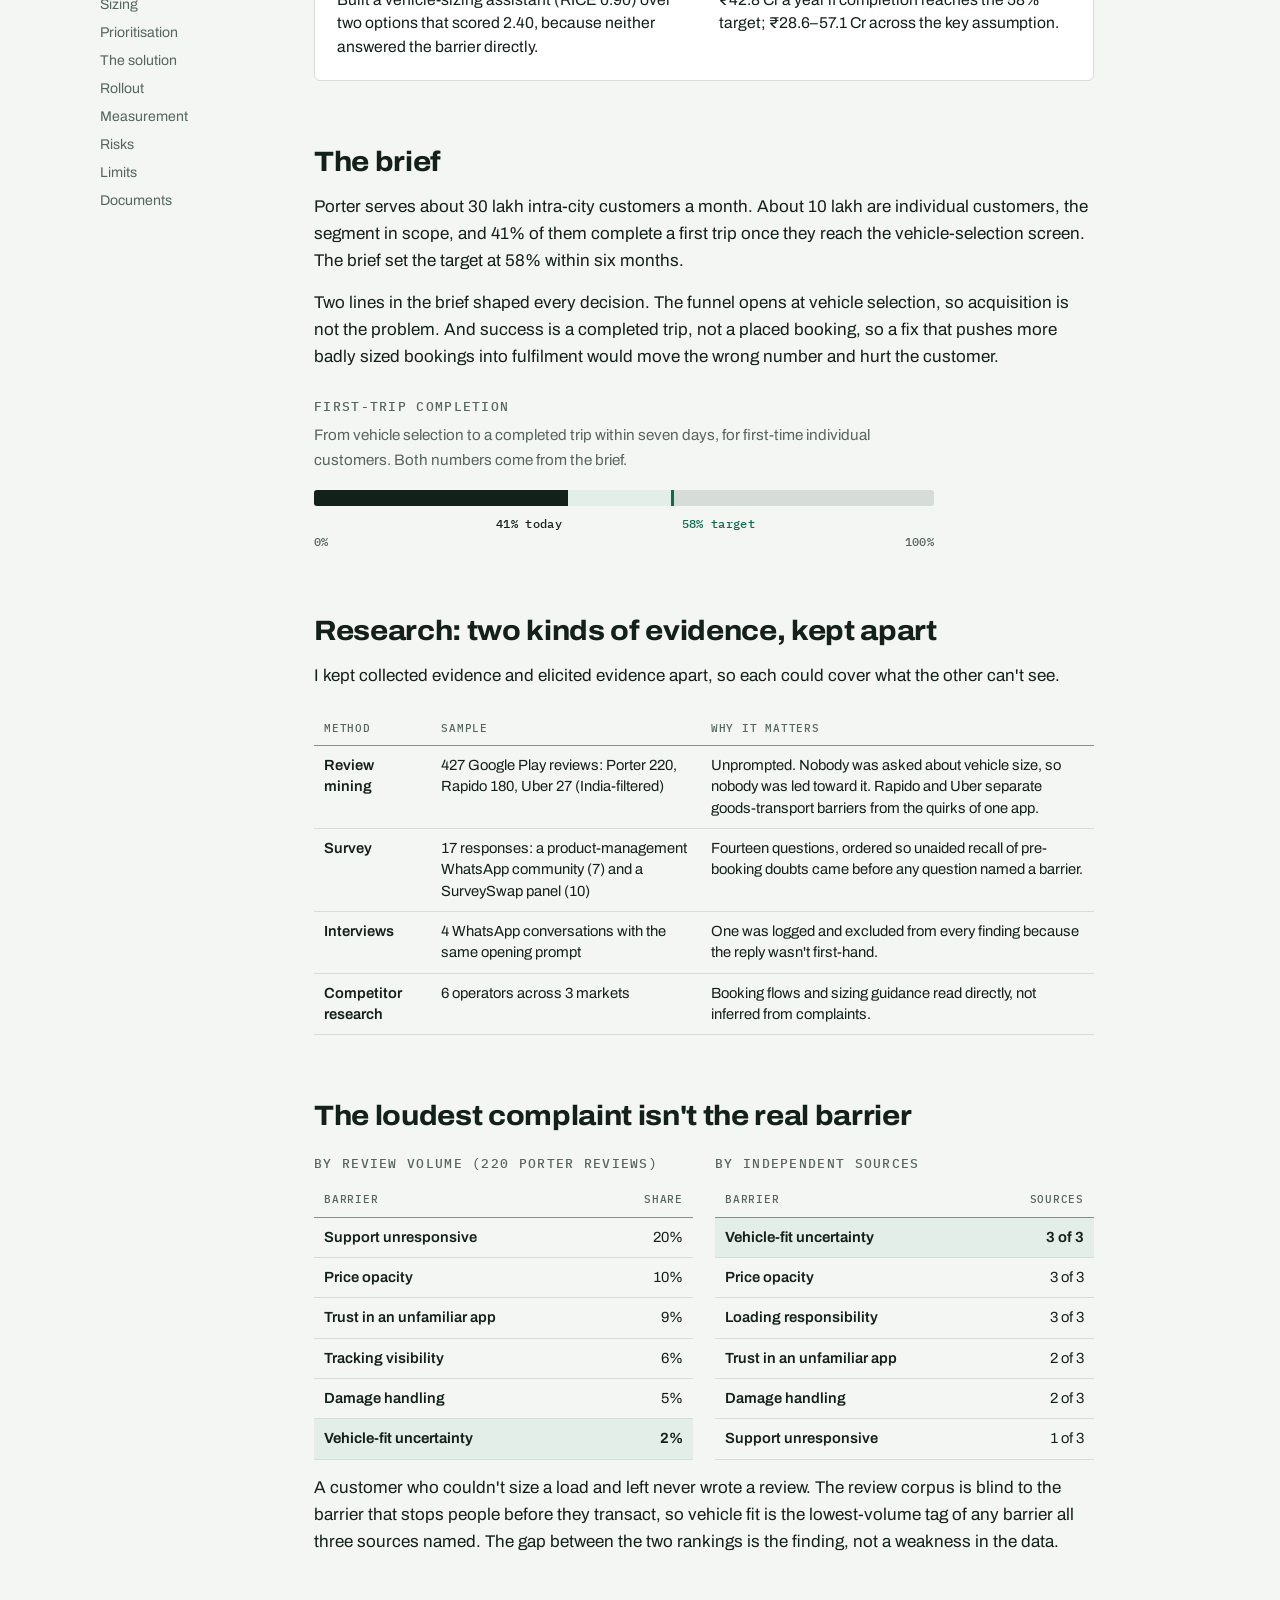
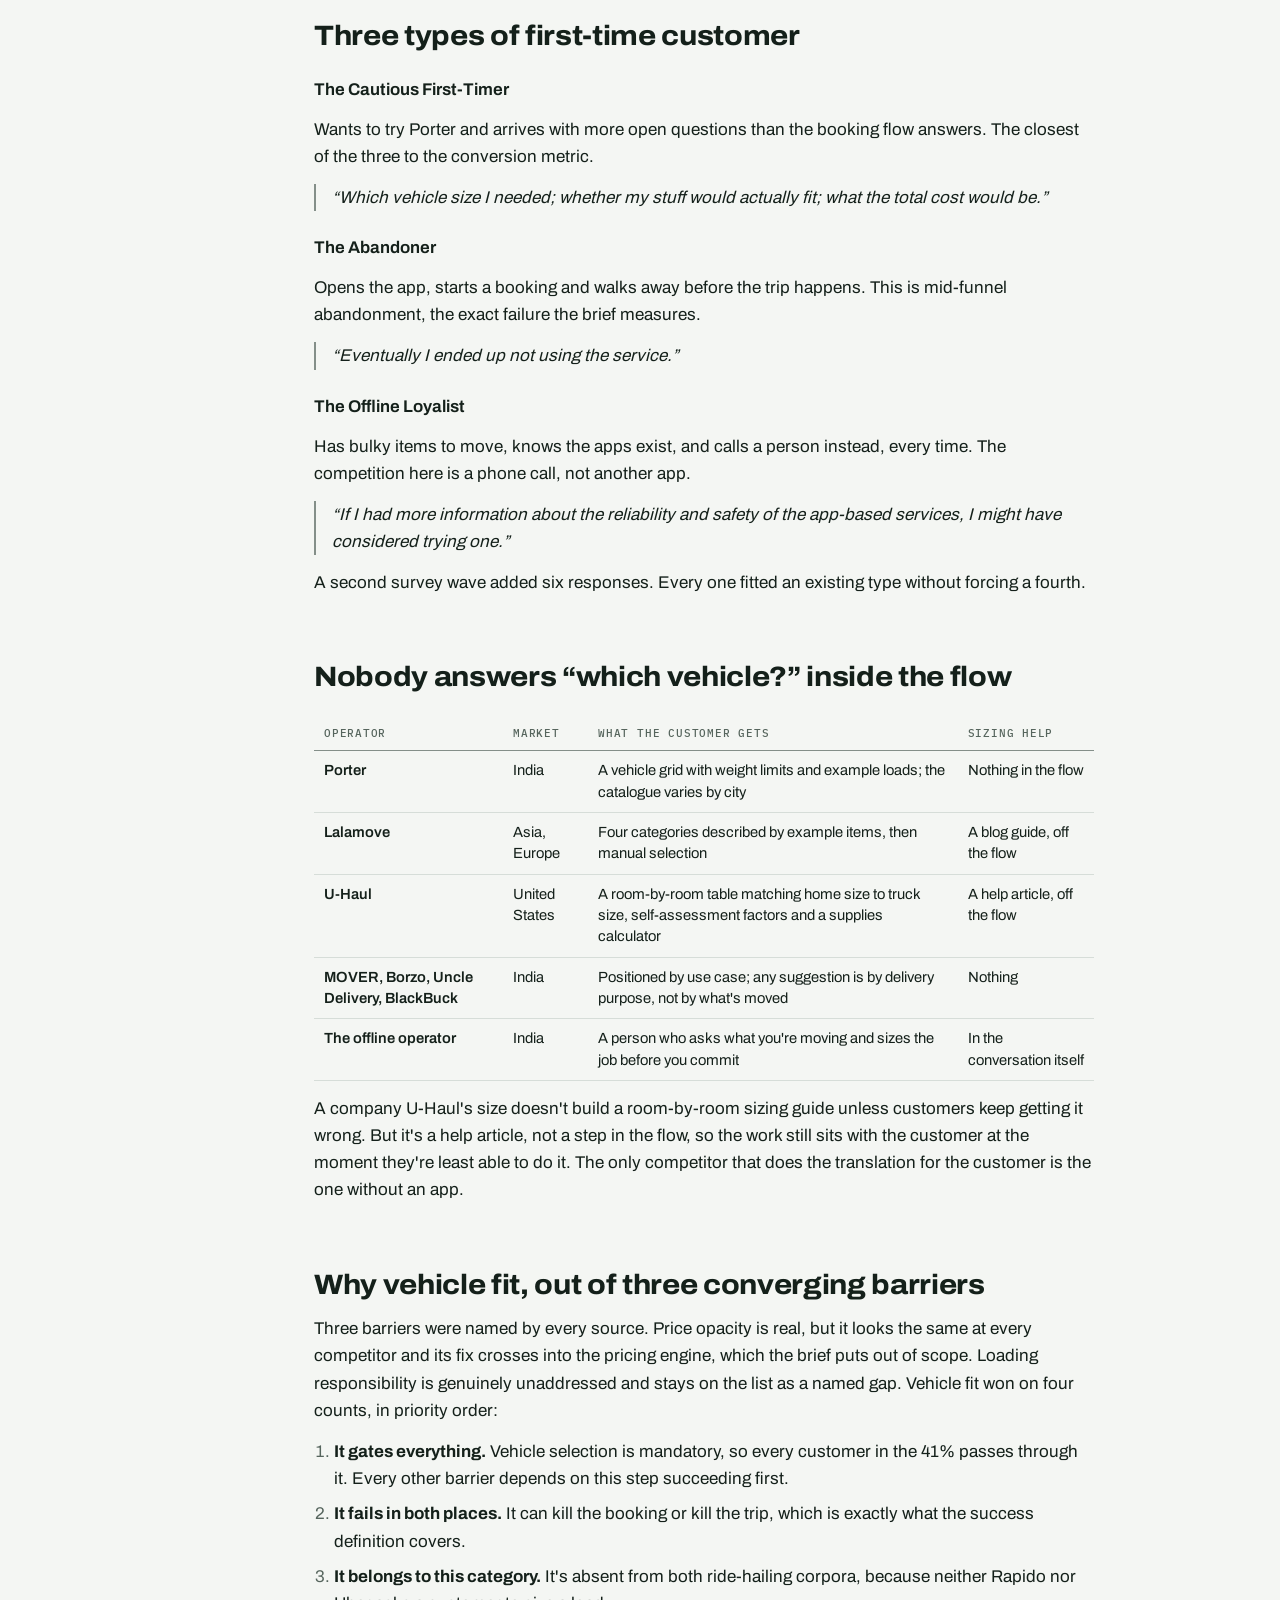
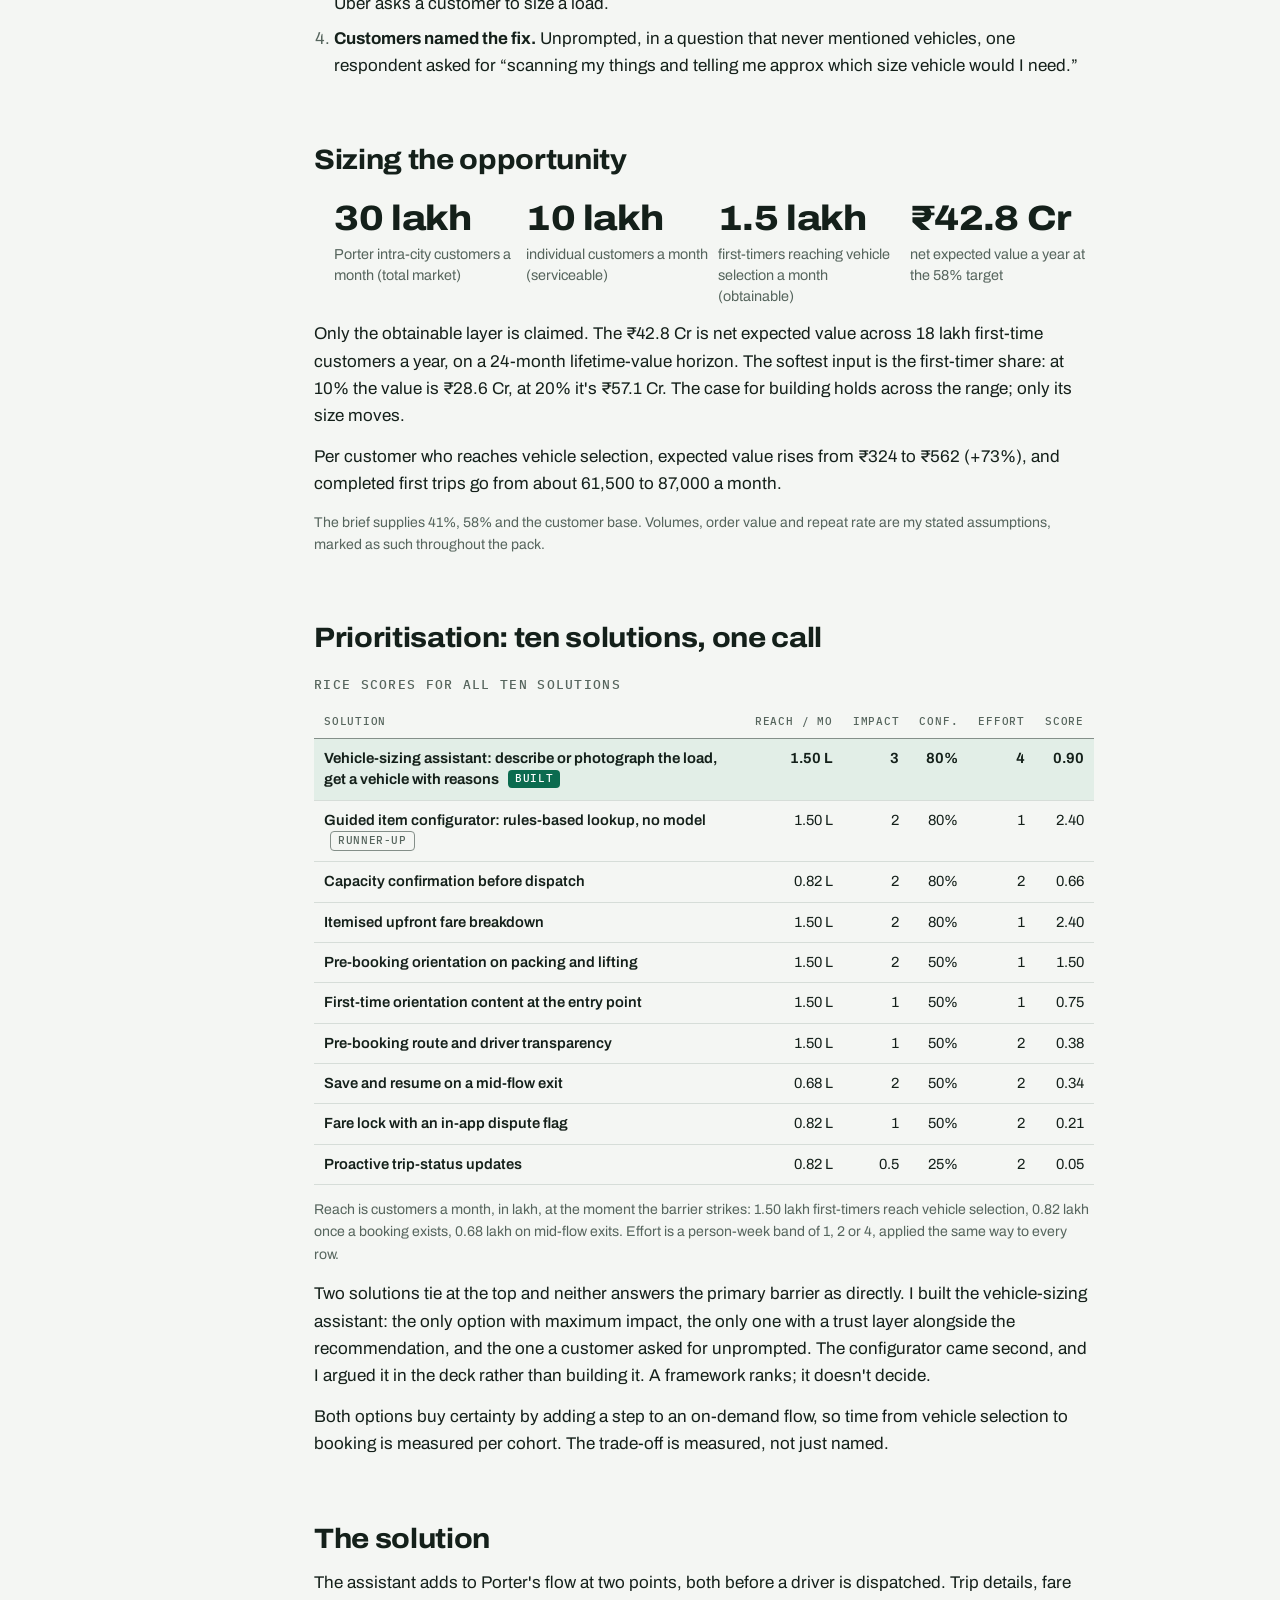
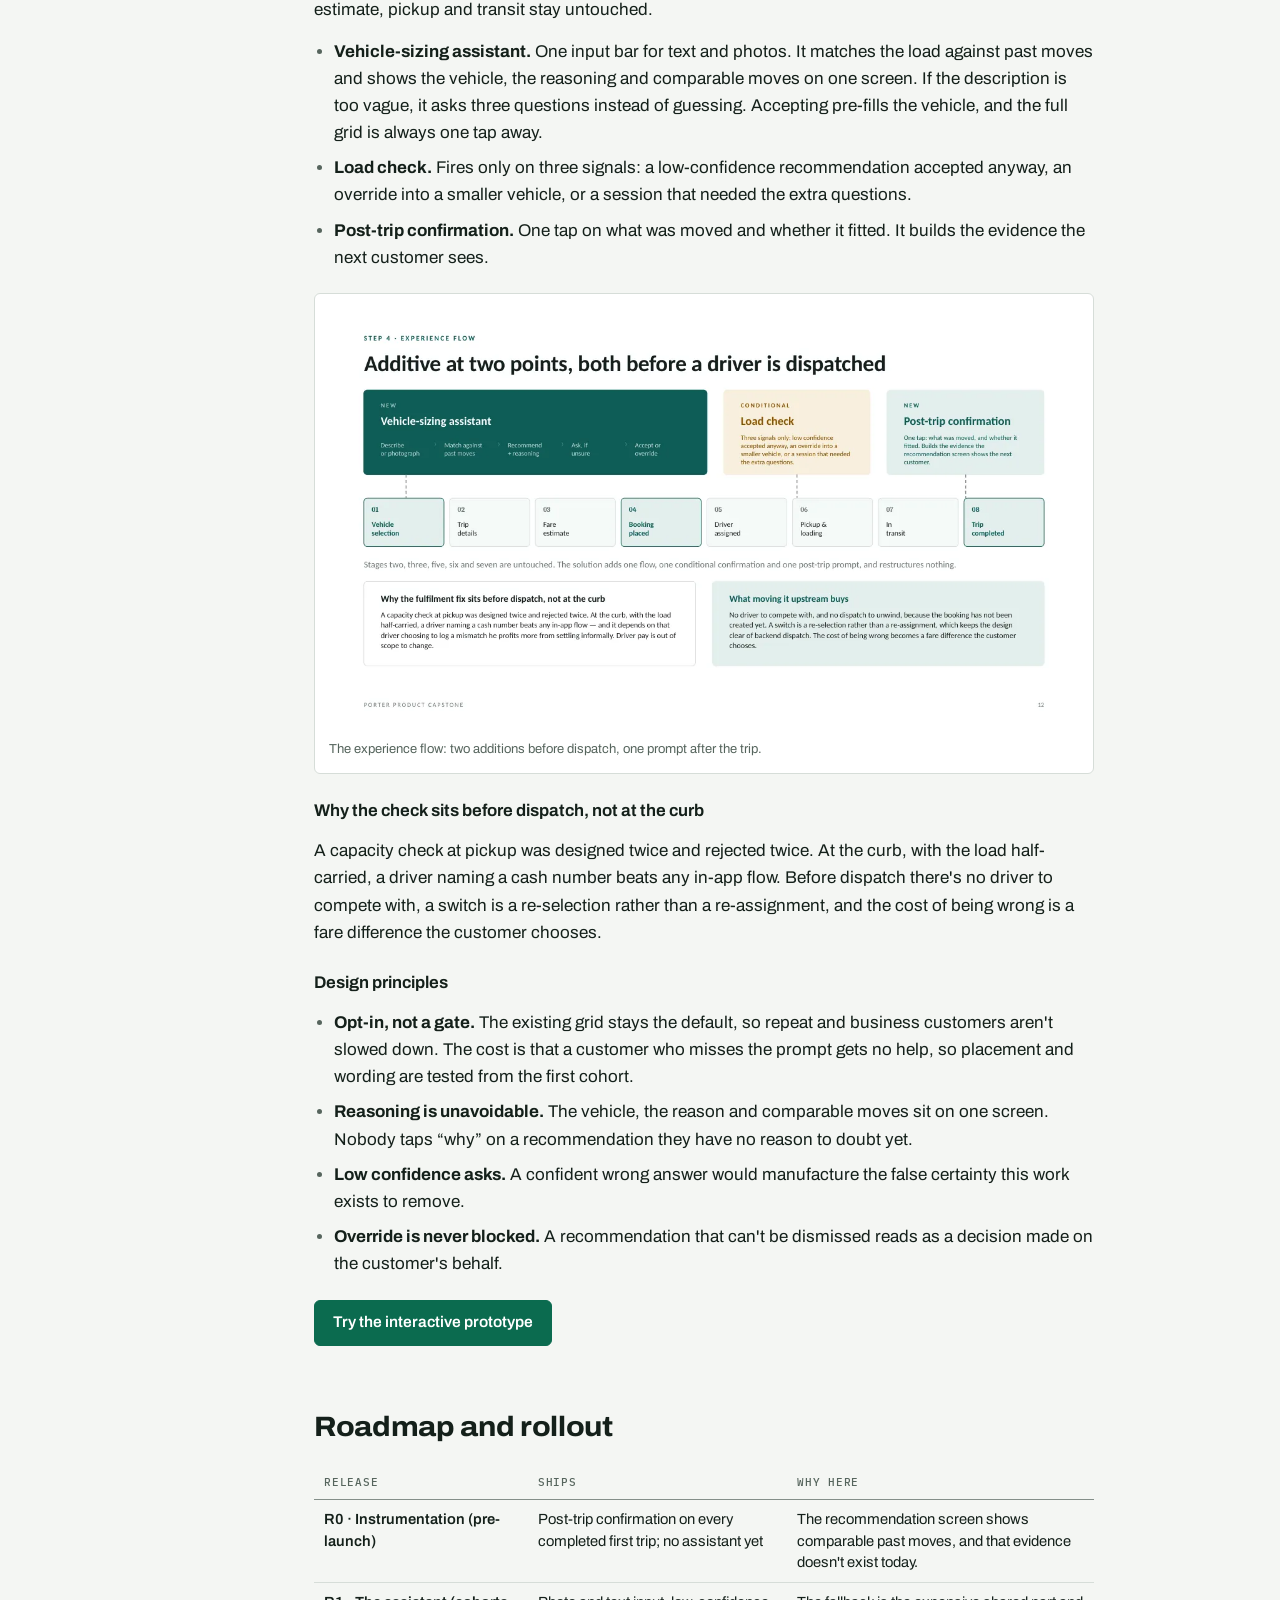
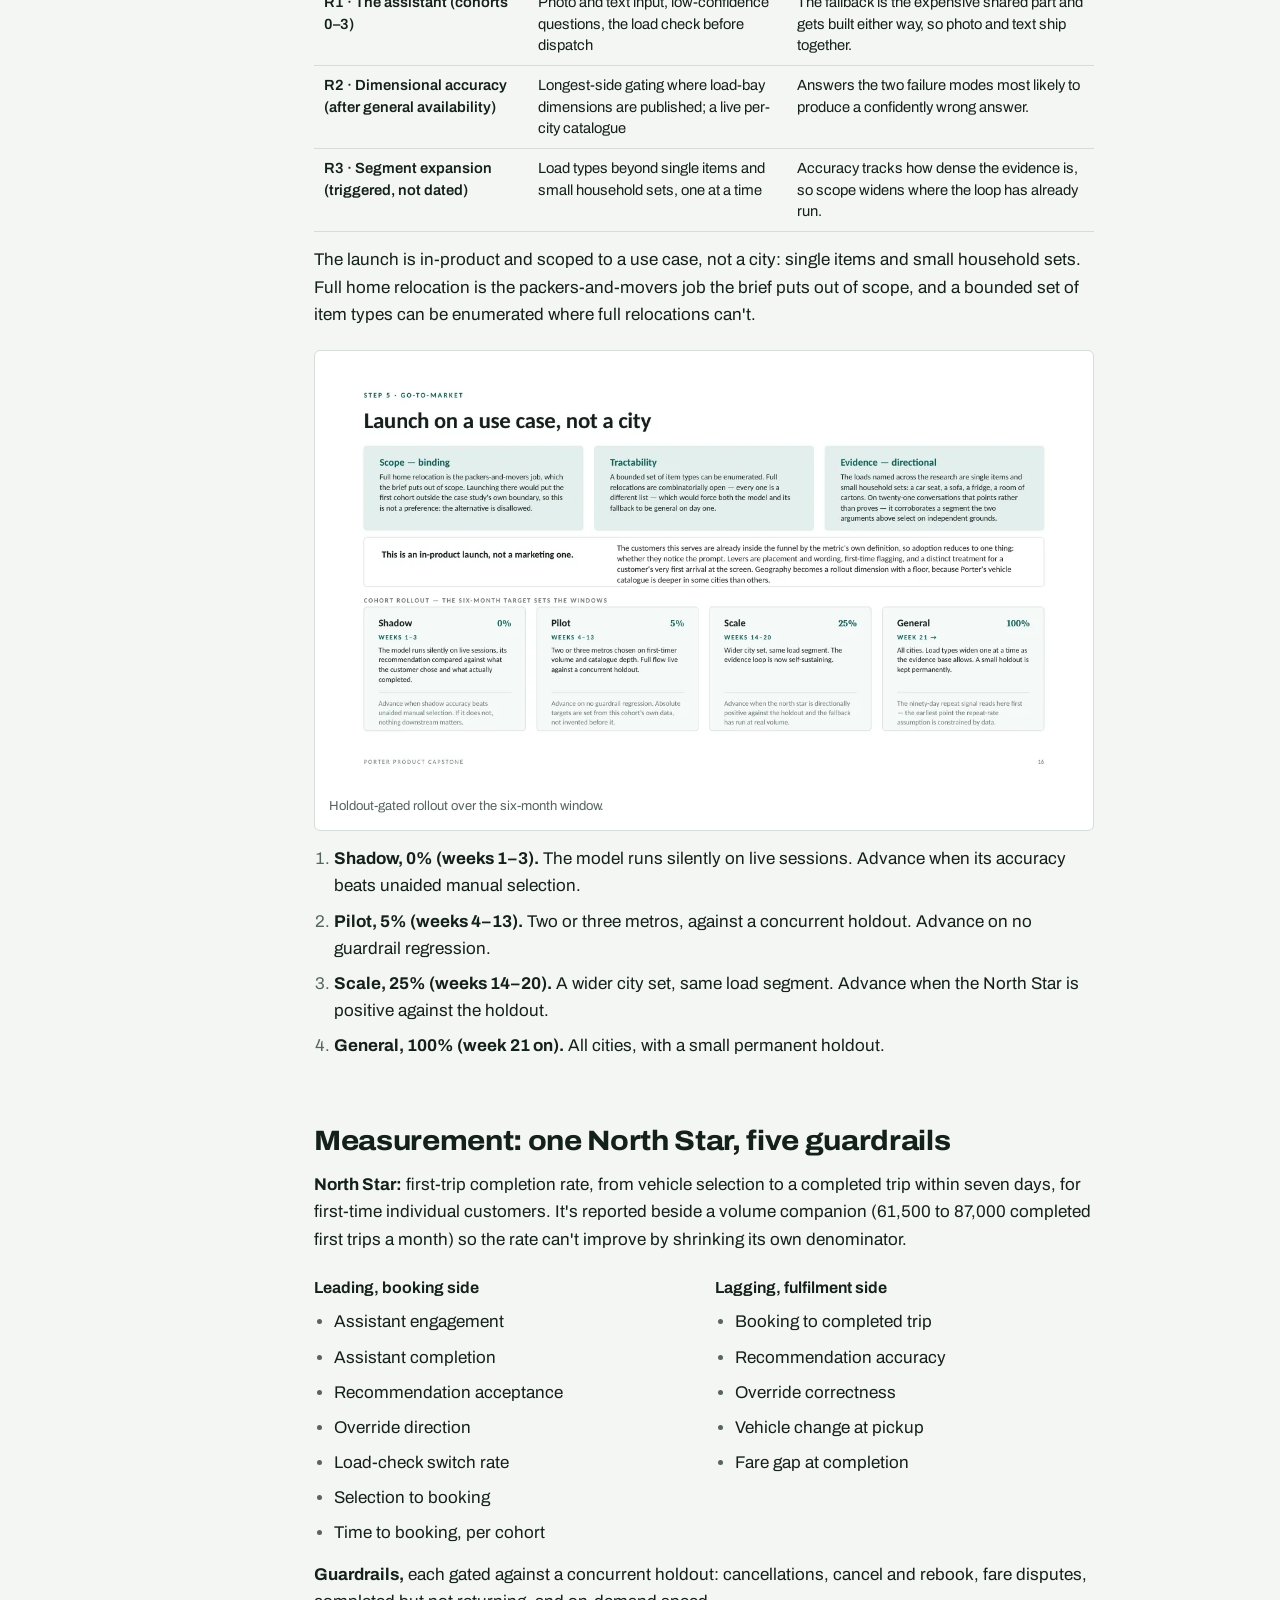
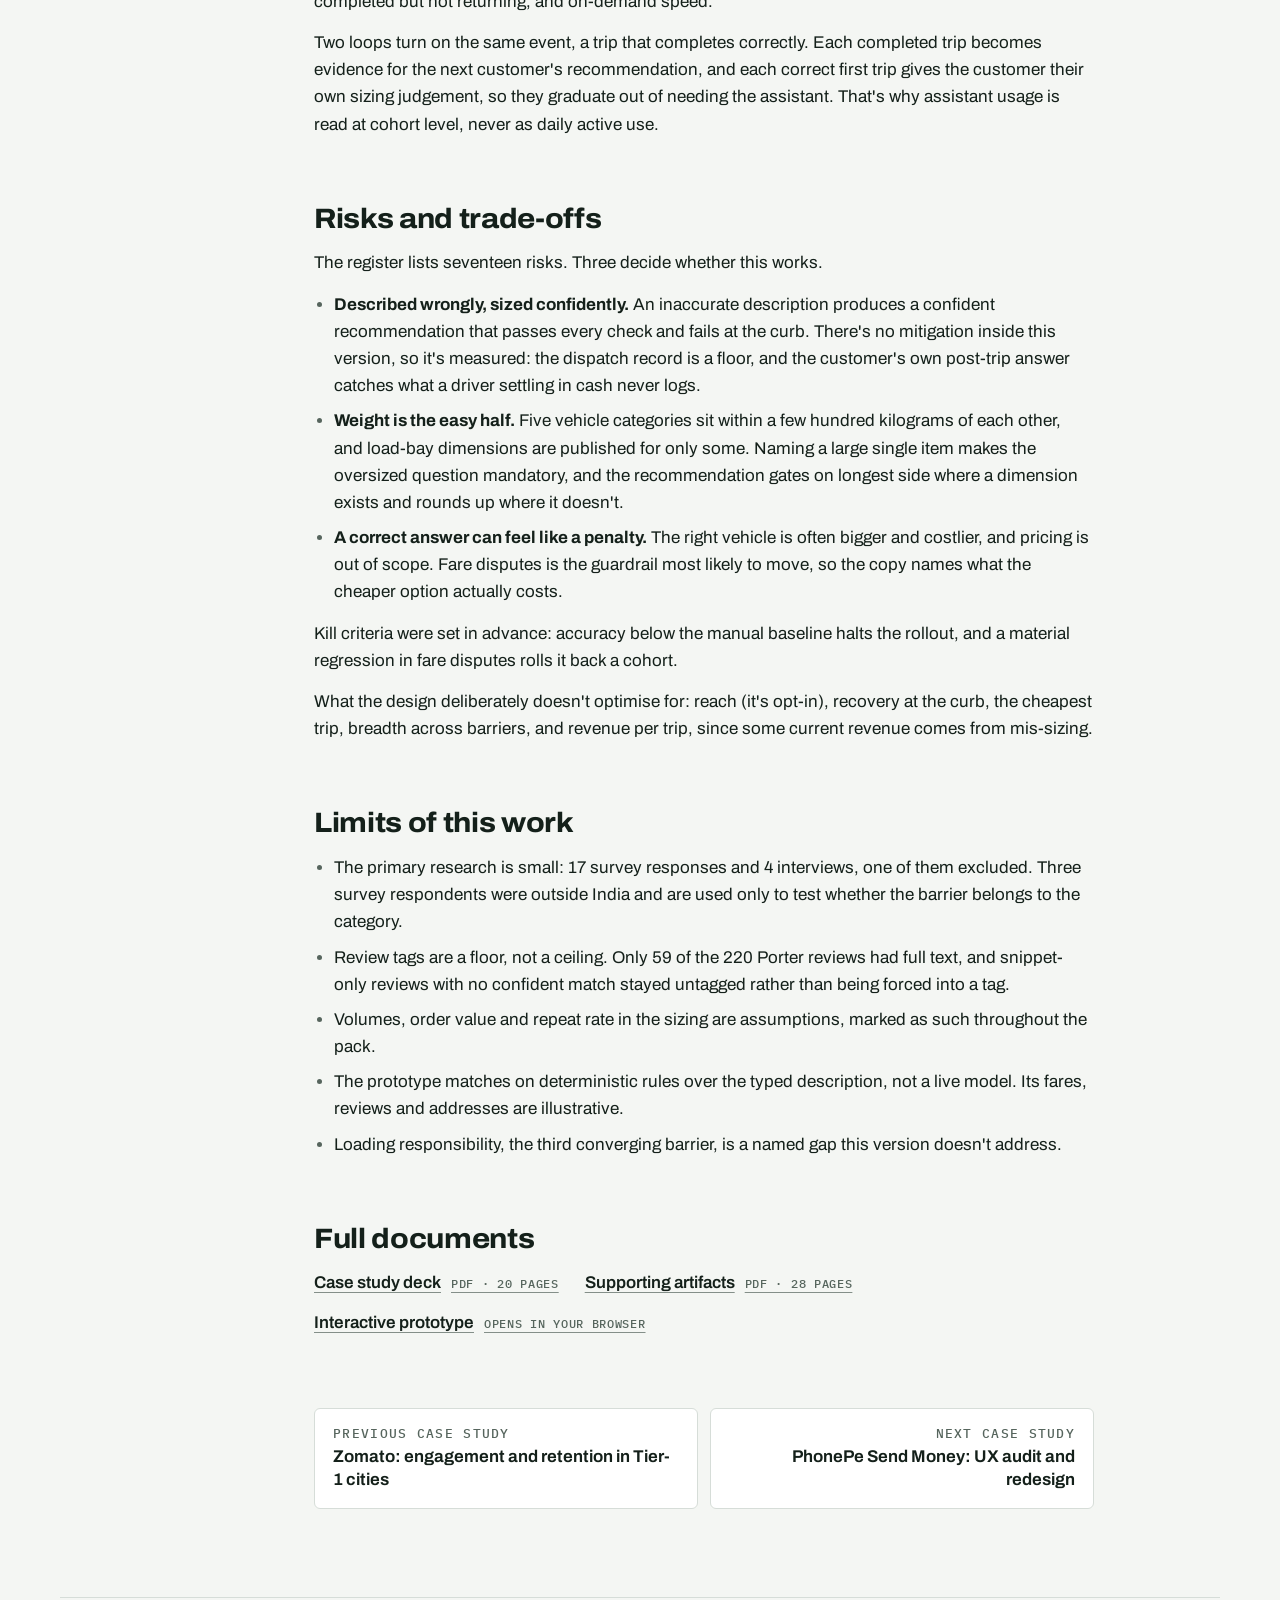
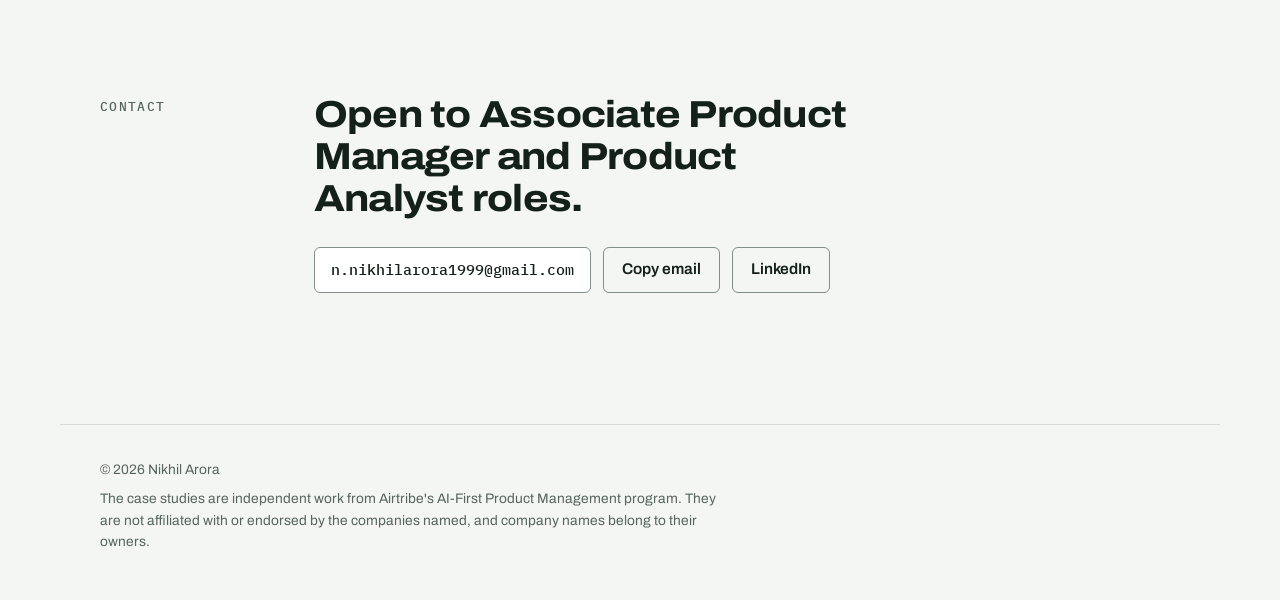
<file: case-studies/porter-first-trip-conversion.html>
<!doctype html>
<html lang="en-IN">
<head>
<meta charset="utf-8">
<meta name="viewport" content="width=device-width, initial-scale=1, viewport-fit=cover">
<title>Porter Case Study: First-Trip Completion | Nikhil Arora</title>
<meta name="description" content="How I found what stops first-time Porter customers, sized the fix at ₹42.8 Cr a year and prototyped an AI vehicle-sizing assistant.">
<link rel="canonical" href="https://nikhilarorapm.github.io/case-studies/porter-first-trip-conversion.html">
<meta name="author" content="Nikhil Arora">
<meta name="robots" content="index, follow, max-image-preview:large">
<meta name="color-scheme" content="light dark">
<meta name="theme-color" content="#F4F6F3" media="(prefers-color-scheme: light)">
<meta name="theme-color" content="#0E1411" media="(prefers-color-scheme: dark)">

<meta property="og:type" content="article">
<meta property="og:site_name" content="Nikhil Arora">
<meta property="og:locale" content="en_IN">
<meta property="og:url" content="https://nikhilarorapm.github.io/case-studies/porter-first-trip-conversion.html">
<meta property="og:title" content="Porter Case Study: First-Trip Completion | Nikhil Arora">
<meta property="og:description" content="How I found what stops first-time Porter customers, sized the fix at ₹42.8 Cr a year and prototyped an AI vehicle-sizing assistant.">
<meta property="og:image" content="https://nikhilarorapm.github.io/assets/img/og-porter.jpg">
<meta property="og:image:width" content="1200">
<meta property="og:image:height" content="630">
<meta property="og:image:alt" content="Case study: Building first-time confidence at Porter, an AI vehicle-sizing assistant.">
<meta property="article:published_time" content="2026-10-01">
<meta property="article:author" content="https://nikhilarorapm.github.io/">
<meta name="twitter:card" content="summary_large_image">
<meta name="twitter:title" content="Porter Case Study: First-Trip Completion | Nikhil Arora">
<meta name="twitter:description" content="How I found what stops first-time Porter customers, sized the fix at ₹42.8 Cr a year and prototyped an AI vehicle-sizing assistant.">
<meta name="twitter:image" content="https://nikhilarorapm.github.io/assets/img/og-porter.jpg">

<link rel="icon" href="../favicon.svg" type="image/svg+xml">
<link rel="icon" href="../favicon.ico" sizes="32x32">
<link rel="apple-touch-icon" href="../apple-touch-icon.png">
<link rel="manifest" href="../site.webmanifest">
<link rel="preload" href="../assets/fonts/archivo-var.woff2" as="font" type="font/woff2" crossorigin>
<link rel="stylesheet" href="../assets/css/site.css">
<script type="application/ld+json">
{
  "@context": "https://schema.org",
  "@graph": [
    {
      "@type": "Article",
      "@id": "https://nikhilarorapm.github.io/case-studies/porter-first-trip-conversion.html#article",
      "headline": "Building first-time confidence at Porter",
      "description": "How I found what stops first-time Porter customers, sized the fix at ₹42.8 Cr a year and prototyped an AI vehicle-sizing assistant.",
      "url": "https://nikhilarorapm.github.io/case-studies/porter-first-trip-conversion.html",
      "mainEntityOfPage": "https://nikhilarorapm.github.io/case-studies/porter-first-trip-conversion.html",
      "image": "https://nikhilarorapm.github.io/assets/img/og-porter.jpg",
      "datePublished": "2026-10-01",
      "dateModified": "2026-10-01",
      "inLanguage": "en-IN",
      "author": {
        "@type": "Person",
        "@id": "https://nikhilarorapm.github.io/#person",
        "name": "Nikhil Arora",
        "url": "https://nikhilarorapm.github.io/"
      },
      "publisher": {
        "@type": "Person",
        "@id": "https://nikhilarorapm.github.io/#person",
        "name": "Nikhil Arora",
        "url": "https://nikhilarorapm.github.io/"
      },
      "isPartOf": {
        "@id": "https://nikhilarorapm.github.io/#website"
      },
      "about": {
        "@type": "Organization",
        "name": "Porter"
      },
      "keywords": "Porter case study, first-trip conversion, vehicle sizing, user research, RICE, PRD, product management"
    },
    {
      "@type": "BreadcrumbList",
      "itemListElement": [
        {
          "@type": "ListItem",
          "position": 1,
          "name": "Nikhil Arora",
          "item": "https://nikhilarorapm.github.io/"
        },
        {
          "@type": "ListItem",
          "position": 2,
          "name": "Building first-time confidence at Porter",
          "item": "https://nikhilarorapm.github.io/case-studies/porter-first-trip-conversion.html"
        }
      ]
    }
  ]
}
</script>
</head>
<body>
<a class="skip" href="#main">Skip to content</a>

<header class="site-head">
  <div class="wrap head-row">
    <a class="brand" href="../index.html">Nikhil Arora</a>
    <nav class="site-nav" aria-label="Sections">
      <a href="../index.html#work">Work</a>
      <a class="opt" href="../index.html#case-studies">Case studies</a>
      <a class="opt" href="../index.html#education">Education</a>
      <a href="#contact">Contact</a>
    </nav>
  </div>
</header>

<main id="main">
  <div class="wrap">
    <nav class="crumbs" aria-label="Breadcrumb"><ol><li><a href="../index.html">Nikhil Arora</a></li><li><a href="../index.html#case-studies">Case studies</a></li><li aria-current="page">Porter</li></ol></nav>
  </div>
  <article class="wrap cs" aria-labelledby="cs-title">
    <header class="cs-head">
      <p class="kicker">Airtribe capstone · Logistics marketplace</p>
      <h1 id="cs-title">Building first-time confidence at Porter</h1>
      <p class="cs-lede">An AI vehicle-sizing assistant that helps first-time customers choose the right vehicle, so more of them complete a first trip.</p>
      <dl class="cs-meta"><div><dt class="label">Context</dt><dd>Capstone, Airtribe AI-First Product Management</dd></div><div><dt class="label">Completed</dt><dd>August 2026</dd></div><div><dt class="label">Methods</dt><dd>Review mining, survey, interviews, competitive analysis, RICE, PRD</dd></div><div><dt class="label">Prototype</dt><dd>Interactive, built with Claude</dd></div></dl>
    </header>
    <figure class="cs-hero"><img src="../assets/img/porter-prototype-screens-800.webp" srcset="../assets/img/porter-prototype-screens-800.webp 800w, ../assets/img/porter-prototype-screens-1600.webp 1600w" sizes="(min-width: 1160px) 1060px, 92vw" width="800" height="573" alt="Three prototype screens: vehicle selection with a new entry point, a Canter 14ft recommendation with its reasoning, and a load check before a driver is sent." fetchpriority="high" decoding="async"><figcaption>Prototype screens: the new entry point above Porter's vehicle grid, a recommendation with its reasoning, and the load check that fires before a driver is assigned.</figcaption></figure>
    <div class="cs-layout">
      <nav class="toc" aria-label="On this page"><p class="label">On this page</p><ol><li><a href="#brief">The brief</a></li><li><a href="#research">Research</a></li><li><a href="#barrier">The real barrier</a></li><li><a href="#segments">Customer types</a></li><li><a href="#competitors">Competitors</a></li><li><a href="#choice">Why vehicle fit</a></li><li><a href="#sizing">Sizing</a></li><li><a href="#prioritisation">Prioritisation</a></li><li><a href="#solution">The solution</a></li><li><a href="#rollout">Rollout</a></li><li><a href="#measurement">Measurement</a></li><li><a href="#risks">Risks</a></li><li><a href="#limits">Limits</a></li><li><a href="#documents">Documents</a></li></ol></nav>
      <div class="cs-body">
<section class="summary" aria-labelledby="summary-h">
<h2 class="label" id="summary-h">Summary</h2>
<dl><div><dt class="label">Problem</dt><dd>59% of first-time customers who reach vehicle selection never complete a trip.</dd></div><div><dt class="label">What I found</dt><dd>Vehicle-fit uncertainty shows up in just 2% of Porter reviews, yet all three research sources named it, and it gates the whole funnel.</dd></div><div><dt class="label call">The call</dt><dd>Built a vehicle-sizing assistant (RICE 0.90) over two options that scored 2.40, because neither answered the barrier directly.</dd></div><div><dt class="label">Value</dt><dd>₹42.8 Cr a year if completion reaches the 58% target; ₹28.6–57.1 Cr across the key assumption.</dd></div></dl>
</section>
<section class="cs-sec" id="brief" aria-labelledby="brief-h">
<h2 id="brief-h">The brief</h2>
<p>Porter serves about 30 lakh intra-city customers a month. About 10 lakh are individual customers, the segment in scope, and 41% of them complete a first trip once they reach the vehicle-selection screen. The brief set the target at 58% within six months.</p>
<p>Two lines in the brief shaped every decision. The funnel opens at vehicle selection, so acquisition is not the problem. And success is a completed trip, not a placed booking, so a fix that pushes more badly sized bookings into fulfilment would move the wrong number and hurt the customer.</p>
<figure class="meter">
<figcaption><span class="label">First-trip completion</span><p class="meter-note">From vehicle selection to a completed trip within seven days, for first-time individual customers. Both numbers come from the brief.</p></figcaption>
<div class="track" role="img" aria-label="41% today; target 58%"><span class="target"></span><span class="now"></span></div>
<div class="ticks" aria-hidden="true"><span class="t-now">41% today</span><span class="t-target">58% target</span><span class="t-start">0%</span><span class="t-end">100%</span></div>
</figure>
</section>
<section class="cs-sec" id="research" aria-labelledby="research-h">
<h2 id="research-h">Research: two kinds of evidence, kept apart</h2>
<p>I kept collected evidence and elicited evidence apart, so each could cover what the other can't see.</p>
<div class="table-scroll"><table class="data-table"><thead><tr><th scope="col">Method</th><th scope="col">Sample</th><th scope="col">Why it matters</th></tr></thead><tbody><tr><th scope="row">Review mining</th><td>427 Google Play reviews: Porter 220, Rapido 180, Uber 27 (India-filtered)</td><td>Unprompted. Nobody was asked about vehicle size, so nobody was led toward it. Rapido and Uber separate goods-transport barriers from the quirks of one app.</td></tr><tr><th scope="row">Survey</th><td>17 responses: a product-management WhatsApp community (7) and a SurveySwap panel (10)</td><td>Fourteen questions, ordered so unaided recall of pre-booking doubts came before any question named a barrier.</td></tr><tr><th scope="row">Interviews</th><td>4 WhatsApp conversations with the same opening prompt</td><td>One was logged and excluded from every finding because the reply wasn't first-hand.</td></tr><tr><th scope="row">Competitor research</th><td>6 operators across 3 markets</td><td>Booking flows and sizing guidance read directly, not inferred from complaints.</td></tr></tbody></table></div>
</section>
<section class="cs-sec" id="barrier" aria-labelledby="barrier-h">
<h2 id="barrier-h">The loudest complaint isn't the real barrier</h2>
<div class="pair">
<div class="table-scroll"><table class="data-table"><caption class="label">By review volume (220 Porter reviews)</caption><thead><tr><th scope="col">Barrier</th><th scope="col" class="n">Share</th></tr></thead><tbody><tr><th scope="row">Support unresponsive</th><td class="n">20%</td></tr><tr><th scope="row">Price opacity</th><td class="n">10%</td></tr><tr><th scope="row">Trust in an unfamiliar app</th><td class="n">9%</td></tr><tr><th scope="row">Tracking visibility</th><td class="n">6%</td></tr><tr><th scope="row">Damage handling</th><td class="n">5%</td></tr><tr class="hl"><th scope="row">Vehicle-fit uncertainty</th><td class="n">2%</td></tr></tbody></table></div>
<div class="table-scroll"><table class="data-table"><caption class="label">By independent sources</caption><thead><tr><th scope="col">Barrier</th><th scope="col" class="n">Sources</th></tr></thead><tbody><tr class="hl"><th scope="row">Vehicle-fit uncertainty</th><td class="n">3 of 3</td></tr><tr><th scope="row">Price opacity</th><td class="n">3 of 3</td></tr><tr><th scope="row">Loading responsibility</th><td class="n">3 of 3</td></tr><tr><th scope="row">Trust in an unfamiliar app</th><td class="n">2 of 3</td></tr><tr><th scope="row">Damage handling</th><td class="n">2 of 3</td></tr><tr><th scope="row">Support unresponsive</th><td class="n">1 of 3</td></tr></tbody></table></div>
</div>
<p>A customer who couldn't size a load and left never wrote a review. The review corpus is blind to the barrier that stops people before they transact, so vehicle fit is the lowest-volume tag of any barrier all three sources named. The gap between the two rankings is the finding, not a weakness in the data.</p>
</section>
<section class="cs-sec" id="segments" aria-labelledby="segments-h">
<h2 id="segments-h">Three types of first-time customer</h2>
<h3>The Cautious First-Timer</h3>
<p>Wants to try Porter and arrives with more open questions than the booking flow answers. The closest of the three to the conversion metric.</p>
<blockquote class="quote"><p>“Which vehicle size I needed; whether my stuff would actually fit; what the total cost would be.”</p></blockquote>
<h3>The Abandoner</h3>
<p>Opens the app, starts a booking and walks away before the trip happens. This is mid-funnel abandonment, the exact failure the brief measures.</p>
<blockquote class="quote"><p>“Eventually I ended up not using the service.”</p></blockquote>
<h3>The Offline Loyalist</h3>
<p>Has bulky items to move, knows the apps exist, and calls a person instead, every time. The competition here is a phone call, not another app.</p>
<blockquote class="quote"><p>“If I had more information about the reliability and safety of the app-based services, I might have considered trying one.”</p></blockquote>
<p>A second survey wave added six responses. Every one fitted an existing type without forcing a fourth.</p>
</section>
<section class="cs-sec" id="competitors" aria-labelledby="competitors-h">
<h2 id="competitors-h">Nobody answers “which vehicle?” inside the flow</h2>
<div class="table-scroll"><table class="data-table wide"><thead><tr><th scope="col">Operator</th><th scope="col">Market</th><th scope="col">What the customer gets</th><th scope="col">Sizing help</th></tr></thead><tbody><tr><th scope="row">Porter</th><td>India</td><td>A vehicle grid with weight limits and example loads; the catalogue varies by city</td><td>Nothing in the flow</td></tr><tr><th scope="row">Lalamove</th><td>Asia, Europe</td><td>Four categories described by example items, then manual selection</td><td>A blog guide, off the flow</td></tr><tr><th scope="row">U-Haul</th><td>United States</td><td>A room-by-room table matching home size to truck size, self-assessment factors and a supplies calculator</td><td>A help article, off the flow</td></tr><tr><th scope="row">MOVER, Borzo, Uncle Delivery, BlackBuck</th><td>India</td><td>Positioned by use case; any suggestion is by delivery purpose, not by what's moved</td><td>Nothing</td></tr><tr><th scope="row">The offline operator</th><td>India</td><td>A person who asks what you're moving and sizes the job before you commit</td><td>In the conversation itself</td></tr></tbody></table></div>
<p>A company U-Haul's size doesn't build a room-by-room sizing guide unless customers keep getting it wrong. But it's a help article, not a step in the flow, so the work still sits with the customer at the moment they're least able to do it. The only competitor that does the translation for the customer is the one without an app.</p>
</section>
<section class="cs-sec" id="choice" aria-labelledby="choice-h">
<h2 id="choice-h">Why vehicle fit, out of three converging barriers</h2>
<p>Three barriers were named by every source. Price opacity is real, but it looks the same at every competitor and its fix crosses into the pricing engine, which the brief puts out of scope. Loading responsibility is genuinely unaddressed and stays on the list as a named gap. Vehicle fit won on four counts, in priority order:</p>
<ol>
<li><strong>It gates everything.</strong> Vehicle selection is mandatory, so every customer in the 41% passes through it. Every other barrier depends on this step succeeding first.</li>
<li><strong>It fails in both places.</strong> It can kill the booking or kill the trip, which is exactly what the success definition covers.</li>
<li><strong>It belongs to this category.</strong> It's absent from both ride-hailing corpora, because neither Rapido nor Uber asks a customer to size a load.</li>
<li><strong>Customers named the fix.</strong> Unprompted, in a question that never mentioned vehicles, one respondent asked for “scanning my things and telling me approx which size vehicle would I need.”</li>
</ol>
</section>
<section class="cs-sec" id="sizing" aria-labelledby="sizing-h">
<h2 id="sizing-h">Sizing the opportunity</h2>
<ul class="stats"><li><span class="num">30 lakh</span><span class="lbl">Porter intra-city customers a month (total market)</span></li><li><span class="num">10 lakh</span><span class="lbl">individual customers a month (serviceable)</span></li><li><span class="num">1.5 lakh</span><span class="lbl">first-timers reaching vehicle selection a month (obtainable)</span></li><li><span class="num">₹42.8 Cr</span><span class="lbl">net expected value a year at the 58% target</span></li></ul>
<p>Only the obtainable layer is claimed. The ₹42.8 Cr is net expected value across 18 lakh first-time customers a year, on a 24-month lifetime-value horizon. The softest input is the first-timer share: at 10% the value is ₹28.6 Cr, at 20% it's ₹57.1 Cr. The case for building holds across the range; only its size moves.</p>
<p>Per customer who reaches vehicle selection, expected value rises from ₹324 to ₹562 (+73%), and completed first trips go from about 61,500 to 87,000 a month.</p>
<p class="small-note">The brief supplies 41%, 58% and the customer base. Volumes, order value and repeat rate are my stated assumptions, marked as such throughout the pack.</p>
</section>
<section class="cs-sec" id="prioritisation" aria-labelledby="prioritisation-h">
<h2 id="prioritisation-h">Prioritisation: ten solutions, one call</h2>
<div class="table-scroll"><table class="data-table wide"><caption class="label">RICE scores for all ten solutions</caption><thead><tr><th scope="col">Solution</th><th scope="col" class="n">Reach / mo</th><th scope="col" class="n">Impact</th><th scope="col" class="n">Conf.</th><th scope="col" class="n">Effort</th><th scope="col" class="n">Score</th></tr></thead><tbody><tr class="hl"><th scope="row">Vehicle-sizing assistant: describe or photograph the load, get a vehicle with reasons <span class="tag">Built</span></th><td class="n">1.50 L</td><td class="n">3</td><td class="n">80%</td><td class="n">4</td><td class="n">0.90</td></tr><tr><th scope="row">Guided item configurator: rules-based lookup, no model <span class="tag tag-muted">Runner-up</span></th><td class="n">1.50 L</td><td class="n">2</td><td class="n">80%</td><td class="n">1</td><td class="n">2.40</td></tr><tr><th scope="row">Capacity confirmation before dispatch</th><td class="n">0.82 L</td><td class="n">2</td><td class="n">80%</td><td class="n">2</td><td class="n">0.66</td></tr><tr><th scope="row">Itemised upfront fare breakdown</th><td class="n">1.50 L</td><td class="n">2</td><td class="n">80%</td><td class="n">1</td><td class="n">2.40</td></tr><tr><th scope="row">Pre-booking orientation on packing and lifting</th><td class="n">1.50 L</td><td class="n">2</td><td class="n">50%</td><td class="n">1</td><td class="n">1.50</td></tr><tr><th scope="row">First-time orientation content at the entry point</th><td class="n">1.50 L</td><td class="n">1</td><td class="n">50%</td><td class="n">1</td><td class="n">0.75</td></tr><tr><th scope="row">Pre-booking route and driver transparency</th><td class="n">1.50 L</td><td class="n">1</td><td class="n">50%</td><td class="n">2</td><td class="n">0.38</td></tr><tr><th scope="row">Save and resume on a mid-flow exit</th><td class="n">0.68 L</td><td class="n">2</td><td class="n">50%</td><td class="n">2</td><td class="n">0.34</td></tr><tr><th scope="row">Fare lock with an in-app dispute flag</th><td class="n">0.82 L</td><td class="n">1</td><td class="n">50%</td><td class="n">2</td><td class="n">0.21</td></tr><tr><th scope="row">Proactive trip-status updates</th><td class="n">0.82 L</td><td class="n">0.5</td><td class="n">25%</td><td class="n">2</td><td class="n">0.05</td></tr></tbody></table></div>
<p class="small-note">Reach is customers a month, in lakh, at the moment the barrier strikes: 1.50 lakh first-timers reach vehicle selection, 0.82 lakh once a booking exists, 0.68 lakh on mid-flow exits. Effort is a person-week band of 1, 2 or 4, applied the same way to every row.</p>
<p>Two solutions tie at the top and neither answers the primary barrier as directly. I built the vehicle-sizing assistant: the only option with maximum impact, the only one with a trust layer alongside the recommendation, and the one a customer asked for unprompted. The configurator came second, and I argued it in the deck rather than building it. A framework ranks; it doesn't decide.</p>
<p>Both options buy certainty by adding a step to an on-demand flow, so time from vehicle selection to booking is measured per cohort. The trade-off is measured, not just named.</p>
</section>
<section class="cs-sec" id="solution" aria-labelledby="solution-h">
<h2 id="solution-h">The solution</h2>
<p>The assistant adds to Porter's flow at two points, both before a driver is dispatched. Trip details, fare estimate, pickup and transit stay untouched.</p>
<ul>
<li><strong>Vehicle-sizing assistant.</strong> One input bar for text and photos. It matches the load against past moves and shows the vehicle, the reasoning and comparable moves on one screen. If the description is too vague, it asks three questions instead of guessing. Accepting pre-fills the vehicle, and the full grid is always one tap away.</li>
<li><strong>Load check.</strong> Fires only on three signals: a low-confidence recommendation accepted anyway, an override into a smaller vehicle, or a session that needed the extra questions.</li>
<li><strong>Post-trip confirmation.</strong> One tap on what was moved and whether it fitted. It builds the evidence the next customer sees.</li>
</ul>
<figure class="fig"><img src="../assets/img/porter-experience-flow-640.webp" srcset="../assets/img/porter-experience-flow-640.webp 640w, ../assets/img/porter-experience-flow-1200.webp 1200w" sizes="(min-width: 980px) 760px, 92vw" width="640" height="360" loading="lazy" decoding="async" alt="Porter experience flow: the vehicle-sizing assistant and load check before dispatch, and a post-trip confirmation after the trip."><figcaption>The experience flow: two additions before dispatch, one prompt after the trip.</figcaption></figure>
<h3>Why the check sits before dispatch, not at the curb</h3>
<p>A capacity check at pickup was designed twice and rejected twice. At the curb, with the load half-carried, a driver naming a cash number beats any in-app flow. Before dispatch there's no driver to compete with, a switch is a re-selection rather than a re-assignment, and the cost of being wrong is a fare difference the customer chooses.</p>
<h3>Design principles</h3>
<ul>
<li><strong>Opt-in, not a gate.</strong> The existing grid stays the default, so repeat and business customers aren't slowed down. The cost is that a customer who misses the prompt gets no help, so placement and wording are tested from the first cohort.</li>
<li><strong>Reasoning is unavoidable.</strong> The vehicle, the reason and comparable moves sit on one screen. Nobody taps “why” on a recommendation they have no reason to doubt yet.</li>
<li><strong>Low confidence asks.</strong> A confident wrong answer would manufacture the false certainty this work exists to remove.</li>
<li><strong>Override is never blocked.</strong> A recommendation that can't be dismissed reads as a decision made on the customer's behalf.</li>
</ul>
<p class="inline-cta"><a class="btn btn-primary" href="../prototype/porter/index.html">Try the interactive prototype</a></p>
</section>
<section class="cs-sec" id="rollout" aria-labelledby="rollout-h">
<h2 id="rollout-h">Roadmap and rollout</h2>
<div class="table-scroll"><table class="data-table"><thead><tr><th scope="col">Release</th><th scope="col">Ships</th><th scope="col">Why here</th></tr></thead><tbody><tr><th scope="row">R0 · Instrumentation (pre-launch)</th><td>Post-trip confirmation on every completed first trip; no assistant yet</td><td>The recommendation screen shows comparable past moves, and that evidence doesn't exist today.</td></tr><tr><th scope="row">R1 · The assistant (cohorts 0–3)</th><td>Photo and text input, low-confidence questions, the load check before dispatch</td><td>The fallback is the expensive shared part and gets built either way, so photo and text ship together.</td></tr><tr><th scope="row">R2 · Dimensional accuracy (after general availability)</th><td>Longest-side gating where load-bay dimensions are published; a live per-city catalogue</td><td>Answers the two failure modes most likely to produce a confidently wrong answer.</td></tr><tr><th scope="row">R3 · Segment expansion (triggered, not dated)</th><td>Load types beyond single items and small household sets, one at a time</td><td>Accuracy tracks how dense the evidence is, so scope widens where the loop has already run.</td></tr></tbody></table></div>
<p>The launch is in-product and scoped to a use case, not a city: single items and small household sets. Full home relocation is the packers-and-movers job the brief puts out of scope, and a bounded set of item types can be enumerated where full relocations can't.</p>
<figure class="fig"><img src="../assets/img/porter-rollout-640.webp" srcset="../assets/img/porter-rollout-640.webp 640w, ../assets/img/porter-rollout-1200.webp 1200w" sizes="(min-width: 980px) 760px, 92vw" width="640" height="360" loading="lazy" decoding="async" alt="Go-to-market slide: launch on a use case, with a shadow, pilot, scale and general rollout."><figcaption>Holdout-gated rollout over the six-month window.</figcaption></figure>
<ol>
<li><strong>Shadow, 0% (weeks 1–3).</strong> The model runs silently on live sessions. Advance when its accuracy beats unaided manual selection.</li>
<li><strong>Pilot, 5% (weeks 4–13).</strong> Two or three metros, against a concurrent holdout. Advance on no guardrail regression.</li>
<li><strong>Scale, 25% (weeks 14–20).</strong> A wider city set, same load segment. Advance when the North Star is positive against the holdout.</li>
<li><strong>General, 100% (week 21 on).</strong> All cities, with a small permanent holdout.</li>
</ol>
</section>
<section class="cs-sec" id="measurement" aria-labelledby="measurement-h">
<h2 id="measurement-h">Measurement: one North Star, five guardrails</h2>
<p><strong>North Star:</strong> first-trip completion rate, from vehicle selection to a completed trip within seven days, for first-time individual customers. It's reported beside a volume companion (61,500 to 87,000 completed first trips a month) so the rate can't improve by shrinking its own denominator.</p>
<div class="pair">
<div><h3>Leading, booking side</h3><ul><li>Assistant engagement</li><li>Assistant completion</li><li>Recommendation acceptance</li><li>Override direction</li><li>Load-check switch rate</li><li>Selection to booking</li><li>Time to booking, per cohort</li></ul></div>
<div><h3>Lagging, fulfilment side</h3><ul><li>Booking to completed trip</li><li>Recommendation accuracy</li><li>Override correctness</li><li>Vehicle change at pickup</li><li>Fare gap at completion</li></ul></div>
</div>
<p><strong>Guardrails,</strong> each gated against a concurrent holdout: cancellations, cancel and rebook, fare disputes, completed but not returning, and on-demand speed.</p>
<p>Two loops turn on the same event, a trip that completes correctly. Each completed trip becomes evidence for the next customer's recommendation, and each correct first trip gives the customer their own sizing judgement, so they graduate out of needing the assistant. That's why assistant usage is read at cohort level, never as daily active use.</p>
</section>
<section class="cs-sec" id="risks" aria-labelledby="risks-h">
<h2 id="risks-h">Risks and trade-offs</h2>
<p>The register lists seventeen risks. Three decide whether this works.</p>
<ul>
<li><strong>Described wrongly, sized confidently.</strong> An inaccurate description produces a confident recommendation that passes every check and fails at the curb. There's no mitigation inside this version, so it's measured: the dispatch record is a floor, and the customer's own post-trip answer catches what a driver settling in cash never logs.</li>
<li><strong>Weight is the easy half.</strong> Five vehicle categories sit within a few hundred kilograms of each other, and load-bay dimensions are published for only some. Naming a large single item makes the oversized question mandatory, and the recommendation gates on longest side where a dimension exists and rounds up where it doesn't.</li>
<li><strong>A correct answer can feel like a penalty.</strong> The right vehicle is often bigger and costlier, and pricing is out of scope. Fare disputes is the guardrail most likely to move, so the copy names what the cheaper option actually costs.</li>
</ul>
<p>Kill criteria were set in advance: accuracy below the manual baseline halts the rollout, and a material regression in fare disputes rolls it back a cohort.</p>
<p>What the design deliberately doesn't optimise for: reach (it's opt-in), recovery at the curb, the cheapest trip, breadth across barriers, and revenue per trip, since some current revenue comes from mis-sizing.</p>
</section>
<section class="cs-sec" id="limits" aria-labelledby="limits-h">
<h2 id="limits-h">Limits of this work</h2>
<ul>
<li>The primary research is small: 17 survey responses and 4 interviews, one of them excluded. Three survey respondents were outside India and are used only to test whether the barrier belongs to the category.</li>
<li>Review tags are a floor, not a ceiling. Only 59 of the 220 Porter reviews had full text, and snippet-only reviews with no confident match stayed untagged rather than being forced into a tag.</li>
<li>Volumes, order value and repeat rate in the sizing are assumptions, marked as such throughout the pack.</li>
<li>The prototype matches on deterministic rules over the typed description, not a live model. Its fares, reviews and addresses are illustrative.</li>
<li>Loading responsibility, the third converging barrier, is a named gap this version doesn't address.</li>
</ul>
</section>
<section class="cs-sec" id="documents" aria-labelledby="documents-h">
<h2 id="documents-h">Full documents</h2>
<div class="cs-docs"><a class="doc-link" href="../docs/nikhil-arora-porter-product-capstone.pdf">Case study deck <span class="meta">PDF · 20 pages</span></a><a class="doc-link" href="../docs/nikhil-arora-porter-supporting-artifacts.pdf">Supporting artifacts <span class="meta">PDF · 28 pages</span></a><a class="doc-link" href="../prototype/porter/index.html">Interactive prototype <span class="meta">Opens in your browser</span></a></div>
</section>
<nav class="cs-next" aria-label="More case studies">
<a class="prev" href="zomato-retention.html"><span class="label">Previous case study</span><span class="t">Zomato: engagement and retention in Tier-1 cities</span></a>
<a class="next" href="phonepe-ux-audit.html"><span class="label">Next case study</span><span class="t">PhonePe Send Money: UX audit and redesign</span></a>
</nav>
      </div>
    </div>
  </article>

  <section class="sec wrap" id="contact" aria-labelledby="contact-title">
    <h2 class="label" id="contact-title">Contact</h2>
    <div class="sec-body">
      <p class="contact-line">Open to Associate Product Manager and Product Analyst roles.</p>
      <div class="contact-row">
        <a class="email" id="email" href="mailto:n.nikhilarora1999@gmail.com">n.nikhilarora1999@gmail.com</a>
        <button class="btn" type="button" id="copy-email" data-email="n.nikhilarora1999@gmail.com">Copy email</button>
        <a class="btn" href="https://www.linkedin.com/in/nikhilarora2021" target="_blank" rel="me noopener">LinkedIn</a>
      </div>
      <p class="copy-status" id="copy-status" role="status" aria-live="polite"></p>
    </div>
  </section>
</main>

<footer class="site-foot wrap">
  <p>© 2026 Nikhil Arora</p>
  <p>The case studies are independent work from Airtribe's AI-First Product Management program. They are not affiliated with or endorsed by the companies named, and company names belong to their owners.</p>
</footer>

<script src="../assets/js/copy-email.js" defer></script>
</body>
</html>
</file>
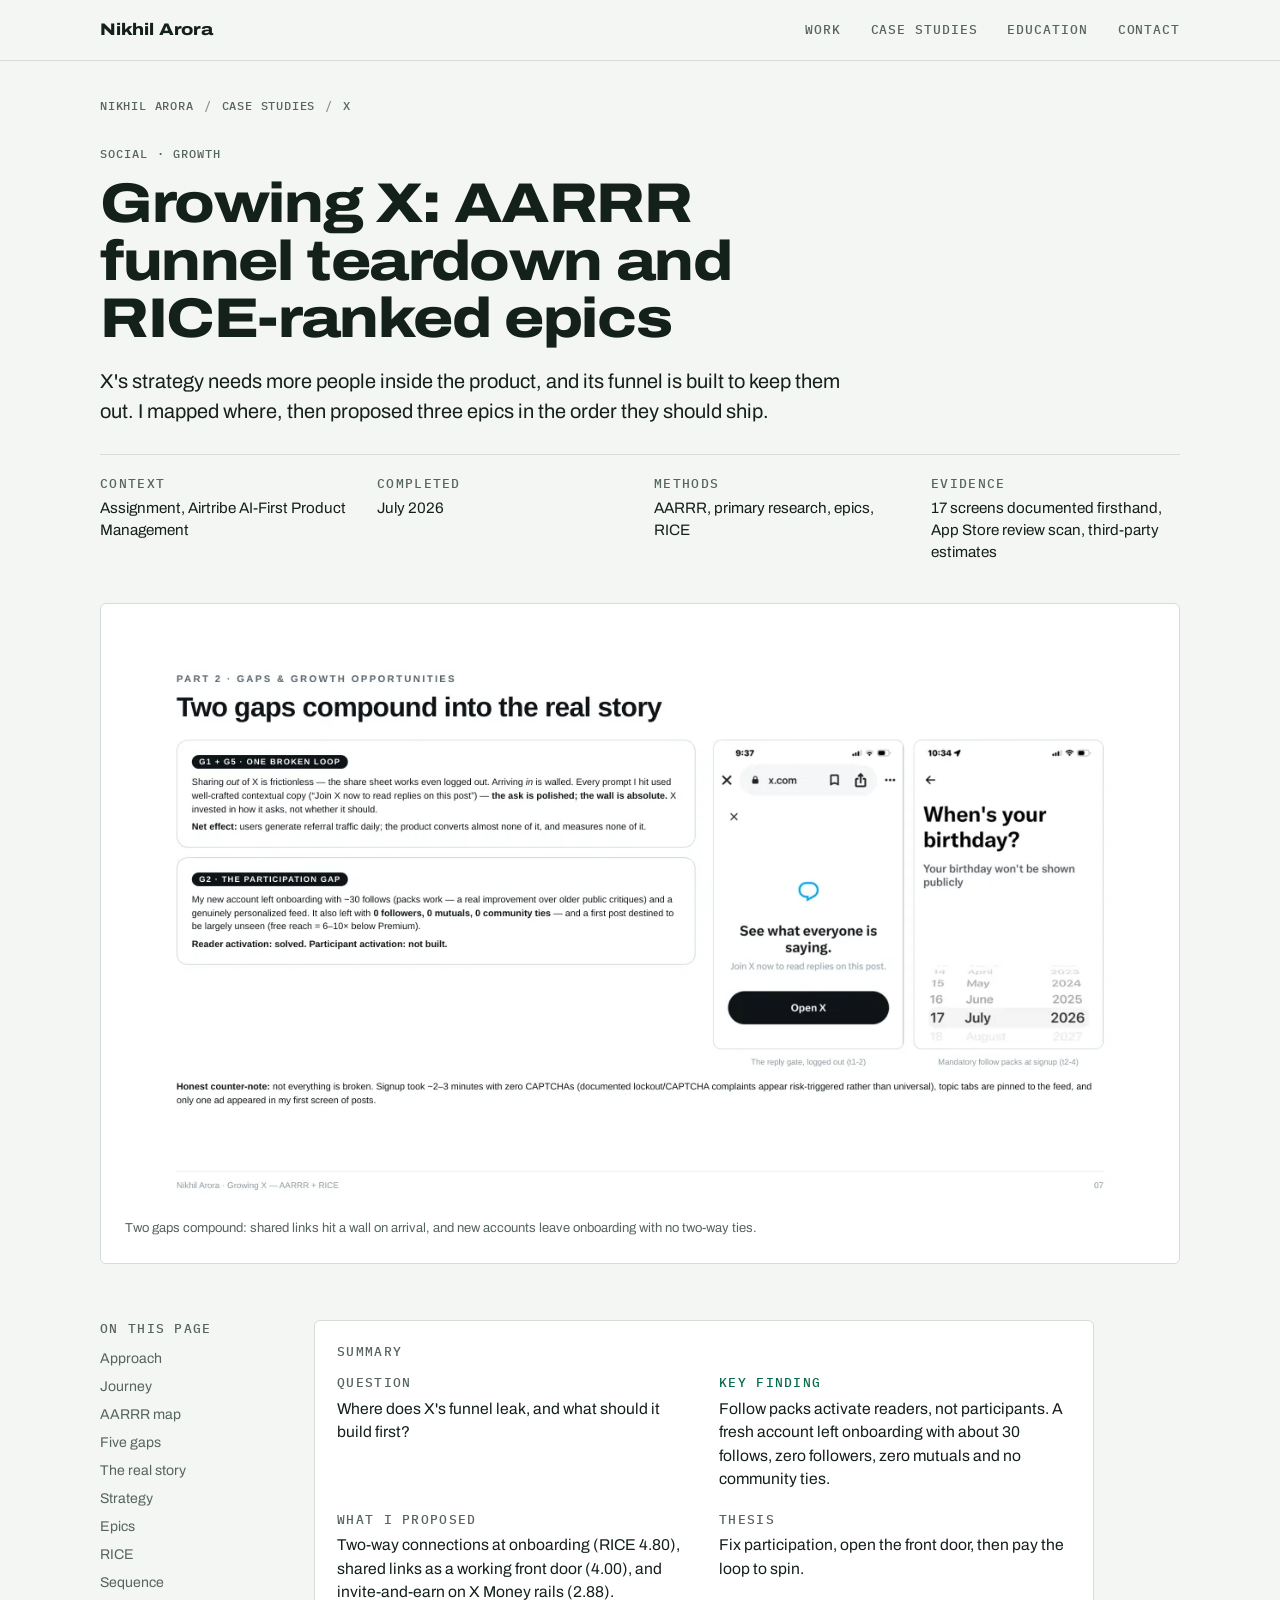
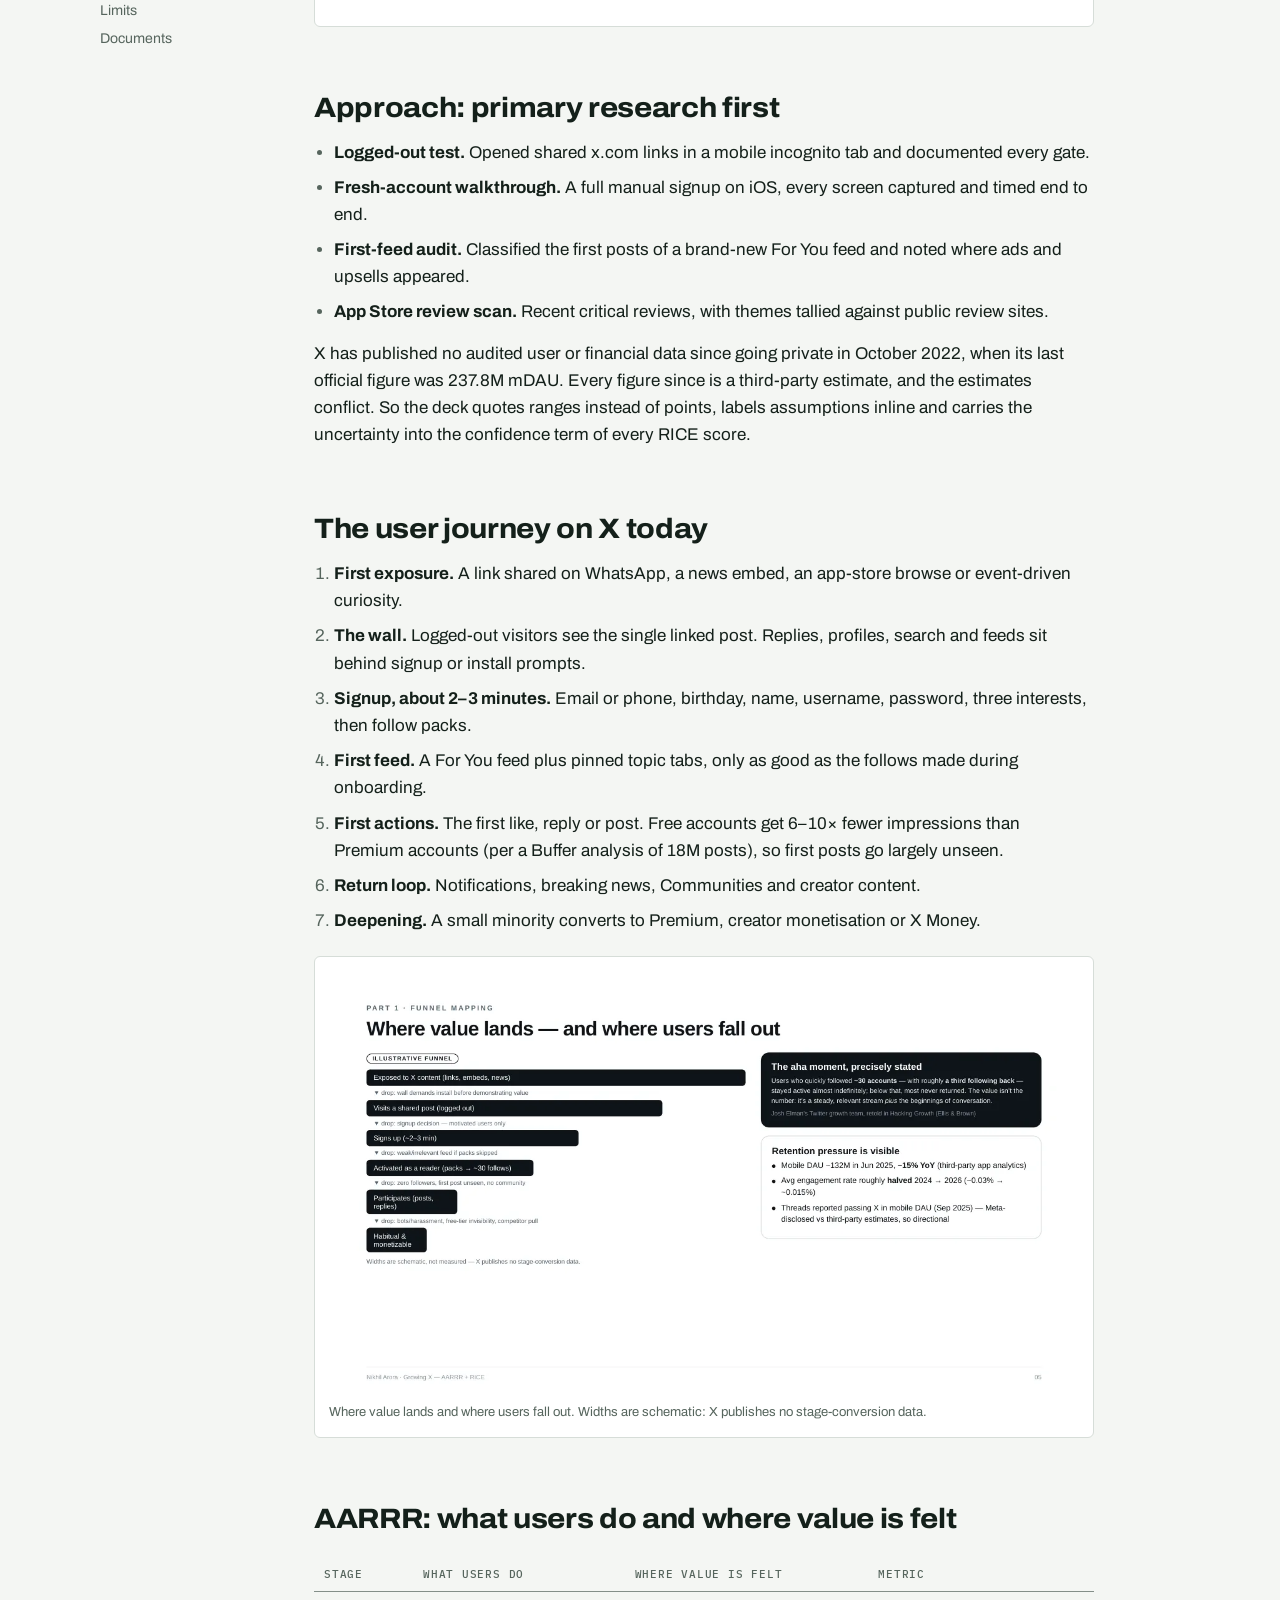
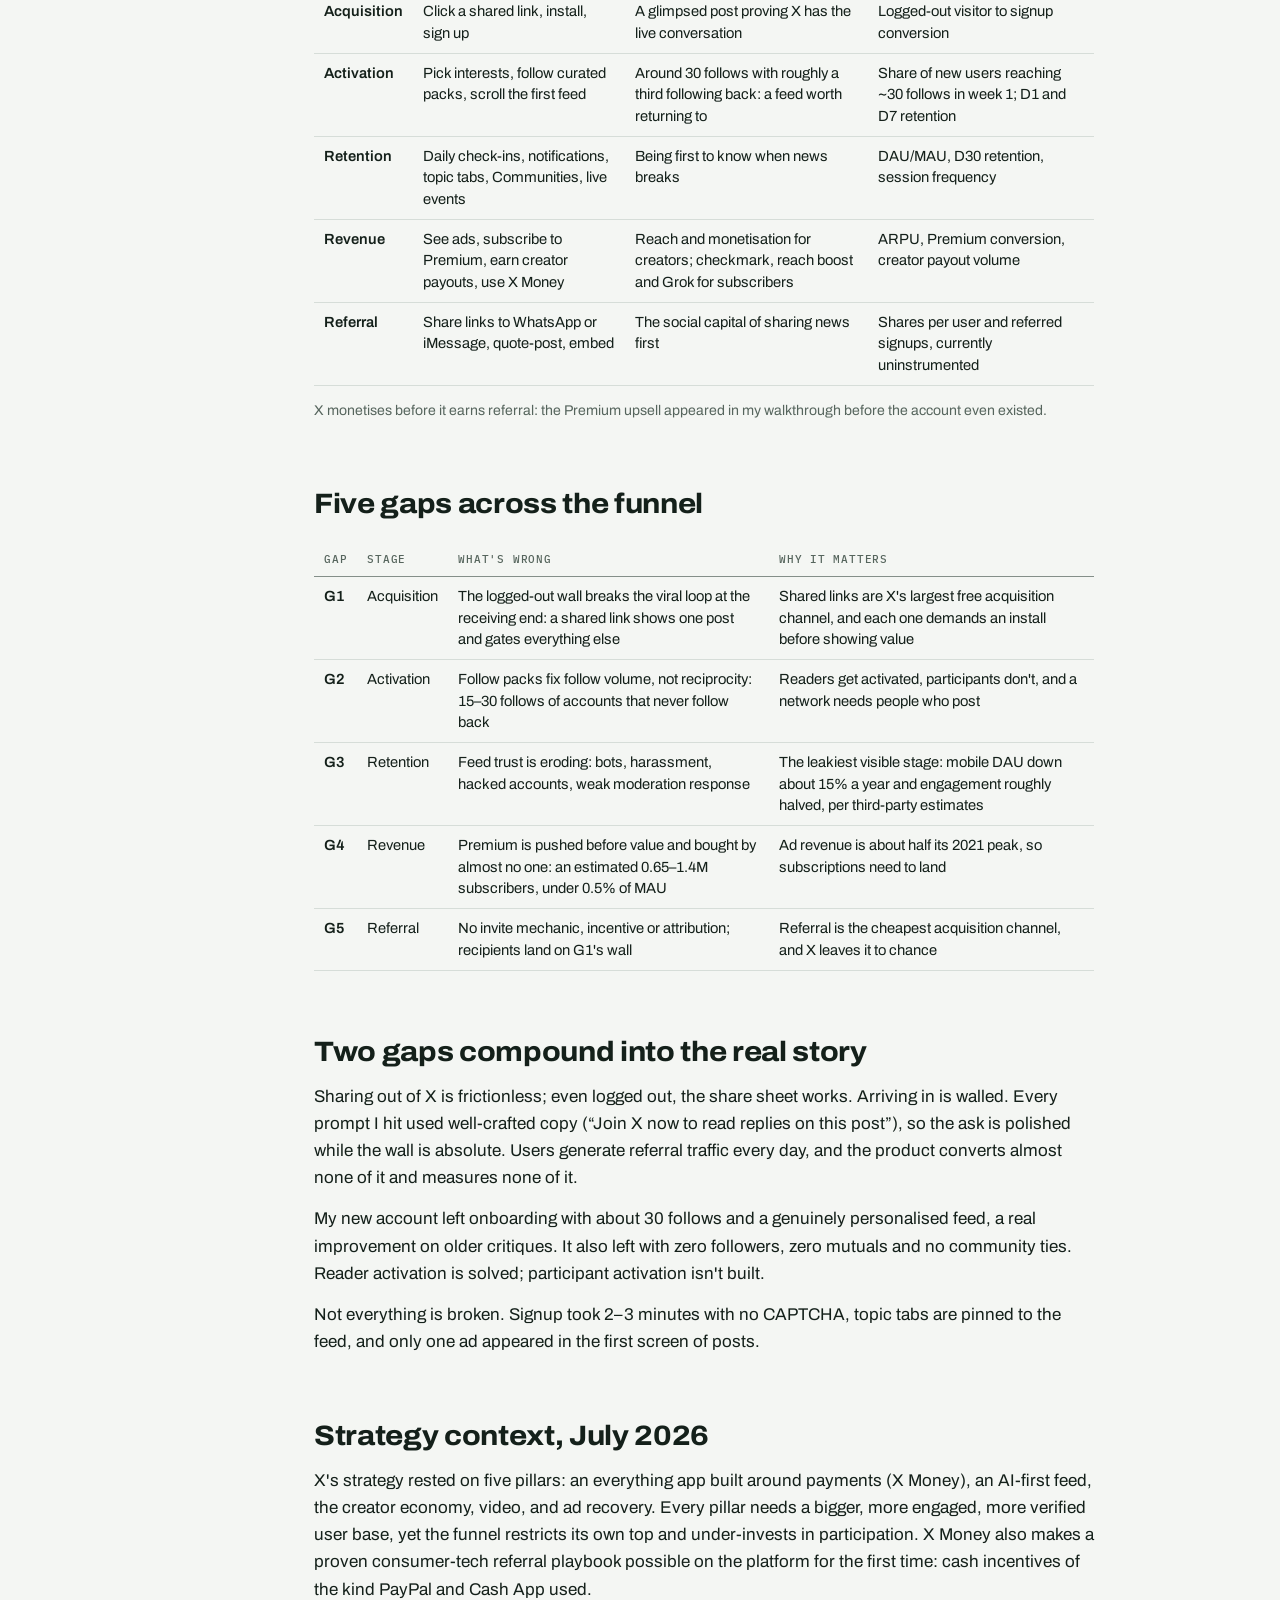
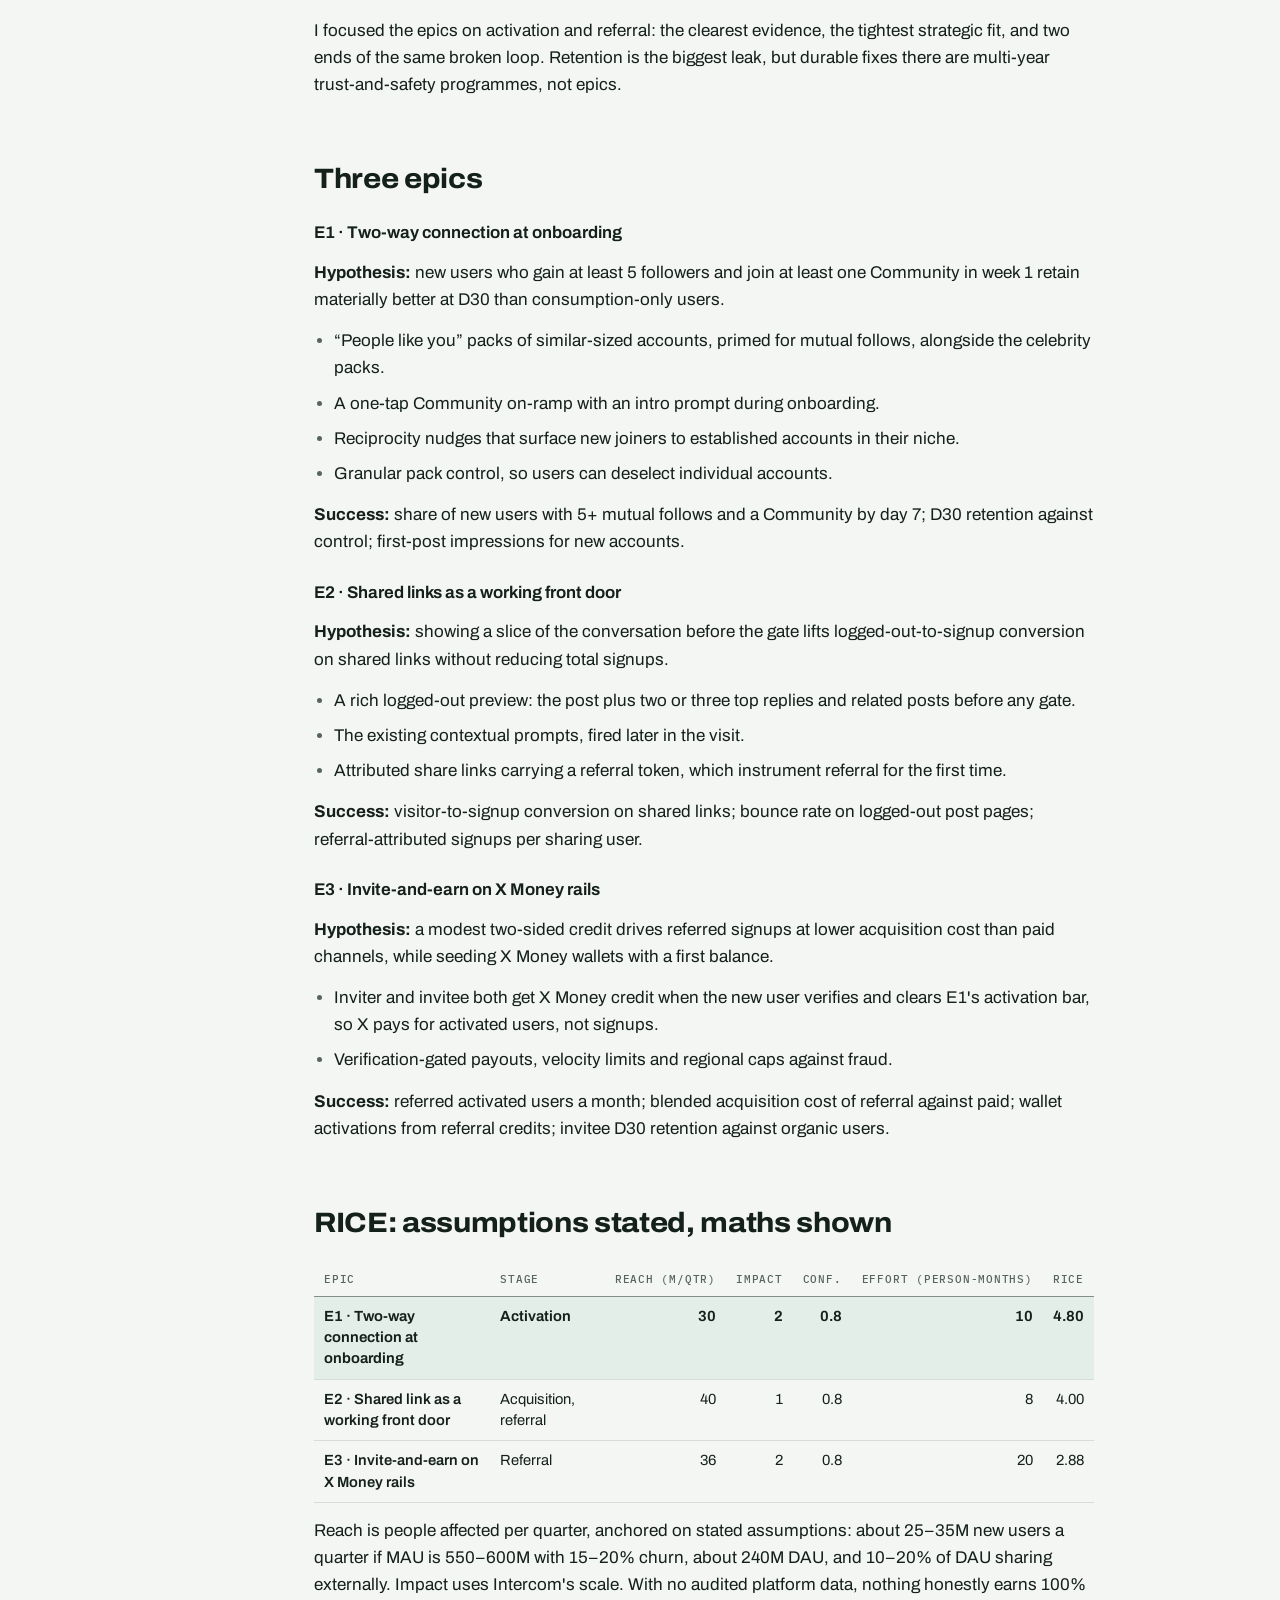
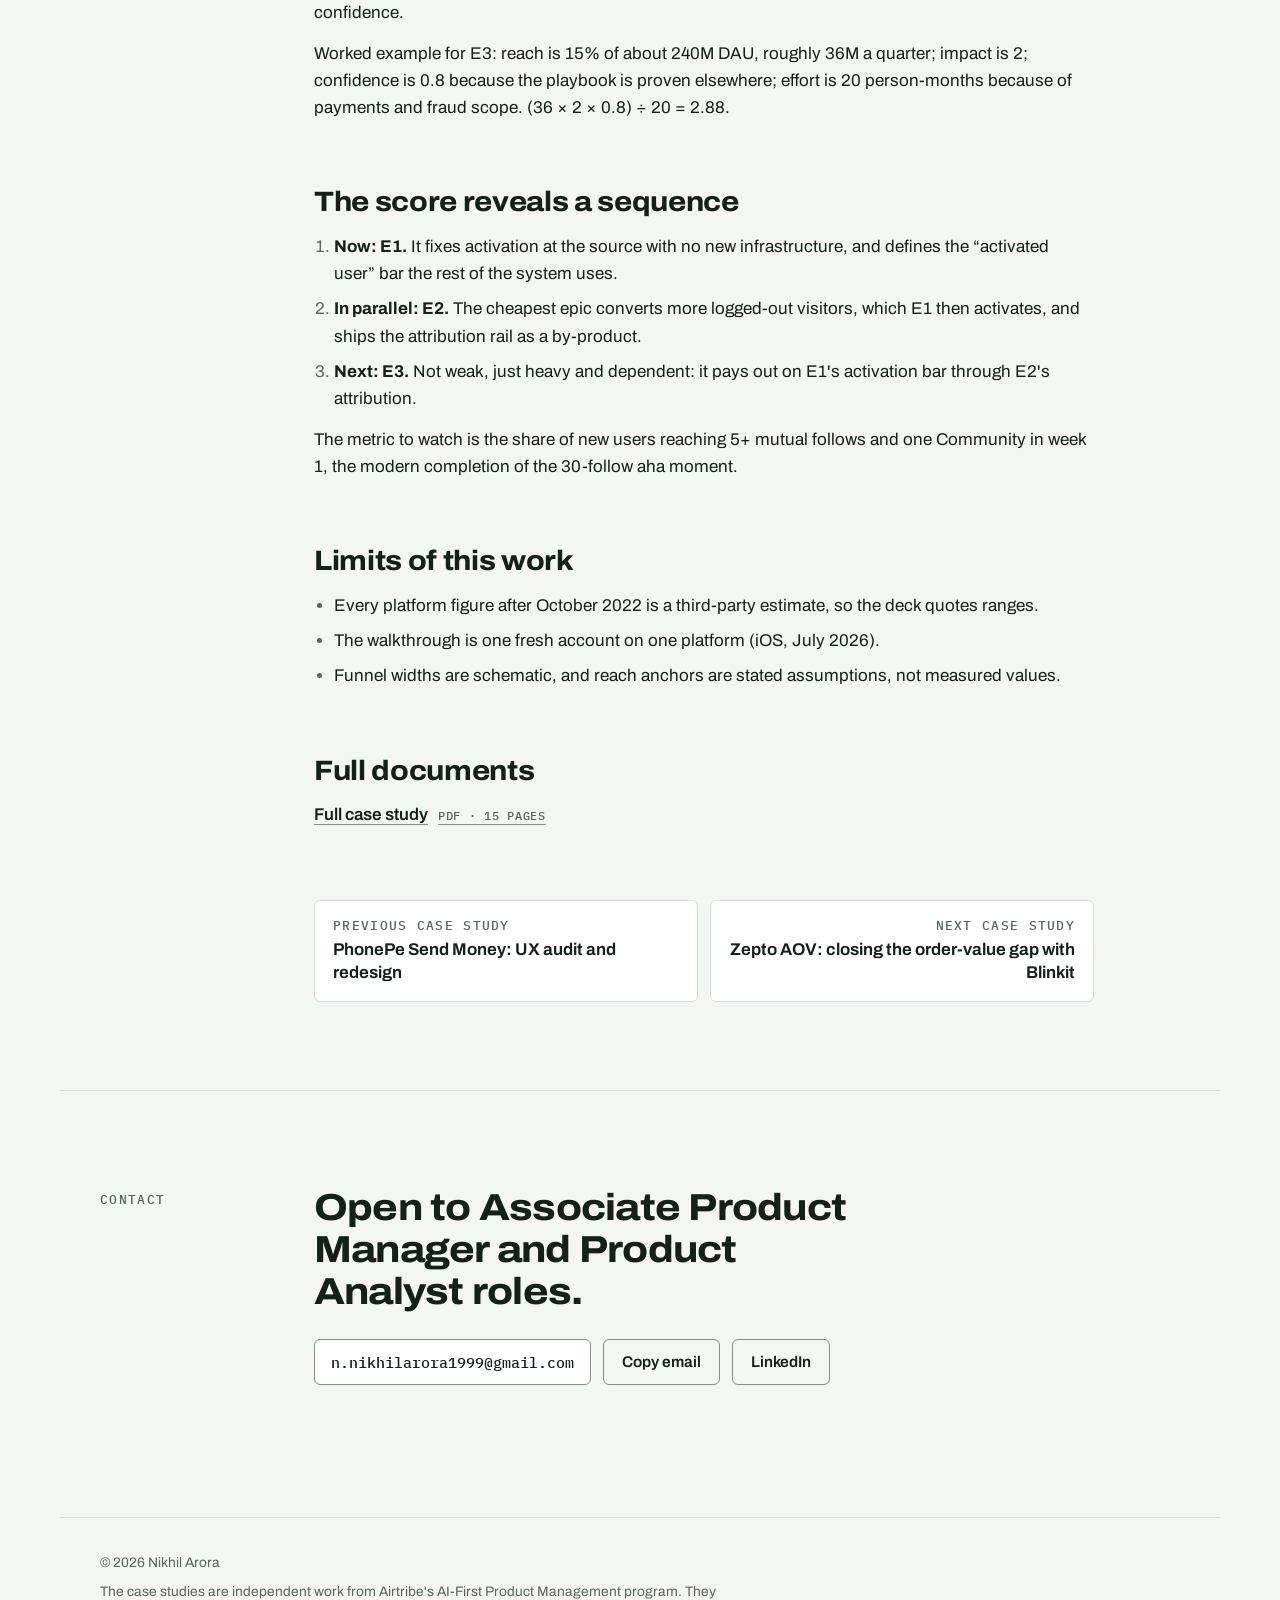
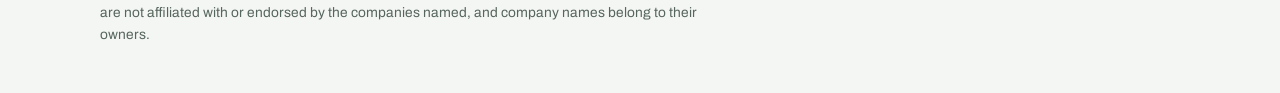
<file: case-studies/x-growth-aarrr.html>
<!doctype html>
<html lang="en-IN">
<head>
<meta charset="utf-8">
<meta name="viewport" content="width=device-width, initial-scale=1, viewport-fit=cover">
<title>X Growth Case Study: AARRR Funnel Teardown | Nikhil Arora</title>
<meta name="description" content="An AARRR funnel teardown of X built on primary research: five funnel gaps, three interlocking epics and RICE scores that carry the data&#x27;s uncertainty.">
<link rel="canonical" href="https://nikhilarorapm.github.io/case-studies/x-growth-aarrr.html">
<meta name="author" content="Nikhil Arora">
<meta name="robots" content="index, follow, max-image-preview:large">
<meta name="color-scheme" content="light dark">
<meta name="theme-color" content="#F4F6F3" media="(prefers-color-scheme: light)">
<meta name="theme-color" content="#0E1411" media="(prefers-color-scheme: dark)">

<meta property="og:type" content="article">
<meta property="og:site_name" content="Nikhil Arora">
<meta property="og:locale" content="en_IN">
<meta property="og:url" content="https://nikhilarorapm.github.io/case-studies/x-growth-aarrr.html">
<meta property="og:title" content="X Growth Case Study: AARRR Funnel Teardown | Nikhil Arora">
<meta property="og:description" content="An AARRR funnel teardown of X built on primary research: five funnel gaps, three interlocking epics and RICE scores that carry the data&#x27;s uncertainty.">
<meta property="og:image" content="https://nikhilarorapm.github.io/assets/img/og-x-growth.jpg">
<meta property="og:image:width" content="1200">
<meta property="og:image:height" content="630">
<meta property="og:image:alt" content="Case study: Growing X, an AARRR funnel teardown with RICE-ranked epics.">
<meta property="article:published_time" content="2026-10-01">
<meta property="article:author" content="https://nikhilarorapm.github.io/">
<meta name="twitter:card" content="summary_large_image">
<meta name="twitter:title" content="X Growth Case Study: AARRR Funnel Teardown | Nikhil Arora">
<meta name="twitter:description" content="An AARRR funnel teardown of X built on primary research: five funnel gaps, three interlocking epics and RICE scores that carry the data&#x27;s uncertainty.">
<meta name="twitter:image" content="https://nikhilarorapm.github.io/assets/img/og-x-growth.jpg">

<link rel="icon" href="../favicon.svg" type="image/svg+xml">
<link rel="icon" href="../favicon.ico" sizes="32x32">
<link rel="apple-touch-icon" href="../apple-touch-icon.png">
<link rel="manifest" href="../site.webmanifest">
<link rel="preload" href="../assets/fonts/archivo-var.woff2" as="font" type="font/woff2" crossorigin>
<link rel="stylesheet" href="../assets/css/site.css">
<script type="application/ld+json">
{
  "@context": "https://schema.org",
  "@graph": [
    {
      "@type": "Article",
      "@id": "https://nikhilarorapm.github.io/case-studies/x-growth-aarrr.html#article",
      "headline": "Growing X: AARRR funnel teardown and RICE-ranked epics",
      "description": "An AARRR funnel teardown of X built on primary research: five funnel gaps, three interlocking epics and RICE scores that carry the data's uncertainty.",
      "url": "https://nikhilarorapm.github.io/case-studies/x-growth-aarrr.html",
      "mainEntityOfPage": "https://nikhilarorapm.github.io/case-studies/x-growth-aarrr.html",
      "image": "https://nikhilarorapm.github.io/assets/img/og-x-growth.jpg",
      "datePublished": "2026-10-01",
      "dateModified": "2026-10-01",
      "inLanguage": "en-IN",
      "author": {
        "@type": "Person",
        "@id": "https://nikhilarorapm.github.io/#person",
        "name": "Nikhil Arora",
        "url": "https://nikhilarorapm.github.io/"
      },
      "publisher": {
        "@type": "Person",
        "@id": "https://nikhilarorapm.github.io/#person",
        "name": "Nikhil Arora",
        "url": "https://nikhilarorapm.github.io/"
      },
      "isPartOf": {
        "@id": "https://nikhilarorapm.github.io/#website"
      },
      "about": {
        "@type": "Organization",
        "name": "X (formerly Twitter)"
      },
      "keywords": "X growth case study, Twitter, AARRR, pirate metrics, activation, referral, RICE, epics"
    },
    {
      "@type": "BreadcrumbList",
      "itemListElement": [
        {
          "@type": "ListItem",
          "position": 1,
          "name": "Nikhil Arora",
          "item": "https://nikhilarorapm.github.io/"
        },
        {
          "@type": "ListItem",
          "position": 2,
          "name": "Growing X: AARRR funnel teardown and RICE-ranked epics",
          "item": "https://nikhilarorapm.github.io/case-studies/x-growth-aarrr.html"
        }
      ]
    }
  ]
}
</script>
</head>
<body>
<a class="skip" href="#main">Skip to content</a>

<header class="site-head">
  <div class="wrap head-row">
    <a class="brand" href="../index.html">Nikhil Arora</a>
    <nav class="site-nav" aria-label="Sections">
      <a href="../index.html#work">Work</a>
      <a class="opt" href="../index.html#case-studies">Case studies</a>
      <a class="opt" href="../index.html#education">Education</a>
      <a href="#contact">Contact</a>
    </nav>
  </div>
</header>

<main id="main">
  <div class="wrap">
    <nav class="crumbs" aria-label="Breadcrumb"><ol><li><a href="../index.html">Nikhil Arora</a></li><li><a href="../index.html#case-studies">Case studies</a></li><li aria-current="page">X</li></ol></nav>
  </div>
  <article class="wrap cs" aria-labelledby="cs-title">
    <header class="cs-head">
      <p class="kicker">Social · Growth</p>
      <h1 id="cs-title">Growing X: AARRR funnel teardown and RICE-ranked epics</h1>
      <p class="cs-lede">X's strategy needs more people inside the product, and its funnel is built to keep them out. I mapped where, then proposed three epics in the order they should ship.</p>
      <dl class="cs-meta"><div><dt class="label">Context</dt><dd>Assignment, Airtribe AI-First Product Management</dd></div><div><dt class="label">Completed</dt><dd>July 2026</dd></div><div><dt class="label">Methods</dt><dd>AARRR, primary research, epics, RICE</dd></div><div><dt class="label">Evidence</dt><dd>17 screens documented firsthand, App Store review scan, third-party estimates</dd></div></dl>
    </header>
    <figure class="cs-hero"><img src="../assets/img/x-growth-aarrr-640.webp" srcset="../assets/img/x-growth-aarrr-640.webp 640w, ../assets/img/x-growth-aarrr-1200.webp 1200w" sizes="(min-width: 1160px) 1060px, 92vw" width="640" height="360" alt="Slide: two gaps compound into the real story, with screenshots of X&#x27;s logged-out wall and signup." fetchpriority="high" decoding="async"><figcaption>Two gaps compound: shared links hit a wall on arrival, and new accounts leave onboarding with no two-way ties.</figcaption></figure>
    <div class="cs-layout">
      <nav class="toc" aria-label="On this page"><p class="label">On this page</p><ol><li><a href="#approach">Approach</a></li><li><a href="#journey">Journey</a></li><li><a href="#aarrr">AARRR map</a></li><li><a href="#gaps">Five gaps</a></li><li><a href="#story">The real story</a></li><li><a href="#strategy">Strategy</a></li><li><a href="#epics">Epics</a></li><li><a href="#rice">RICE</a></li><li><a href="#sequence">Sequence</a></li><li><a href="#limits">Limits</a></li><li><a href="#documents">Documents</a></li></ol></nav>
      <div class="cs-body">
<section class="summary" aria-labelledby="summary-h">
<h2 class="label" id="summary-h">Summary</h2>
<dl><div><dt class="label">Question</dt><dd>Where does X's funnel leak, and what should it build first?</dd></div><div><dt class="label call">Key finding</dt><dd>Follow packs activate readers, not participants. A fresh account left onboarding with about 30 follows, zero followers, zero mutuals and no community ties.</dd></div><div><dt class="label">What I proposed</dt><dd>Two-way connections at onboarding (RICE 4.80), shared links as a working front door (4.00), and invite-and-earn on X Money rails (2.88).</dd></div><div><dt class="label">Thesis</dt><dd>Fix participation, open the front door, then pay the loop to spin.</dd></div></dl>
</section>
<section class="cs-sec" id="approach" aria-labelledby="approach-h">
<h2 id="approach-h">Approach: primary research first</h2>
<ul>
<li><strong>Logged-out test.</strong> Opened shared x.com links in a mobile incognito tab and documented every gate.</li>
<li><strong>Fresh-account walkthrough.</strong> A full manual signup on iOS, every screen captured and timed end to end.</li>
<li><strong>First-feed audit.</strong> Classified the first posts of a brand-new For You feed and noted where ads and upsells appeared.</li>
<li><strong>App Store review scan.</strong> Recent critical reviews, with themes tallied against public review sites.</li>
</ul>
<p>X has published no audited user or financial data since going private in October 2022, when its last official figure was 237.8M mDAU. Every figure since is a third-party estimate, and the estimates conflict. So the deck quotes ranges instead of points, labels assumptions inline and carries the uncertainty into the confidence term of every RICE score.</p>
</section>
<section class="cs-sec" id="journey" aria-labelledby="journey-h">
<h2 id="journey-h">The user journey on X today</h2>
<ol>
<li><strong>First exposure.</strong> A link shared on WhatsApp, a news embed, an app-store browse or event-driven curiosity.</li>
<li><strong>The wall.</strong> Logged-out visitors see the single linked post. Replies, profiles, search and feeds sit behind signup or install prompts.</li>
<li><strong>Signup, about 2–3 minutes.</strong> Email or phone, birthday, name, username, password, three interests, then follow packs.</li>
<li><strong>First feed.</strong> A For You feed plus pinned topic tabs, only as good as the follows made during onboarding.</li>
<li><strong>First actions.</strong> The first like, reply or post. Free accounts get 6–10× fewer impressions than Premium accounts (per a Buffer analysis of 18M posts), so first posts go largely unseen.</li>
<li><strong>Return loop.</strong> Notifications, breaking news, Communities and creator content.</li>
<li><strong>Deepening.</strong> A small minority converts to Premium, creator monetisation or X Money.</li>
</ol>
<figure class="fig"><img src="../assets/img/x-funnel-value-640.webp" srcset="../assets/img/x-funnel-value-640.webp 640w, ../assets/img/x-funnel-value-1200.webp 1200w" sizes="(min-width: 980px) 760px, 92vw" width="640" height="360" loading="lazy" decoding="async" alt="Illustrative funnel of where value lands on X and where users fall out."><figcaption>Where value lands and where users fall out. Widths are schematic: X publishes no stage-conversion data.</figcaption></figure>
</section>
<section class="cs-sec" id="aarrr" aria-labelledby="aarrr-h">
<h2 id="aarrr-h">AARRR: what users do and where value is felt</h2>
<div class="table-scroll"><table class="data-table wide"><thead><tr><th scope="col">Stage</th><th scope="col">What users do</th><th scope="col">Where value is felt</th><th scope="col">Metric</th></tr></thead><tbody><tr><th scope="row">Acquisition</th><td>Click a shared link, install, sign up</td><td>A glimpsed post proving X has the live conversation</td><td>Logged-out visitor to signup conversion</td></tr><tr><th scope="row">Activation</th><td>Pick interests, follow curated packs, scroll the first feed</td><td>Around 30 follows with roughly a third following back: a feed worth returning to</td><td>Share of new users reaching ~30 follows in week 1; D1 and D7 retention</td></tr><tr><th scope="row">Retention</th><td>Daily check-ins, notifications, topic tabs, Communities, live events</td><td>Being first to know when news breaks</td><td>DAU/MAU, D30 retention, session frequency</td></tr><tr><th scope="row">Revenue</th><td>See ads, subscribe to Premium, earn creator payouts, use X Money</td><td>Reach and monetisation for creators; checkmark, reach boost and Grok for subscribers</td><td>ARPU, Premium conversion, creator payout volume</td></tr><tr><th scope="row">Referral</th><td>Share links to WhatsApp or iMessage, quote-post, embed</td><td>The social capital of sharing news first</td><td>Shares per user and referred signups, currently uninstrumented</td></tr></tbody></table></div><p class="small-note">X monetises before it earns referral: the Premium upsell appeared in my walkthrough before the account even existed.</p>
</section>
<section class="cs-sec" id="gaps" aria-labelledby="gaps-h">
<h2 id="gaps-h">Five gaps across the funnel</h2>
<div class="table-scroll"><table class="data-table wide"><thead><tr><th scope="col">Gap</th><th scope="col">Stage</th><th scope="col">What's wrong</th><th scope="col">Why it matters</th></tr></thead><tbody><tr><th scope="row">G1</th><td>Acquisition</td><td>The logged-out wall breaks the viral loop at the receiving end: a shared link shows one post and gates everything else</td><td>Shared links are X's largest free acquisition channel, and each one demands an install before showing value</td></tr><tr><th scope="row">G2</th><td>Activation</td><td>Follow packs fix follow volume, not reciprocity: 15–30 follows of accounts that never follow back</td><td>Readers get activated, participants don't, and a network needs people who post</td></tr><tr><th scope="row">G3</th><td>Retention</td><td>Feed trust is eroding: bots, harassment, hacked accounts, weak moderation response</td><td>The leakiest visible stage: mobile DAU down about 15% a year and engagement roughly halved, per third-party estimates</td></tr><tr><th scope="row">G4</th><td>Revenue</td><td>Premium is pushed before value and bought by almost no one: an estimated 0.65–1.4M subscribers, under 0.5% of MAU</td><td>Ad revenue is about half its 2021 peak, so subscriptions need to land</td></tr><tr><th scope="row">G5</th><td>Referral</td><td>No invite mechanic, incentive or attribution; recipients land on G1's wall</td><td>Referral is the cheapest acquisition channel, and X leaves it to chance</td></tr></tbody></table></div>
</section>
<section class="cs-sec" id="story" aria-labelledby="story-h">
<h2 id="story-h">Two gaps compound into the real story</h2>
<p>Sharing out of X is frictionless; even logged out, the share sheet works. Arriving in is walled. Every prompt I hit used well-crafted copy (“Join X now to read replies on this post”), so the ask is polished while the wall is absolute. Users generate referral traffic every day, and the product converts almost none of it and measures none of it.</p>
<p>My new account left onboarding with about 30 follows and a genuinely personalised feed, a real improvement on older critiques. It also left with zero followers, zero mutuals and no community ties. Reader activation is solved; participant activation isn't built.</p>
<p>Not everything is broken. Signup took 2–3 minutes with no CAPTCHA, topic tabs are pinned to the feed, and only one ad appeared in the first screen of posts.</p>
</section>
<section class="cs-sec" id="strategy" aria-labelledby="strategy-h">
<h2 id="strategy-h">Strategy context, July 2026</h2>
<p>X's strategy rested on five pillars: an everything app built around payments (X Money), an AI-first feed, the creator economy, video, and ad recovery. Every pillar needs a bigger, more engaged, more verified user base, yet the funnel restricts its own top and under-invests in participation. X Money also makes a proven consumer-tech referral playbook possible on the platform for the first time: cash incentives of the kind PayPal and Cash App used.</p>
<p>I focused the epics on activation and referral: the clearest evidence, the tightest strategic fit, and two ends of the same broken loop. Retention is the biggest leak, but durable fixes there are multi-year trust-and-safety programmes, not epics.</p>
</section>
<section class="cs-sec" id="epics" aria-labelledby="epics-h">
<h2 id="epics-h">Three epics</h2>
<h3>E1 · Two-way connection at onboarding</h3>
<p><strong>Hypothesis:</strong> new users who gain at least 5 followers and join at least one Community in week 1 retain materially better at D30 than consumption-only users.</p>
<ul>
<li>“People like you” packs of similar-sized accounts, primed for mutual follows, alongside the celebrity packs.</li>
<li>A one-tap Community on-ramp with an intro prompt during onboarding.</li>
<li>Reciprocity nudges that surface new joiners to established accounts in their niche.</li>
<li>Granular pack control, so users can deselect individual accounts.</li>
</ul>
<p><strong>Success:</strong> share of new users with 5+ mutual follows and a Community by day 7; D30 retention against control; first-post impressions for new accounts.</p>
<h3>E2 · Shared links as a working front door</h3>
<p><strong>Hypothesis:</strong> showing a slice of the conversation before the gate lifts logged-out-to-signup conversion on shared links without reducing total signups.</p>
<ul>
<li>A rich logged-out preview: the post plus two or three top replies and related posts before any gate.</li>
<li>The existing contextual prompts, fired later in the visit.</li>
<li>Attributed share links carrying a referral token, which instrument referral for the first time.</li>
</ul>
<p><strong>Success:</strong> visitor-to-signup conversion on shared links; bounce rate on logged-out post pages; referral-attributed signups per sharing user.</p>
<h3>E3 · Invite-and-earn on X Money rails</h3>
<p><strong>Hypothesis:</strong> a modest two-sided credit drives referred signups at lower acquisition cost than paid channels, while seeding X Money wallets with a first balance.</p>
<ul>
<li>Inviter and invitee both get X Money credit when the new user verifies and clears E1's activation bar, so X pays for activated users, not signups.</li>
<li>Verification-gated payouts, velocity limits and regional caps against fraud.</li>
</ul>
<p><strong>Success:</strong> referred activated users a month; blended acquisition cost of referral against paid; wallet activations from referral credits; invitee D30 retention against organic users.</p>
</section>
<section class="cs-sec" id="rice" aria-labelledby="rice-h">
<h2 id="rice-h">RICE: assumptions stated, maths shown</h2>
<div class="table-scroll"><table class="data-table wide"><thead><tr><th scope="col">Epic</th><th scope="col">Stage</th><th scope="col" class="n">Reach (M/qtr)</th><th scope="col" class="n">Impact</th><th scope="col" class="n">Conf.</th><th scope="col" class="n">Effort (person-months)</th><th scope="col" class="n">RICE</th></tr></thead><tbody><tr class="hl"><th scope="row">E1 · Two-way connection at onboarding</th><td>Activation</td><td class="n">30</td><td class="n">2</td><td class="n">0.8</td><td class="n">10</td><td class="n">4.80</td></tr><tr><th scope="row">E2 · Shared link as a working front door</th><td>Acquisition, referral</td><td class="n">40</td><td class="n">1</td><td class="n">0.8</td><td class="n">8</td><td class="n">4.00</td></tr><tr><th scope="row">E3 · Invite-and-earn on X Money rails</th><td>Referral</td><td class="n">36</td><td class="n">2</td><td class="n">0.8</td><td class="n">20</td><td class="n">2.88</td></tr></tbody></table></div><p>Reach is people affected per quarter, anchored on stated assumptions: about 25–35M new users a quarter if MAU is 550–600M with 15–20% churn, about 240M DAU, and 10–20% of DAU sharing externally. Impact uses Intercom's scale. With no audited platform data, nothing honestly earns 100% confidence.</p>
<p>Worked example for E3: reach is 15% of about 240M DAU, roughly 36M a quarter; impact is 2; confidence is 0.8 because the playbook is proven elsewhere; effort is 20 person-months because of payments and fraud scope. (36 × 2 × 0.8) ÷ 20 = 2.88.</p>
</section>
<section class="cs-sec" id="sequence" aria-labelledby="sequence-h">
<h2 id="sequence-h">The score reveals a sequence</h2>
<ol>
<li><strong>Now: E1.</strong> It fixes activation at the source with no new infrastructure, and defines the “activated user” bar the rest of the system uses.</li>
<li><strong>In parallel: E2.</strong> The cheapest epic converts more logged-out visitors, which E1 then activates, and ships the attribution rail as a by-product.</li>
<li><strong>Next: E3.</strong> Not weak, just heavy and dependent: it pays out on E1's activation bar through E2's attribution.</li>
</ol>
<p>The metric to watch is the share of new users reaching 5+ mutual follows and one Community in week 1, the modern completion of the 30-follow aha moment.</p>
</section>
<section class="cs-sec" id="limits" aria-labelledby="limits-h">
<h2 id="limits-h">Limits of this work</h2>
<ul>
<li>Every platform figure after October 2022 is a third-party estimate, so the deck quotes ranges.</li>
<li>The walkthrough is one fresh account on one platform (iOS, July 2026).</li>
<li>Funnel widths are schematic, and reach anchors are stated assumptions, not measured values.</li>
</ul>
</section>
<section class="cs-sec" id="documents" aria-labelledby="documents-h">
<h2 id="documents-h">Full documents</h2>
<div class="cs-docs"><a class="doc-link" href="../docs/nikhil-arora-x-aarrr-growth-case-study.pdf">Full case study <span class="meta">PDF · 15 pages</span></a></div>
</section>
<nav class="cs-next" aria-label="More case studies">
<a class="prev" href="phonepe-ux-audit.html"><span class="label">Previous case study</span><span class="t">PhonePe Send Money: UX audit and redesign</span></a>
<a class="next" href="zepto-aov.html"><span class="label">Next case study</span><span class="t">Zepto AOV: closing the order-value gap with Blinkit</span></a>
</nav>
      </div>
    </div>
  </article>

  <section class="sec wrap" id="contact" aria-labelledby="contact-title">
    <h2 class="label" id="contact-title">Contact</h2>
    <div class="sec-body">
      <p class="contact-line">Open to Associate Product Manager and Product Analyst roles.</p>
      <div class="contact-row">
        <a class="email" id="email" href="mailto:n.nikhilarora1999@gmail.com">n.nikhilarora1999@gmail.com</a>
        <button class="btn" type="button" id="copy-email" data-email="n.nikhilarora1999@gmail.com">Copy email</button>
        <a class="btn" href="https://www.linkedin.com/in/nikhilarora2021" target="_blank" rel="me noopener">LinkedIn</a>
      </div>
      <p class="copy-status" id="copy-status" role="status" aria-live="polite"></p>
    </div>
  </section>
</main>

<footer class="site-foot wrap">
  <p>© 2026 Nikhil Arora</p>
  <p>The case studies are independent work from Airtribe's AI-First Product Management program. They are not affiliated with or endorsed by the companies named, and company names belong to their owners.</p>
</footer>

<script src="../assets/js/copy-email.js" defer></script>
</body>
</html>
</file>
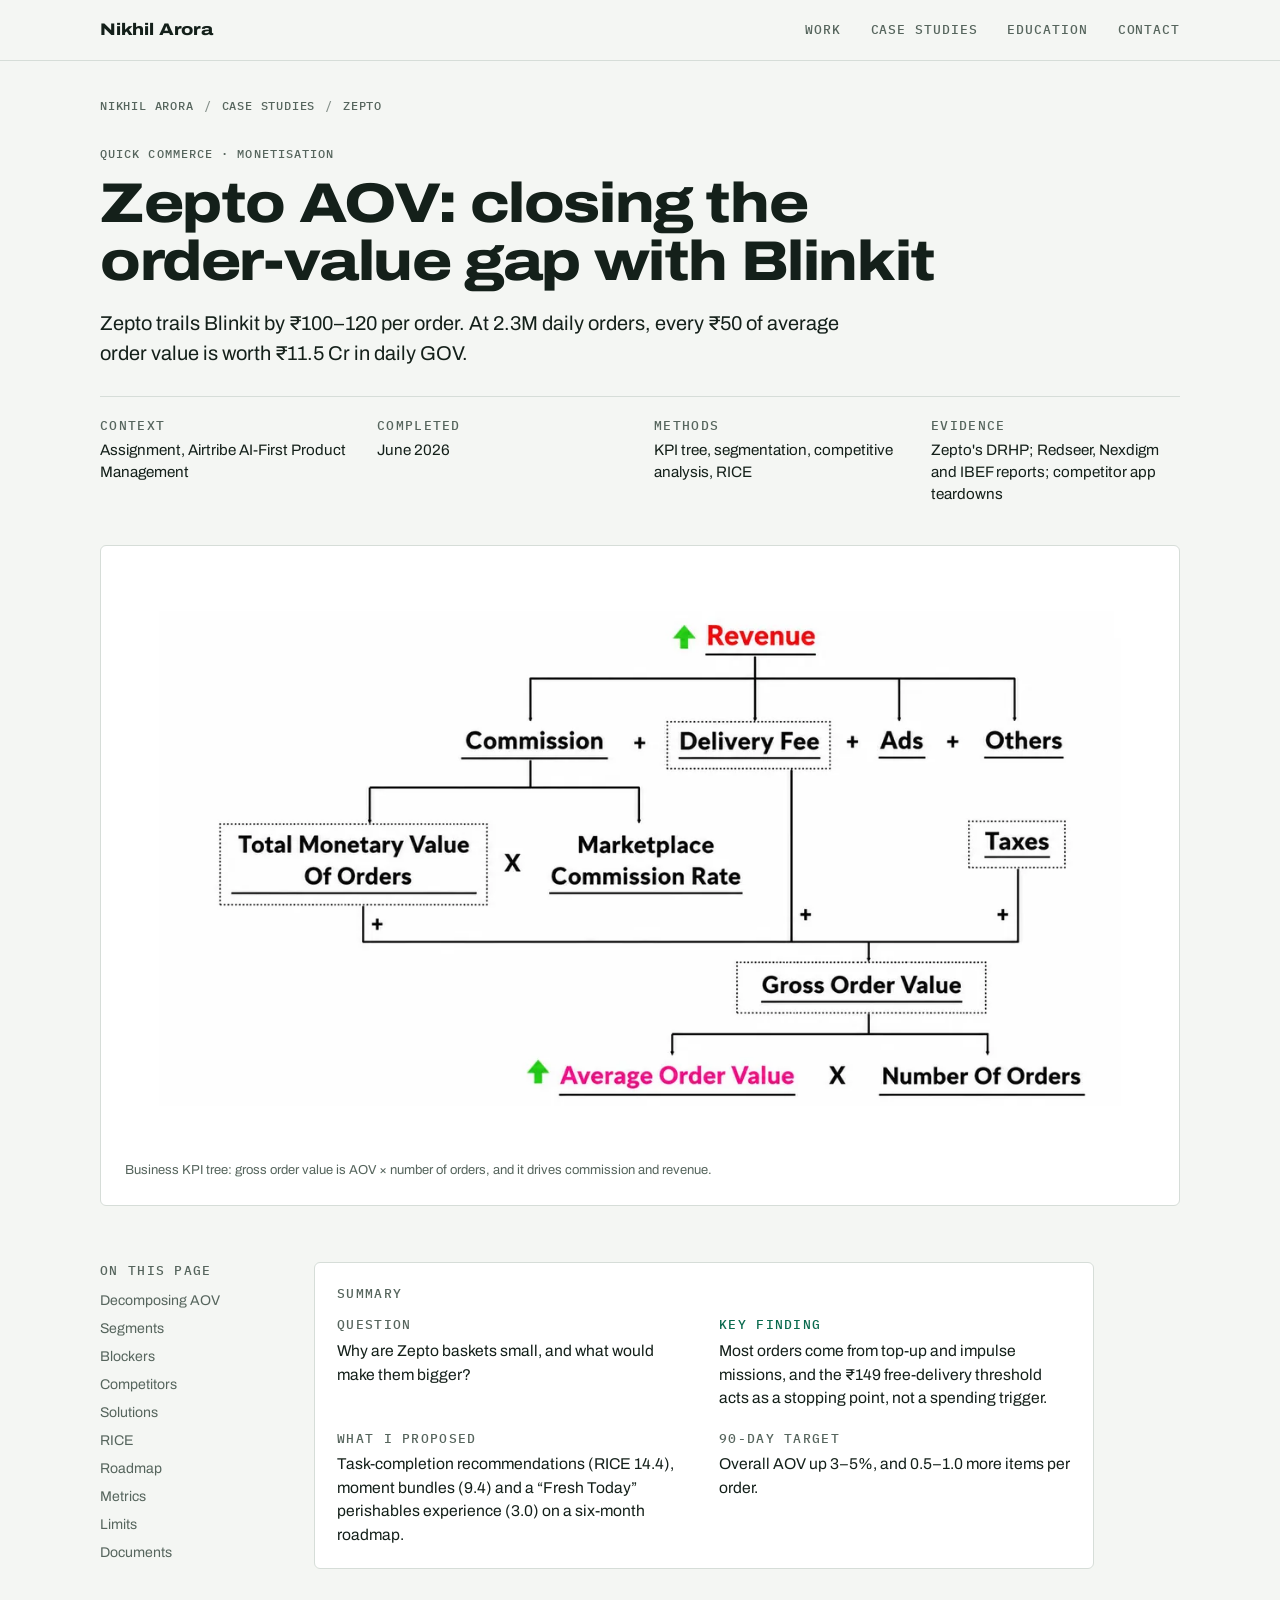
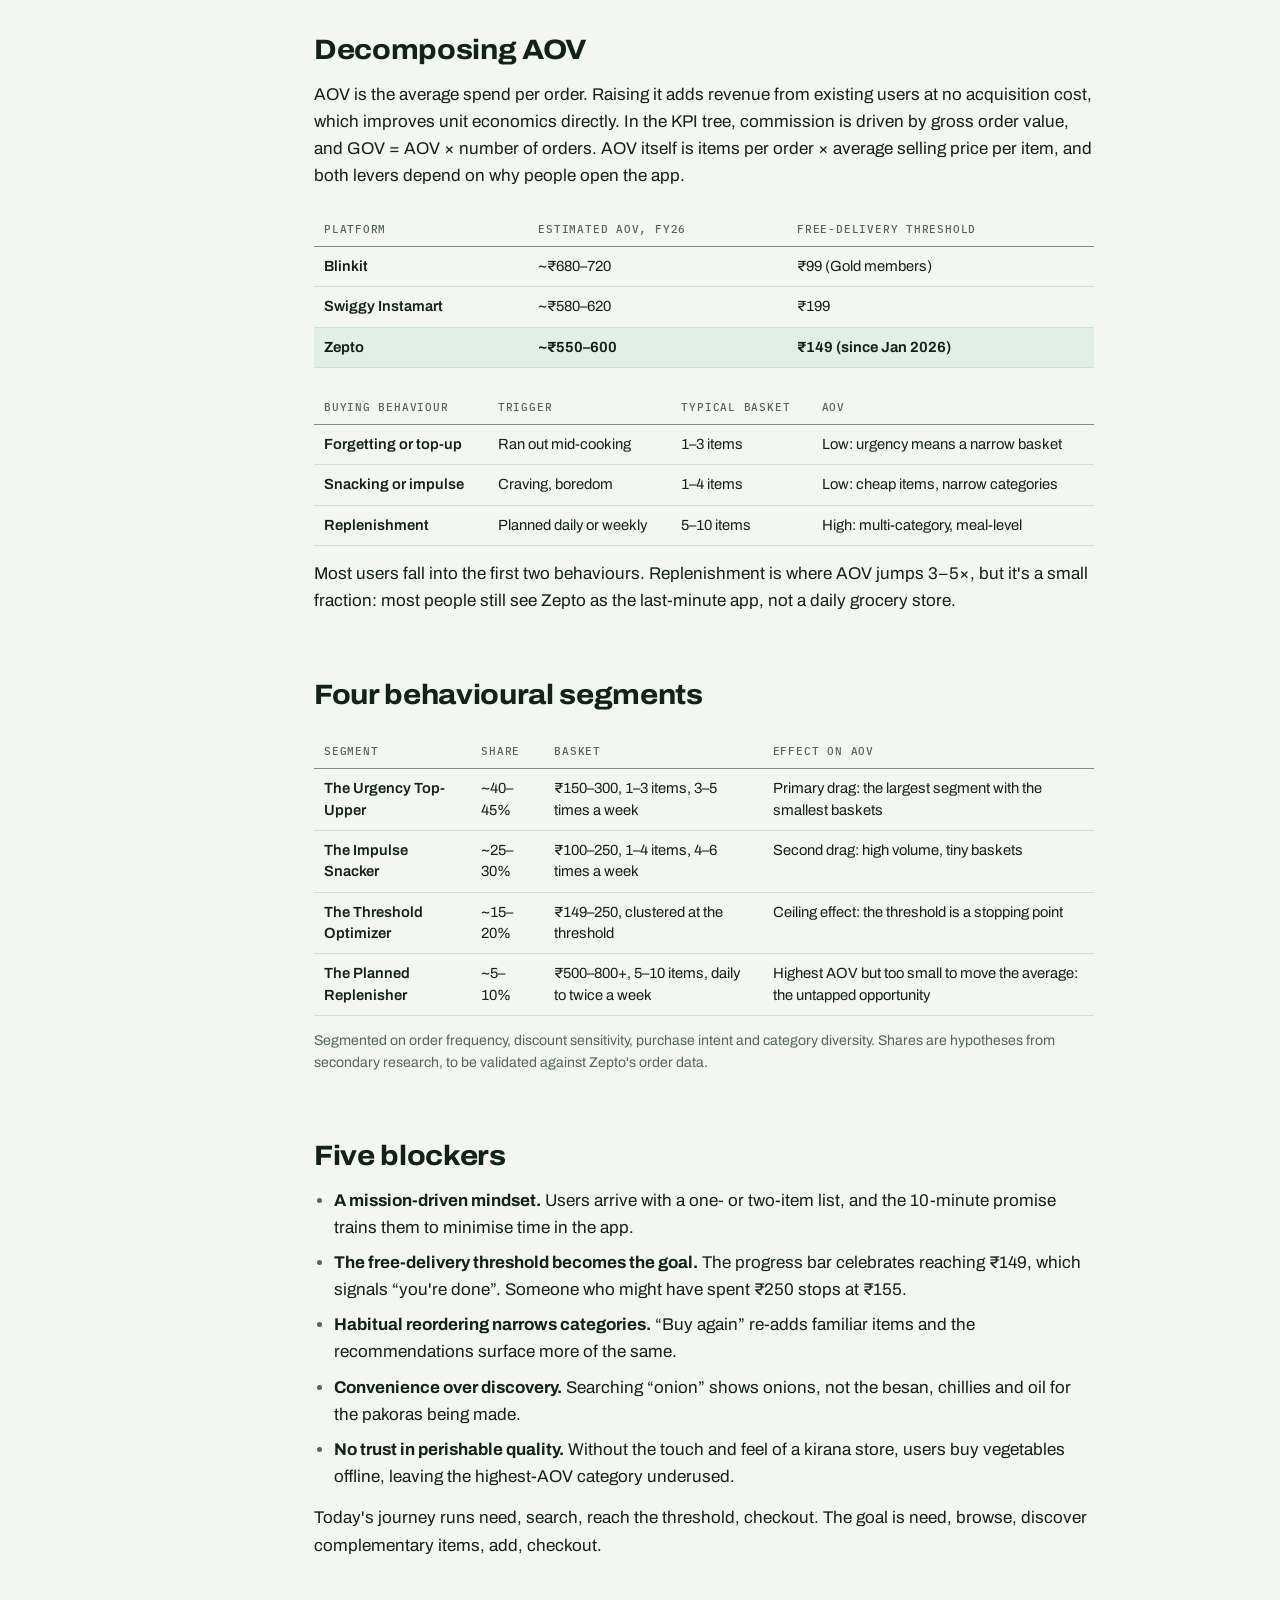
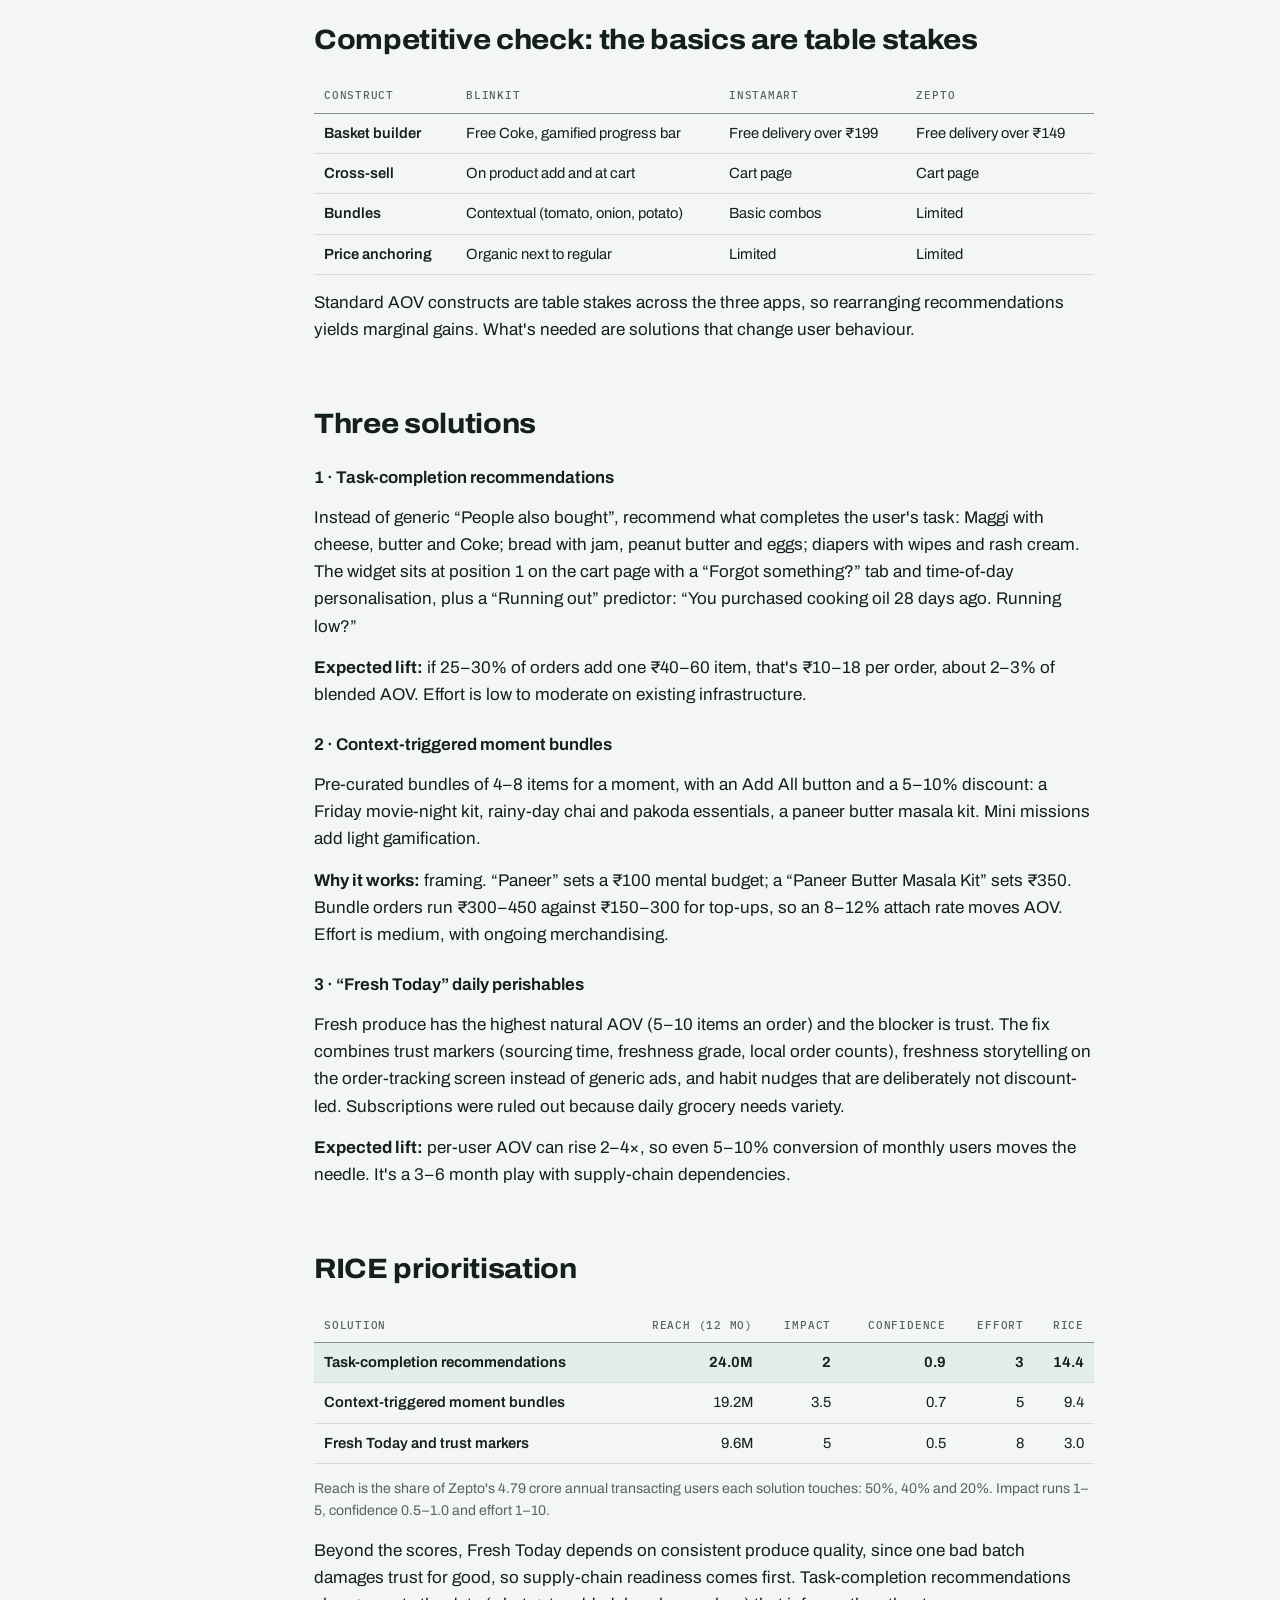
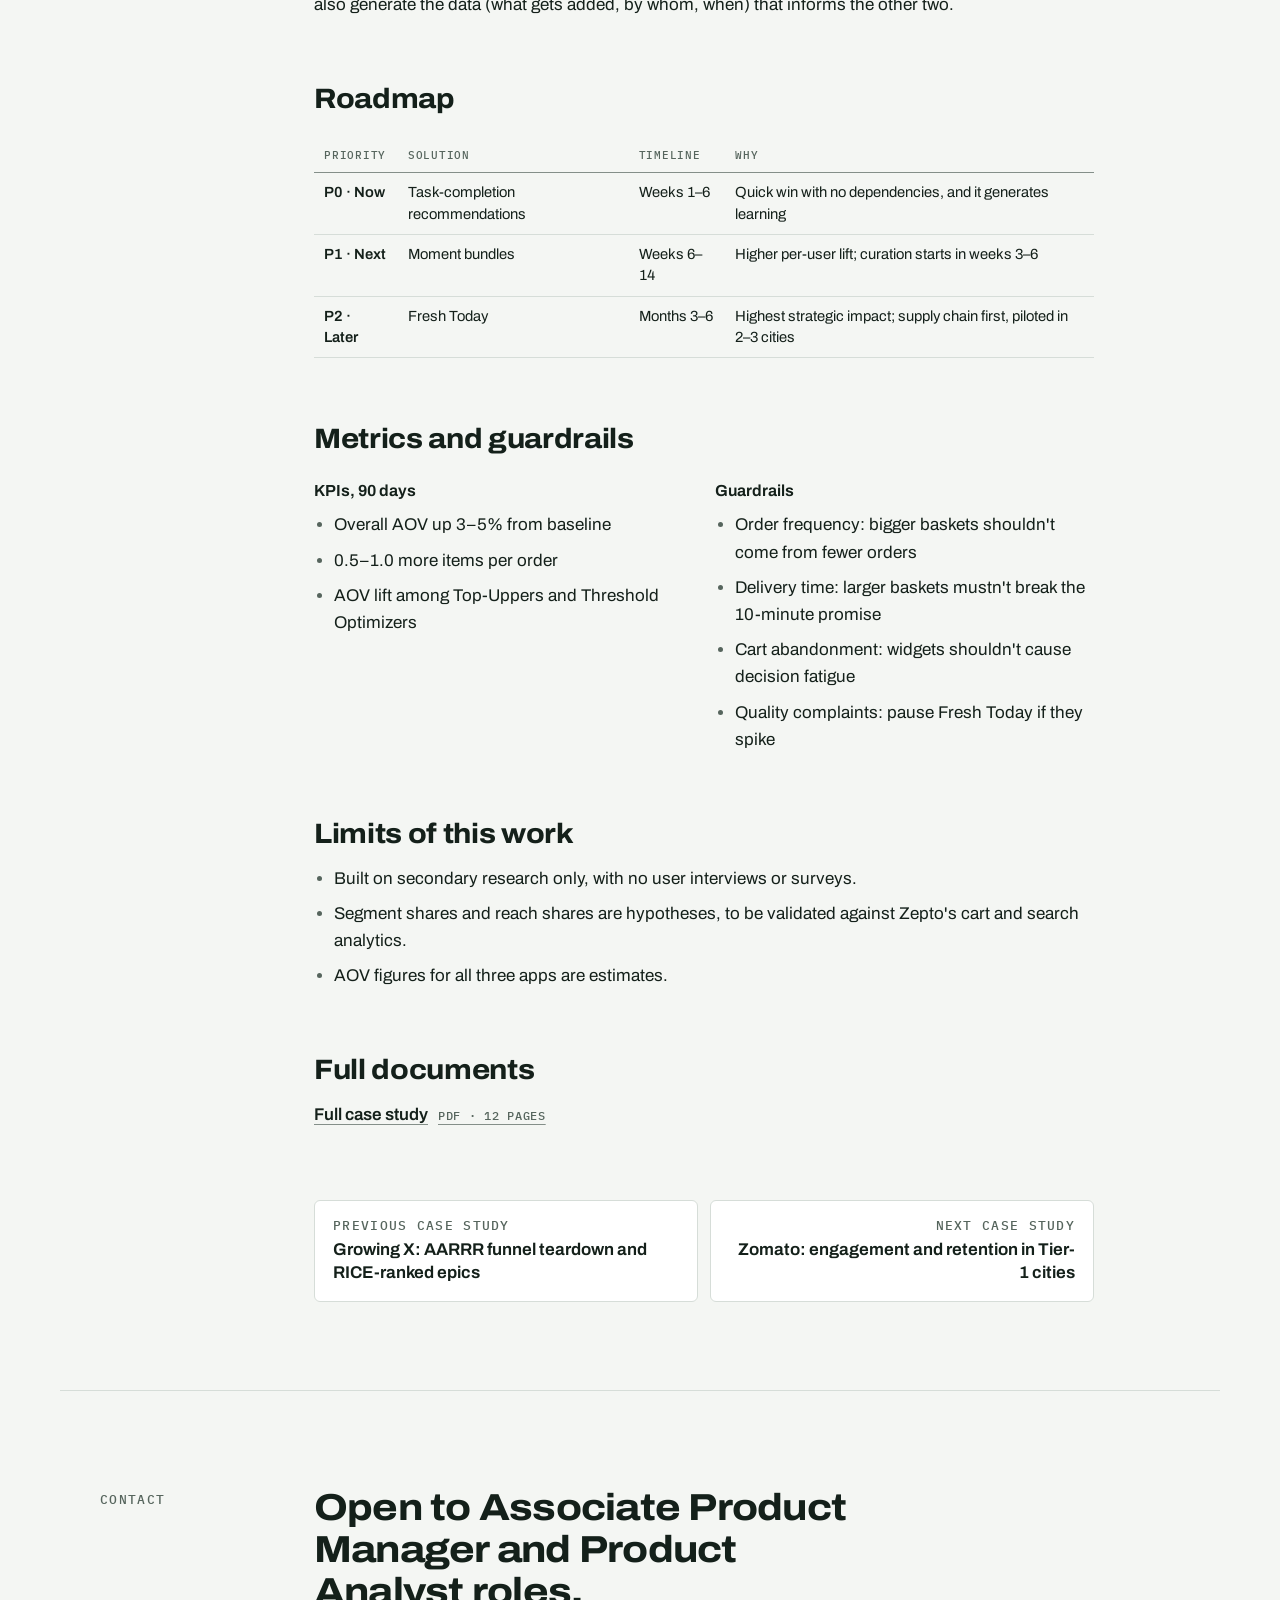
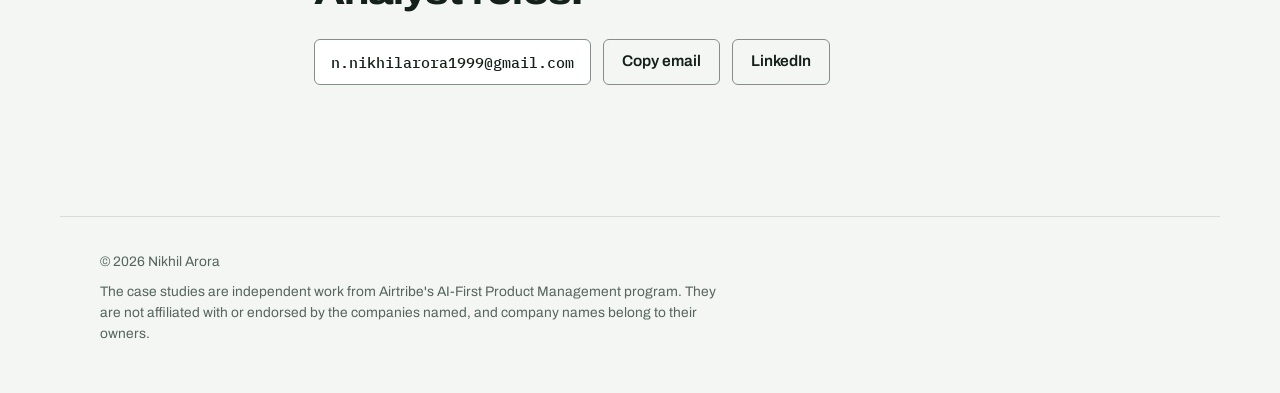
<file: case-studies/zepto-aov.html>
<!doctype html>
<html lang="en-IN">
<head>
<meta charset="utf-8">
<meta name="viewport" content="width=device-width, initial-scale=1, viewport-fit=cover">
<title>Zepto AOV Case Study: Average Order Value | Nikhil Arora</title>
<meta name="description" content="Why Zepto trails Blinkit on order value: a KPI tree, four segments, five blockers and three RICE-ranked solutions on a six-month roadmap.">
<link rel="canonical" href="https://nikhilarorapm.github.io/case-studies/zepto-aov.html">
<meta name="author" content="Nikhil Arora">
<meta name="robots" content="index, follow, max-image-preview:large">
<meta name="color-scheme" content="light dark">
<meta name="theme-color" content="#F4F6F3" media="(prefers-color-scheme: light)">
<meta name="theme-color" content="#0E1411" media="(prefers-color-scheme: dark)">

<meta property="og:type" content="article">
<meta property="og:site_name" content="Nikhil Arora">
<meta property="og:locale" content="en_IN">
<meta property="og:url" content="https://nikhilarorapm.github.io/case-studies/zepto-aov.html">
<meta property="og:title" content="Zepto AOV Case Study: Average Order Value | Nikhil Arora">
<meta property="og:description" content="Why Zepto trails Blinkit on order value: a KPI tree, four segments, five blockers and three RICE-ranked solutions on a six-month roadmap.">
<meta property="og:image" content="https://nikhilarorapm.github.io/assets/img/og-zepto.jpg">
<meta property="og:image:width" content="1200">
<meta property="og:image:height" content="630">
<meta property="og:image:alt" content="Case study: Zepto AOV, closing the order-value gap with Blinkit.">
<meta property="article:published_time" content="2026-10-01">
<meta property="article:author" content="https://nikhilarorapm.github.io/">
<meta name="twitter:card" content="summary_large_image">
<meta name="twitter:title" content="Zepto AOV Case Study: Average Order Value | Nikhil Arora">
<meta name="twitter:description" content="Why Zepto trails Blinkit on order value: a KPI tree, four segments, five blockers and three RICE-ranked solutions on a six-month roadmap.">
<meta name="twitter:image" content="https://nikhilarorapm.github.io/assets/img/og-zepto.jpg">

<link rel="icon" href="../favicon.svg" type="image/svg+xml">
<link rel="icon" href="../favicon.ico" sizes="32x32">
<link rel="apple-touch-icon" href="../apple-touch-icon.png">
<link rel="manifest" href="../site.webmanifest">
<link rel="preload" href="../assets/fonts/archivo-var.woff2" as="font" type="font/woff2" crossorigin>
<link rel="stylesheet" href="../assets/css/site.css">
<script type="application/ld+json">
{
  "@context": "https://schema.org",
  "@graph": [
    {
      "@type": "Article",
      "@id": "https://nikhilarorapm.github.io/case-studies/zepto-aov.html#article",
      "headline": "Zepto AOV: closing the order-value gap with Blinkit",
      "description": "Why Zepto trails Blinkit on order value: a KPI tree, four segments, five blockers and three RICE-ranked solutions on a six-month roadmap.",
      "url": "https://nikhilarorapm.github.io/case-studies/zepto-aov.html",
      "mainEntityOfPage": "https://nikhilarorapm.github.io/case-studies/zepto-aov.html",
      "image": "https://nikhilarorapm.github.io/assets/img/og-zepto.jpg",
      "datePublished": "2026-10-01",
      "dateModified": "2026-10-01",
      "inLanguage": "en-IN",
      "author": {
        "@type": "Person",
        "@id": "https://nikhilarorapm.github.io/#person",
        "name": "Nikhil Arora",
        "url": "https://nikhilarorapm.github.io/"
      },
      "publisher": {
        "@type": "Person",
        "@id": "https://nikhilarorapm.github.io/#person",
        "name": "Nikhil Arora",
        "url": "https://nikhilarorapm.github.io/"
      },
      "isPartOf": {
        "@id": "https://nikhilarorapm.github.io/#website"
      },
      "about": {
        "@type": "Organization",
        "name": "Zepto"
      },
      "keywords": "Zepto case study, average order value, AOV, quick commerce, KPI tree, segmentation, RICE"
    },
    {
      "@type": "BreadcrumbList",
      "itemListElement": [
        {
          "@type": "ListItem",
          "position": 1,
          "name": "Nikhil Arora",
          "item": "https://nikhilarorapm.github.io/"
        },
        {
          "@type": "ListItem",
          "position": 2,
          "name": "Zepto AOV: closing the order-value gap with Blinkit",
          "item": "https://nikhilarorapm.github.io/case-studies/zepto-aov.html"
        }
      ]
    }
  ]
}
</script>
</head>
<body>
<a class="skip" href="#main">Skip to content</a>

<header class="site-head">
  <div class="wrap head-row">
    <a class="brand" href="../index.html">Nikhil Arora</a>
    <nav class="site-nav" aria-label="Sections">
      <a href="../index.html#work">Work</a>
      <a class="opt" href="../index.html#case-studies">Case studies</a>
      <a class="opt" href="../index.html#education">Education</a>
      <a href="#contact">Contact</a>
    </nav>
  </div>
</header>

<main id="main">
  <div class="wrap">
    <nav class="crumbs" aria-label="Breadcrumb"><ol><li><a href="../index.html">Nikhil Arora</a></li><li><a href="../index.html#case-studies">Case studies</a></li><li aria-current="page">Zepto</li></ol></nav>
  </div>
  <article class="wrap cs" aria-labelledby="cs-title">
    <header class="cs-head">
      <p class="kicker">Quick commerce · Monetisation</p>
      <h1 id="cs-title">Zepto AOV: closing the order-value gap with Blinkit</h1>
      <p class="cs-lede">Zepto trails Blinkit by ₹100–120 per order. At 2.3M daily orders, every ₹50 of average order value is worth ₹11.5 Cr in daily GOV.</p>
      <dl class="cs-meta"><div><dt class="label">Context</dt><dd>Assignment, Airtribe AI-First Product Management</dd></div><div><dt class="label">Completed</dt><dd>June 2026</dd></div><div><dt class="label">Methods</dt><dd>KPI tree, segmentation, competitive analysis, RICE</dd></div><div><dt class="label">Evidence</dt><dd>Zepto's DRHP; Redseer, Nexdigm and IBEF reports; competitor app teardowns</dd></div></dl>
    </header>
    <figure class="cs-hero"><img src="../assets/img/zepto-aov-kpi-tree-640.webp" srcset="../assets/img/zepto-aov-kpi-tree-640.webp 640w, ../assets/img/zepto-aov-kpi-tree-1200.webp 1200w" sizes="(min-width: 1160px) 1060px, 92vw" width="640" height="360" alt="KPI tree connecting Zepto&#x27;s average order value to gross order value, commission and revenue." fetchpriority="high" decoding="async"><figcaption>Business KPI tree: gross order value is AOV × number of orders, and it drives commission and revenue.</figcaption></figure>
    <div class="cs-layout">
      <nav class="toc" aria-label="On this page"><p class="label">On this page</p><ol><li><a href="#aov">Decomposing AOV</a></li><li><a href="#segments">Segments</a></li><li><a href="#blockers">Blockers</a></li><li><a href="#competitors">Competitors</a></li><li><a href="#solutions">Solutions</a></li><li><a href="#rice">RICE</a></li><li><a href="#roadmap">Roadmap</a></li><li><a href="#metrics">Metrics</a></li><li><a href="#limits">Limits</a></li><li><a href="#documents">Documents</a></li></ol></nav>
      <div class="cs-body">
<section class="summary" aria-labelledby="summary-h">
<h2 class="label" id="summary-h">Summary</h2>
<dl><div><dt class="label">Question</dt><dd>Why are Zepto baskets small, and what would make them bigger?</dd></div><div><dt class="label call">Key finding</dt><dd>Most orders come from top-up and impulse missions, and the ₹149 free-delivery threshold acts as a stopping point, not a spending trigger.</dd></div><div><dt class="label">What I proposed</dt><dd>Task-completion recommendations (RICE 14.4), moment bundles (9.4) and a “Fresh Today” perishables experience (3.0) on a six-month roadmap.</dd></div><div><dt class="label">90-day target</dt><dd>Overall AOV up 3–5%, and 0.5–1.0 more items per order.</dd></div></dl>
</section>
<section class="cs-sec" id="aov" aria-labelledby="aov-h">
<h2 id="aov-h">Decomposing AOV</h2>
<p>AOV is the average spend per order. Raising it adds revenue from existing users at no acquisition cost, which improves unit economics directly. In the KPI tree, commission is driven by gross order value, and GOV = AOV × number of orders. AOV itself is items per order × average selling price per item, and both levers depend on why people open the app.</p>
<div class="table-scroll"><table class="data-table"><thead><tr><th scope="col">Platform</th><th scope="col">Estimated AOV, FY26</th><th scope="col">Free-delivery threshold</th></tr></thead><tbody><tr><th scope="row">Blinkit</th><td>~₹680–720</td><td>₹99 (Gold members)</td></tr><tr><th scope="row">Swiggy Instamart</th><td>~₹580–620</td><td>₹199</td></tr><tr class="hl"><th scope="row">Zepto</th><td>~₹550–600</td><td>₹149 (since Jan 2026)</td></tr></tbody></table></div>
<div class="table-scroll"><table class="data-table wide"><thead><tr><th scope="col">Buying behaviour</th><th scope="col">Trigger</th><th scope="col">Typical basket</th><th scope="col">AOV</th></tr></thead><tbody><tr><th scope="row">Forgetting or top-up</th><td>Ran out mid-cooking</td><td>1–3 items</td><td>Low: urgency means a narrow basket</td></tr><tr><th scope="row">Snacking or impulse</th><td>Craving, boredom</td><td>1–4 items</td><td>Low: cheap items, narrow categories</td></tr><tr><th scope="row">Replenishment</th><td>Planned daily or weekly</td><td>5–10 items</td><td>High: multi-category, meal-level</td></tr></tbody></table></div>
<p>Most users fall into the first two behaviours. Replenishment is where AOV jumps 3–5×, but it's a small fraction: most people still see Zepto as the last-minute app, not a daily grocery store.</p>
</section>
<section class="cs-sec" id="segments" aria-labelledby="segments-h">
<h2 id="segments-h">Four behavioural segments</h2>
<div class="table-scroll"><table class="data-table wide"><thead><tr><th scope="col">Segment</th><th scope="col">Share</th><th scope="col">Basket</th><th scope="col">Effect on AOV</th></tr></thead><tbody><tr><th scope="row">The Urgency Top-Upper</th><td>~40–45%</td><td>₹150–300, 1–3 items, 3–5 times a week</td><td>Primary drag: the largest segment with the smallest baskets</td></tr><tr><th scope="row">The Impulse Snacker</th><td>~25–30%</td><td>₹100–250, 1–4 items, 4–6 times a week</td><td>Second drag: high volume, tiny baskets</td></tr><tr><th scope="row">The Threshold Optimizer</th><td>~15–20%</td><td>₹149–250, clustered at the threshold</td><td>Ceiling effect: the threshold is a stopping point</td></tr><tr><th scope="row">The Planned Replenisher</th><td>~5–10%</td><td>₹500–800+, 5–10 items, daily to twice a week</td><td>Highest AOV but too small to move the average: the untapped opportunity</td></tr></tbody></table></div><p class="small-note">Segmented on order frequency, discount sensitivity, purchase intent and category diversity. Shares are hypotheses from secondary research, to be validated against Zepto's order data.</p>
</section>
<section class="cs-sec" id="blockers" aria-labelledby="blockers-h">
<h2 id="blockers-h">Five blockers</h2>
<ul>
<li><strong>A mission-driven mindset.</strong> Users arrive with a one- or two-item list, and the 10-minute promise trains them to minimise time in the app.</li>
<li><strong>The free-delivery threshold becomes the goal.</strong> The progress bar celebrates reaching ₹149, which signals “you're done”. Someone who might have spent ₹250 stops at ₹155.</li>
<li><strong>Habitual reordering narrows categories.</strong> “Buy again” re-adds familiar items and the recommendations surface more of the same.</li>
<li><strong>Convenience over discovery.</strong> Searching “onion” shows onions, not the besan, chillies and oil for the pakoras being made.</li>
<li><strong>No trust in perishable quality.</strong> Without the touch and feel of a kirana store, users buy vegetables offline, leaving the highest-AOV category underused.</li>
</ul>
<p>Today's journey runs need, search, reach the threshold, checkout. The goal is need, browse, discover complementary items, add, checkout.</p>
</section>
<section class="cs-sec" id="competitors" aria-labelledby="competitors-h">
<h2 id="competitors-h">Competitive check: the basics are table stakes</h2>
<div class="table-scroll"><table class="data-table wide"><thead><tr><th scope="col">Construct</th><th scope="col">Blinkit</th><th scope="col">Instamart</th><th scope="col">Zepto</th></tr></thead><tbody><tr><th scope="row">Basket builder</th><td>Free Coke, gamified progress bar</td><td>Free delivery over ₹199</td><td>Free delivery over ₹149</td></tr><tr><th scope="row">Cross-sell</th><td>On product add and at cart</td><td>Cart page</td><td>Cart page</td></tr><tr><th scope="row">Bundles</th><td>Contextual (tomato, onion, potato)</td><td>Basic combos</td><td>Limited</td></tr><tr><th scope="row">Price anchoring</th><td>Organic next to regular</td><td>Limited</td><td>Limited</td></tr></tbody></table></div><p>Standard AOV constructs are table stakes across the three apps, so rearranging recommendations yields marginal gains. What's needed are solutions that change user behaviour.</p>
</section>
<section class="cs-sec" id="solutions" aria-labelledby="solutions-h">
<h2 id="solutions-h">Three solutions</h2>
<h3>1 · Task-completion recommendations</h3>
<p>Instead of generic “People also bought”, recommend what completes the user's task: Maggi with cheese, butter and Coke; bread with jam, peanut butter and eggs; diapers with wipes and rash cream. The widget sits at position 1 on the cart page with a “Forgot something?” tab and time-of-day personalisation, plus a “Running out” predictor: “You purchased cooking oil 28 days ago. Running low?”</p>
<p><strong>Expected lift:</strong> if 25–30% of orders add one ₹40–60 item, that's ₹10–18 per order, about 2–3% of blended AOV. Effort is low to moderate on existing infrastructure.</p>
<h3>2 · Context-triggered moment bundles</h3>
<p>Pre-curated bundles of 4–8 items for a moment, with an Add All button and a 5–10% discount: a Friday movie-night kit, rainy-day chai and pakoda essentials, a paneer butter masala kit. Mini missions add light gamification.</p>
<p><strong>Why it works:</strong> framing. “Paneer” sets a ₹100 mental budget; a “Paneer Butter Masala Kit” sets ₹350. Bundle orders run ₹300–450 against ₹150–300 for top-ups, so an 8–12% attach rate moves AOV. Effort is medium, with ongoing merchandising.</p>
<h3>3 · “Fresh Today” daily perishables</h3>
<p>Fresh produce has the highest natural AOV (5–10 items an order) and the blocker is trust. The fix combines trust markers (sourcing time, freshness grade, local order counts), freshness storytelling on the order-tracking screen instead of generic ads, and habit nudges that are deliberately not discount-led. Subscriptions were ruled out because daily grocery needs variety.</p>
<p><strong>Expected lift:</strong> per-user AOV can rise 2–4×, so even 5–10% conversion of monthly users moves the needle. It's a 3–6 month play with supply-chain dependencies.</p>
</section>
<section class="cs-sec" id="rice" aria-labelledby="rice-h">
<h2 id="rice-h">RICE prioritisation</h2>
<div class="table-scroll"><table class="data-table wide"><thead><tr><th scope="col">Solution</th><th scope="col" class="n">Reach (12 mo)</th><th scope="col" class="n">Impact</th><th scope="col" class="n">Confidence</th><th scope="col" class="n">Effort</th><th scope="col" class="n">RICE</th></tr></thead><tbody><tr class="hl"><th scope="row">Task-completion recommendations</th><td class="n">24.0M</td><td class="n">2</td><td class="n">0.9</td><td class="n">3</td><td class="n">14.4</td></tr><tr><th scope="row">Context-triggered moment bundles</th><td class="n">19.2M</td><td class="n">3.5</td><td class="n">0.7</td><td class="n">5</td><td class="n">9.4</td></tr><tr><th scope="row">Fresh Today and trust markers</th><td class="n">9.6M</td><td class="n">5</td><td class="n">0.5</td><td class="n">8</td><td class="n">3.0</td></tr></tbody></table></div><p class="small-note">Reach is the share of Zepto's 4.79 crore annual transacting users each solution touches: 50%, 40% and 20%. Impact runs 1–5, confidence 0.5–1.0 and effort 1–10.</p>
<p>Beyond the scores, Fresh Today depends on consistent produce quality, since one bad batch damages trust for good, so supply-chain readiness comes first. Task-completion recommendations also generate the data (what gets added, by whom, when) that informs the other two.</p>
</section>
<section class="cs-sec" id="roadmap" aria-labelledby="roadmap-h">
<h2 id="roadmap-h">Roadmap</h2>
<div class="table-scroll"><table class="data-table wide"><thead><tr><th scope="col">Priority</th><th scope="col">Solution</th><th scope="col">Timeline</th><th scope="col">Why</th></tr></thead><tbody><tr><th scope="row">P0 · Now</th><td>Task-completion recommendations</td><td>Weeks 1–6</td><td>Quick win with no dependencies, and it generates learning</td></tr><tr><th scope="row">P1 · Next</th><td>Moment bundles</td><td>Weeks 6–14</td><td>Higher per-user lift; curation starts in weeks 3–6</td></tr><tr><th scope="row">P2 · Later</th><td>Fresh Today</td><td>Months 3–6</td><td>Highest strategic impact; supply chain first, piloted in 2–3 cities</td></tr></tbody></table></div>
</section>
<section class="cs-sec" id="metrics" aria-labelledby="metrics-h">
<h2 id="metrics-h">Metrics and guardrails</h2>
<div class="pair">
<div><h3>KPIs, 90 days</h3><ul><li>Overall AOV up 3–5% from baseline</li><li>0.5–1.0 more items per order</li><li>AOV lift among Top-Uppers and Threshold Optimizers</li></ul></div>
<div><h3>Guardrails</h3><ul><li>Order frequency: bigger baskets shouldn't come from fewer orders</li><li>Delivery time: larger baskets mustn't break the 10-minute promise</li><li>Cart abandonment: widgets shouldn't cause decision fatigue</li><li>Quality complaints: pause Fresh Today if they spike</li></ul></div>
</div>
</section>
<section class="cs-sec" id="limits" aria-labelledby="limits-h">
<h2 id="limits-h">Limits of this work</h2>
<ul>
<li>Built on secondary research only, with no user interviews or surveys.</li>
<li>Segment shares and reach shares are hypotheses, to be validated against Zepto's cart and search analytics.</li>
<li>AOV figures for all three apps are estimates.</li>
</ul>
</section>
<section class="cs-sec" id="documents" aria-labelledby="documents-h">
<h2 id="documents-h">Full documents</h2>
<div class="cs-docs"><a class="doc-link" href="../docs/nikhil-arora-zepto-aov-case-study.pdf">Full case study <span class="meta">PDF · 12 pages</span></a></div>
</section>
<nav class="cs-next" aria-label="More case studies">
<a class="prev" href="x-growth-aarrr.html"><span class="label">Previous case study</span><span class="t">Growing X: AARRR funnel teardown and RICE-ranked epics</span></a>
<a class="next" href="zomato-retention.html"><span class="label">Next case study</span><span class="t">Zomato: engagement and retention in Tier-1 cities</span></a>
</nav>
      </div>
    </div>
  </article>

  <section class="sec wrap" id="contact" aria-labelledby="contact-title">
    <h2 class="label" id="contact-title">Contact</h2>
    <div class="sec-body">
      <p class="contact-line">Open to Associate Product Manager and Product Analyst roles.</p>
      <div class="contact-row">
        <a class="email" id="email" href="mailto:n.nikhilarora1999@gmail.com">n.nikhilarora1999@gmail.com</a>
        <button class="btn" type="button" id="copy-email" data-email="n.nikhilarora1999@gmail.com">Copy email</button>
        <a class="btn" href="https://www.linkedin.com/in/nikhilarora2021" target="_blank" rel="me noopener">LinkedIn</a>
      </div>
      <p class="copy-status" id="copy-status" role="status" aria-live="polite"></p>
    </div>
  </section>
</main>

<footer class="site-foot wrap">
  <p>© 2026 Nikhil Arora</p>
  <p>The case studies are independent work from Airtribe's AI-First Product Management program. They are not affiliated with or endorsed by the companies named, and company names belong to their owners.</p>
</footer>

<script src="../assets/js/copy-email.js" defer></script>
</body>
</html>
</file>
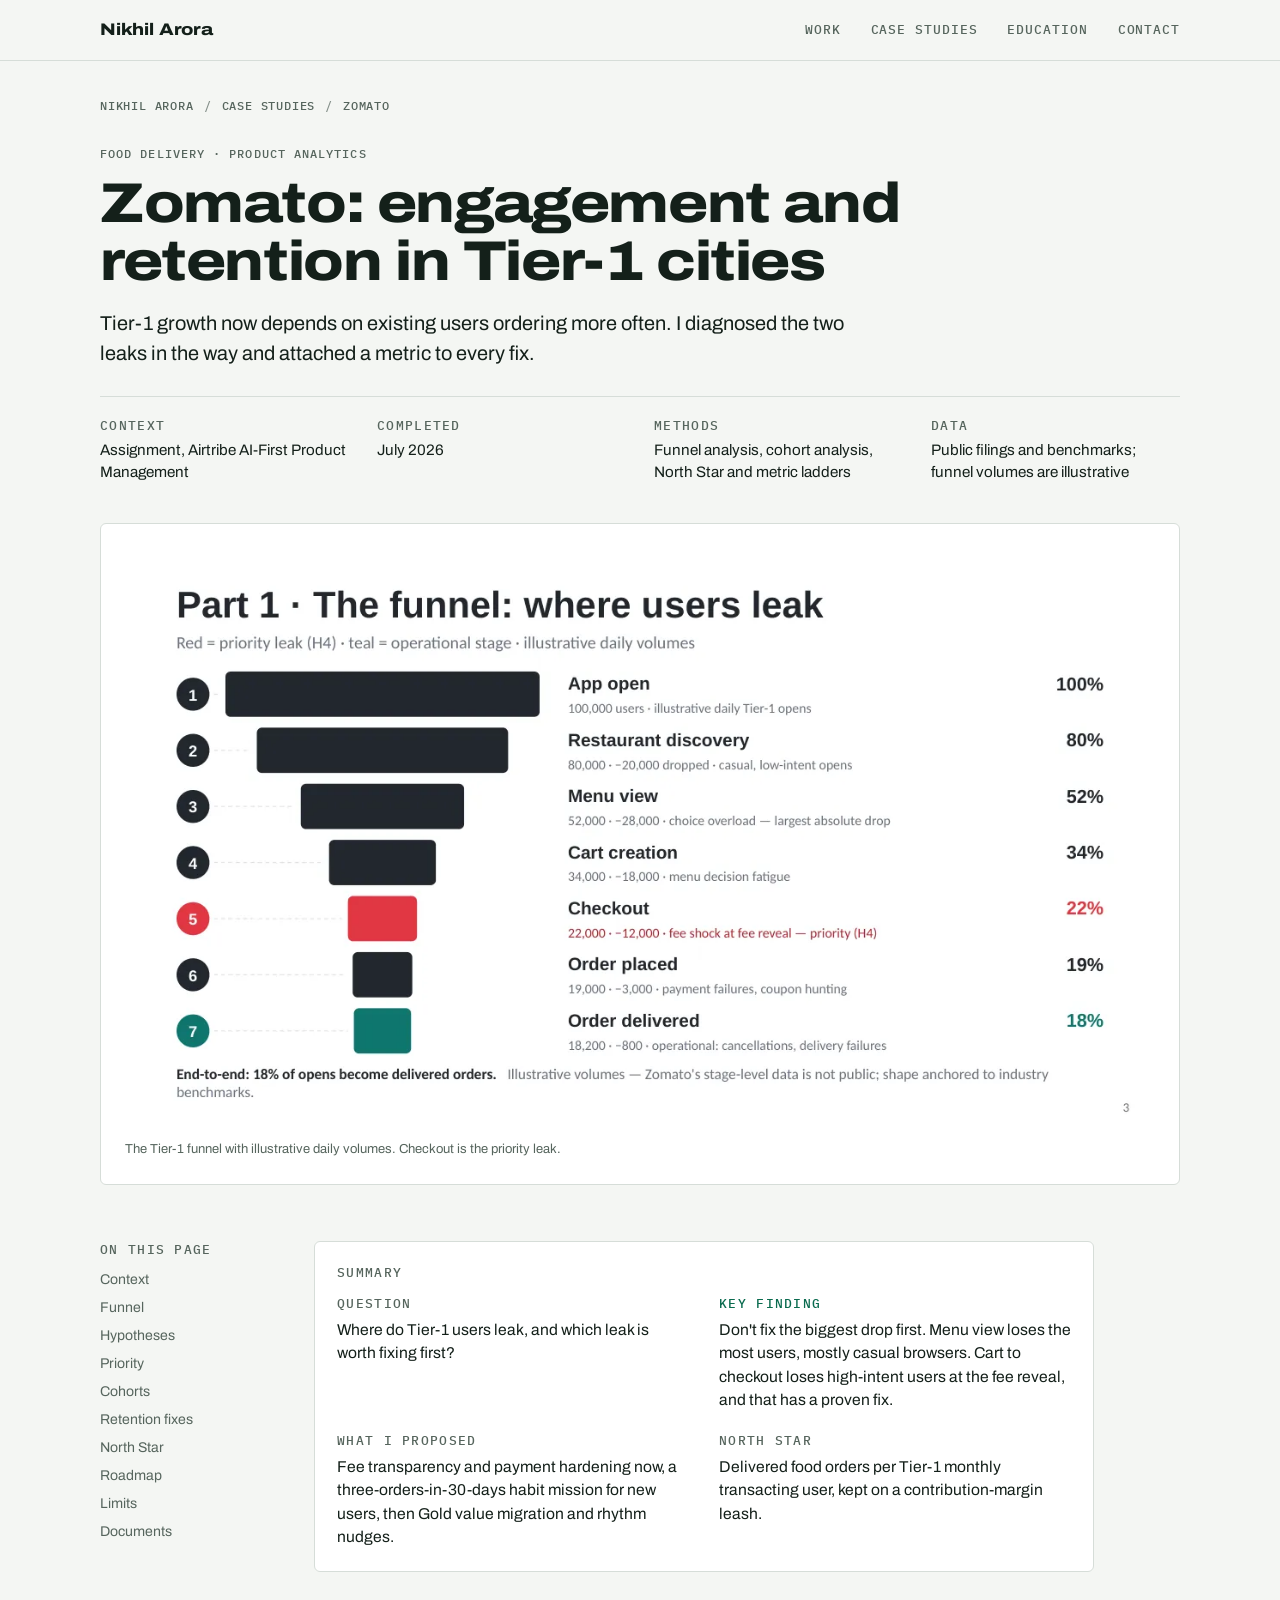
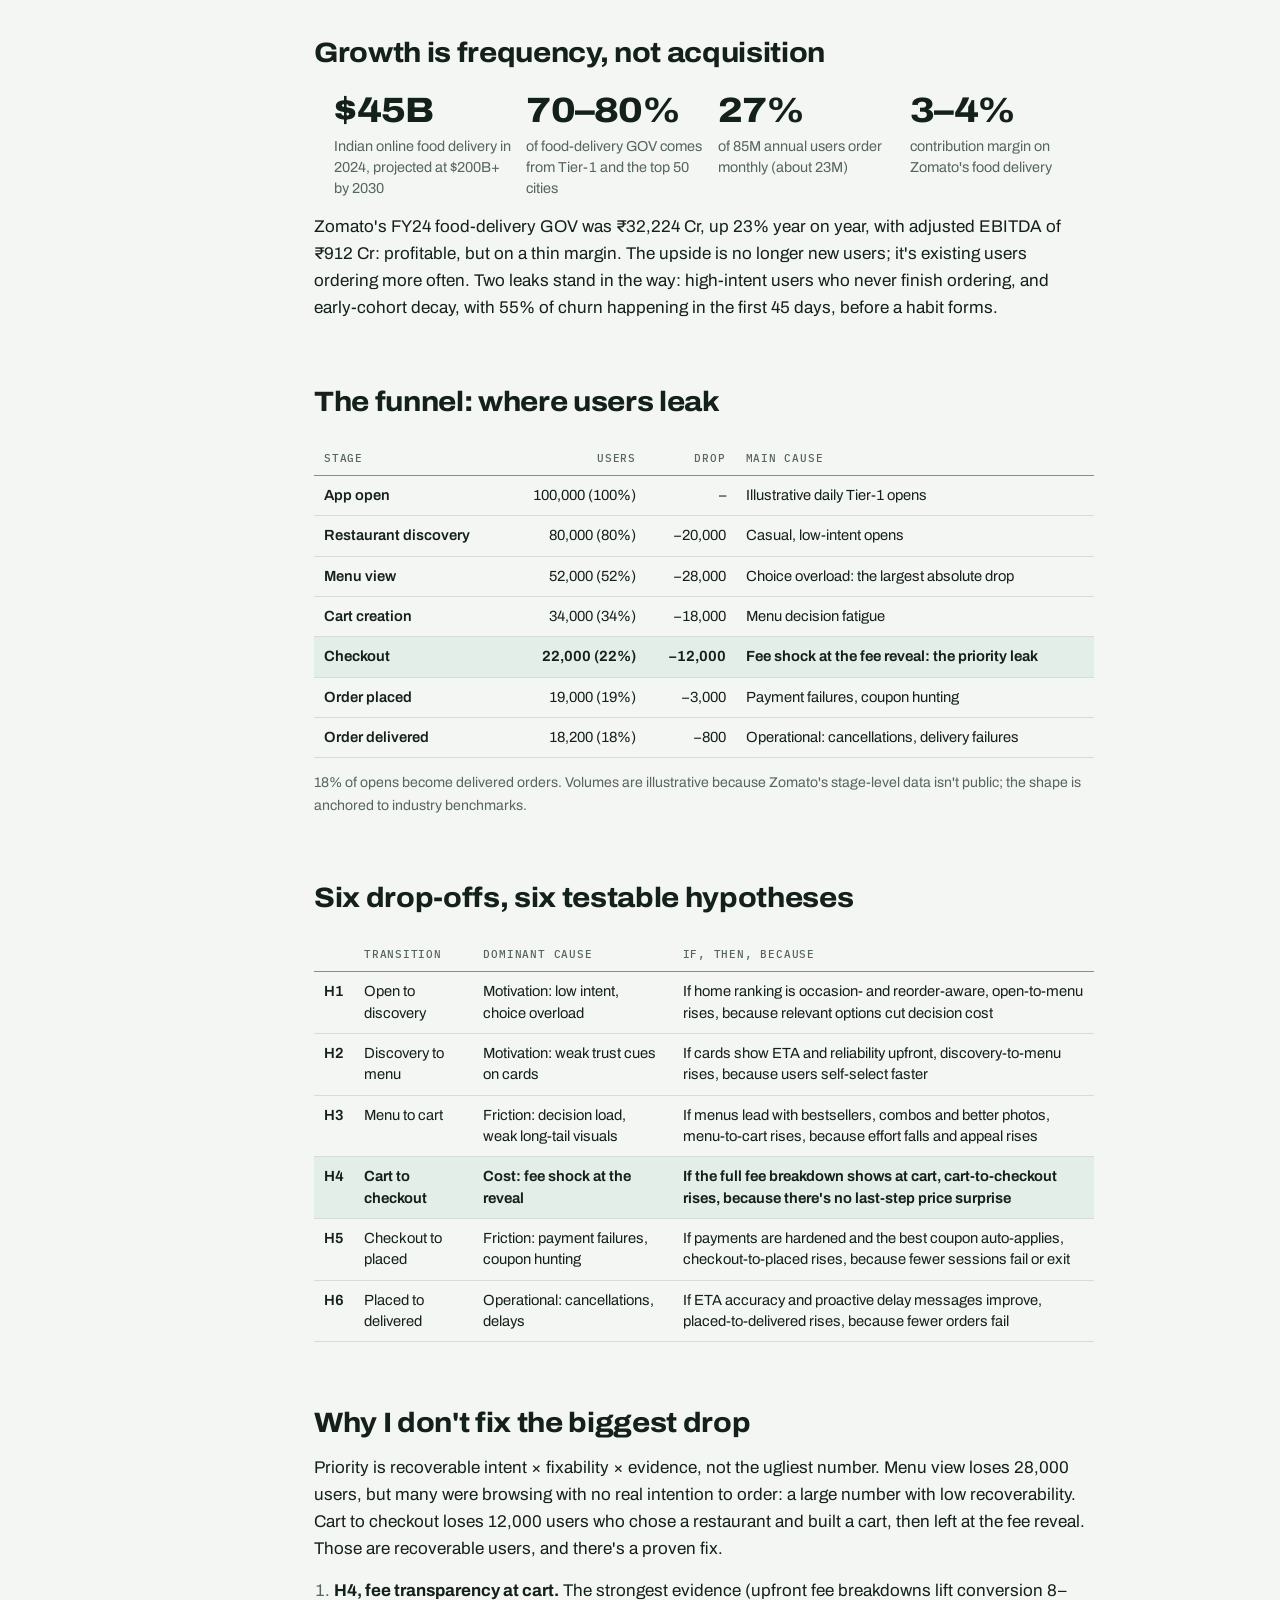
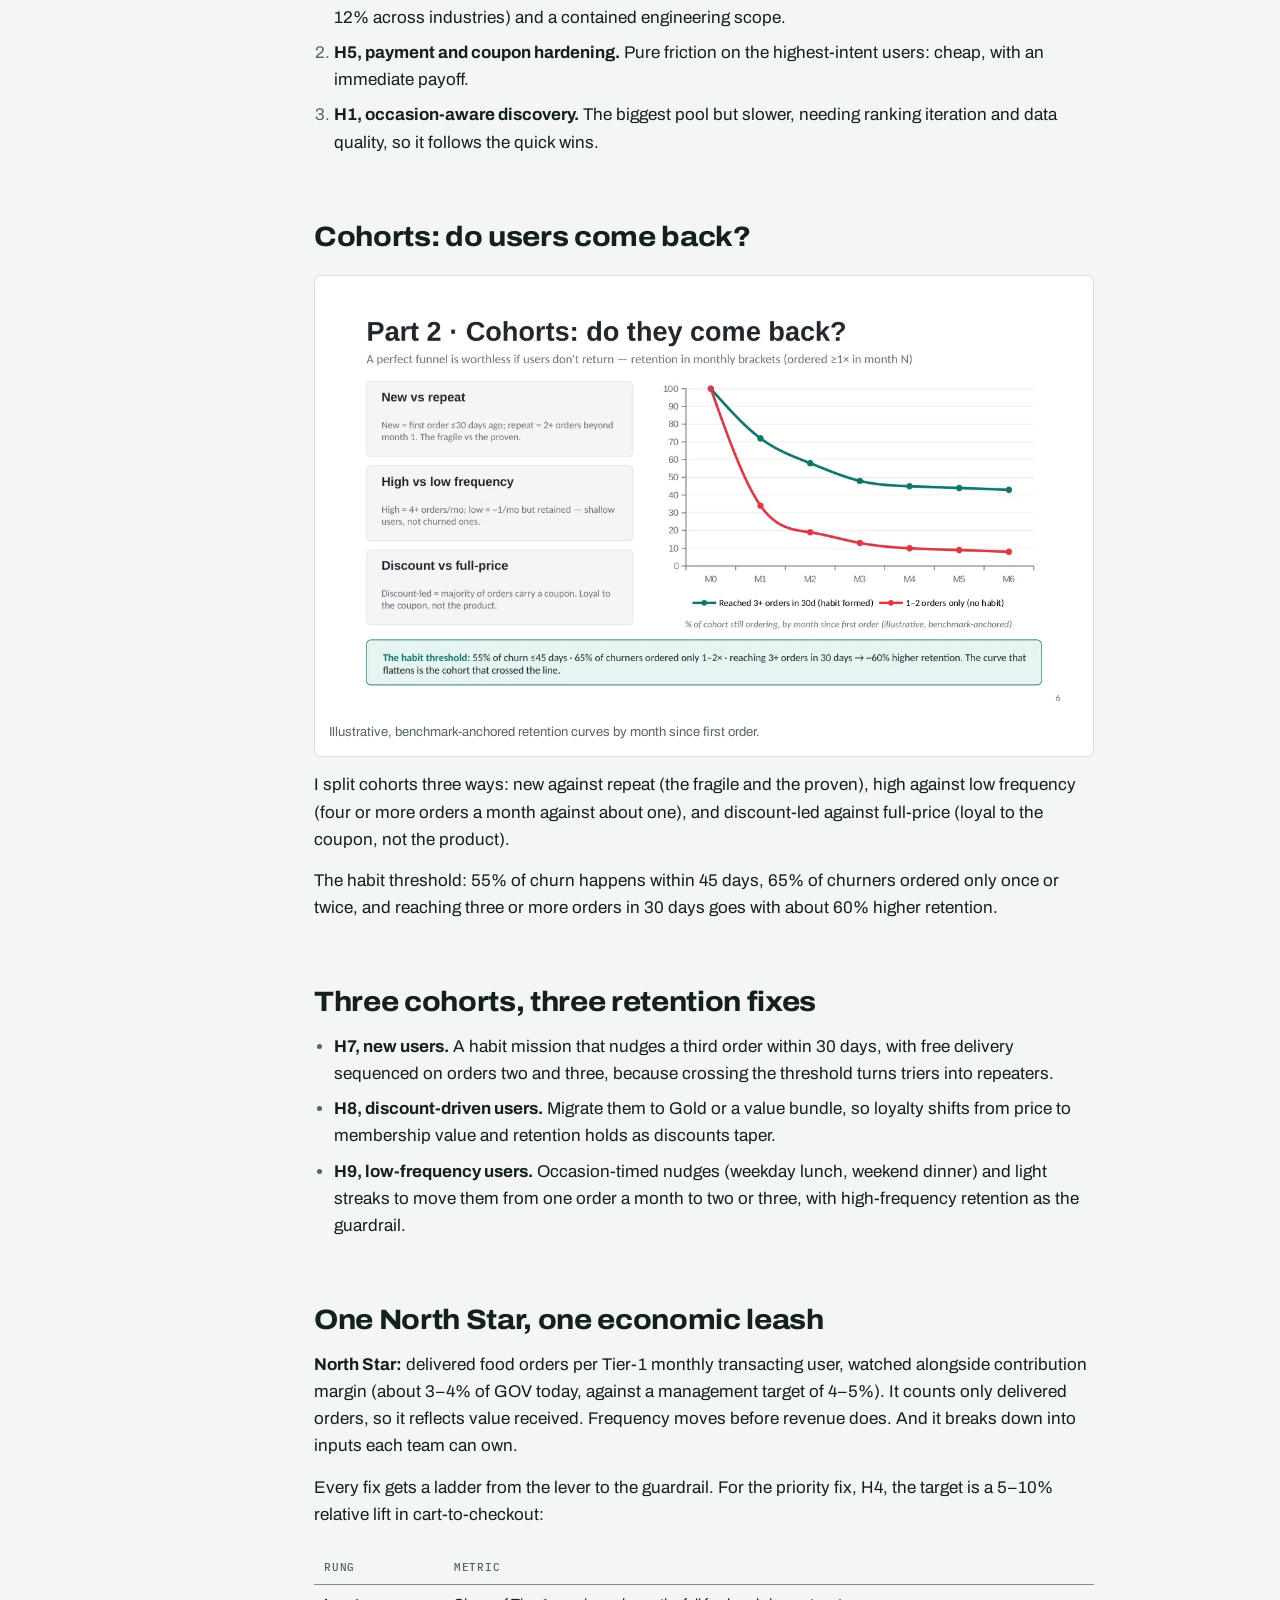
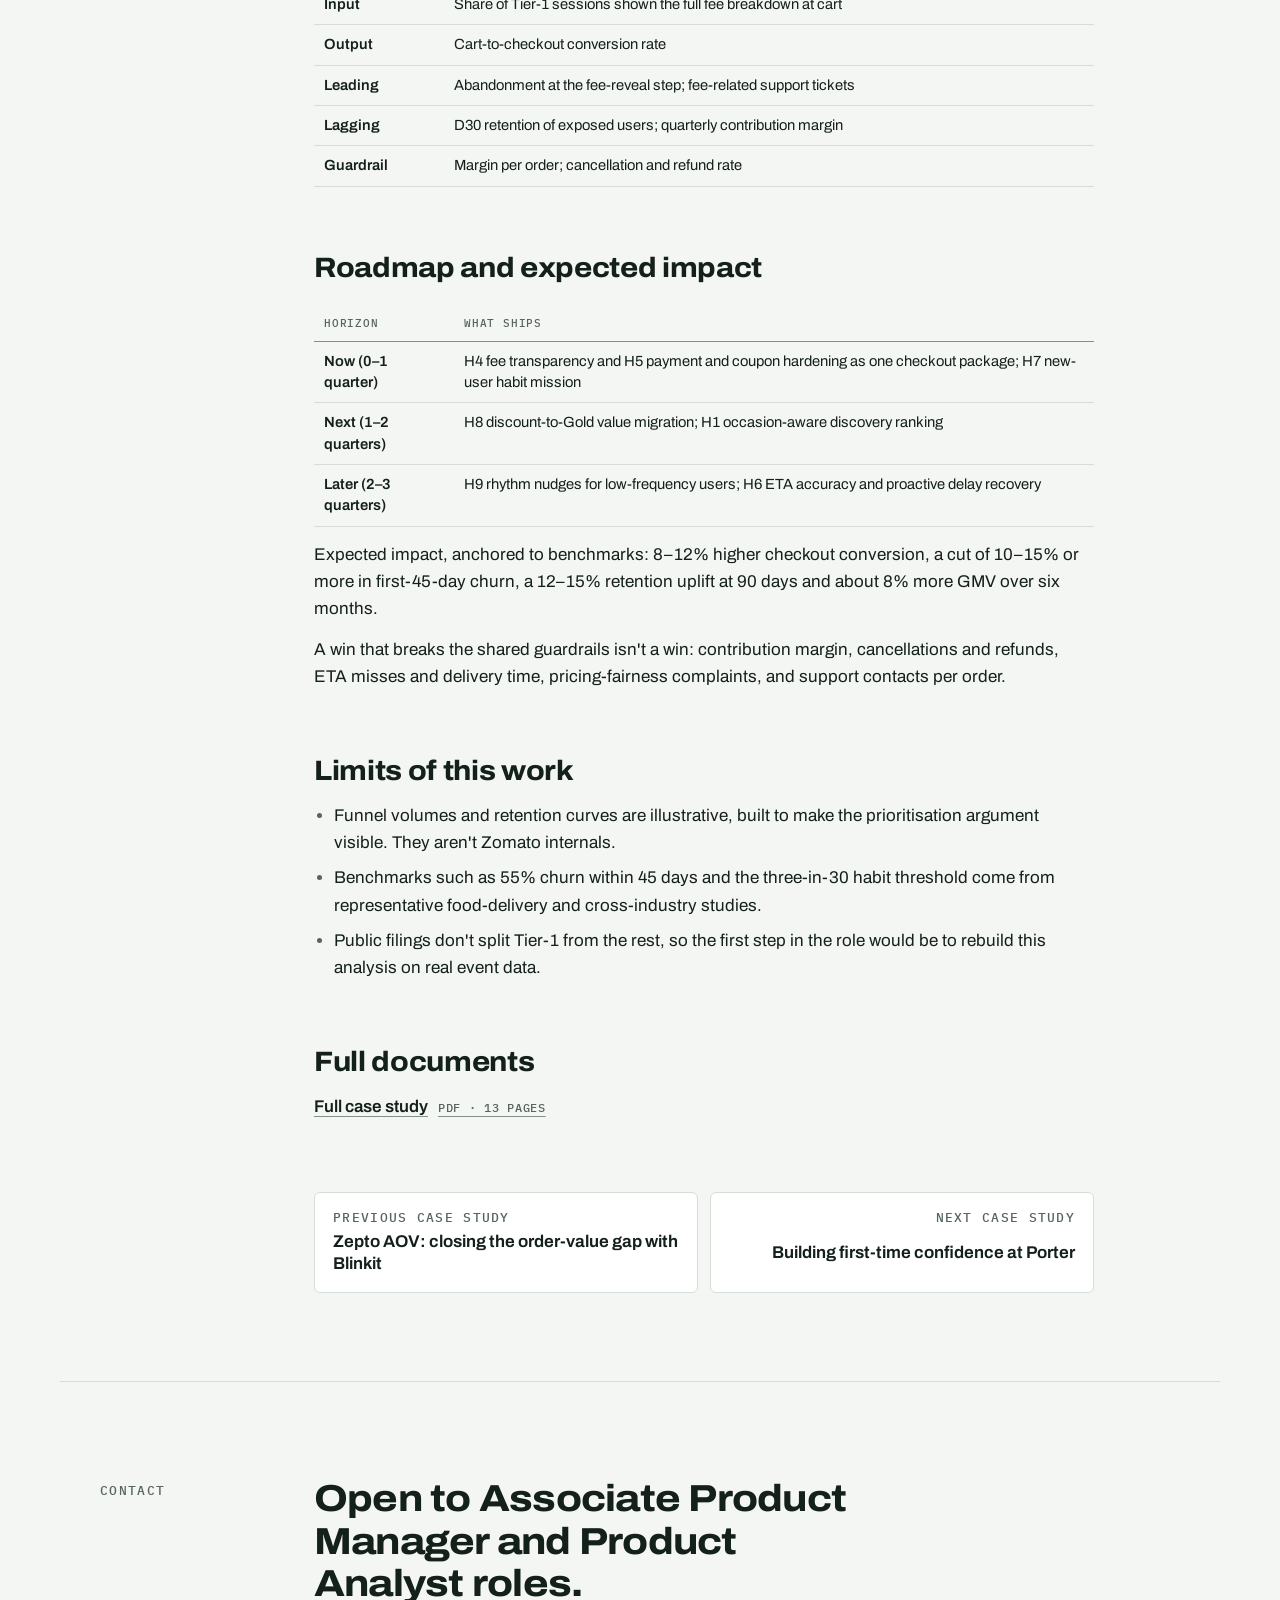
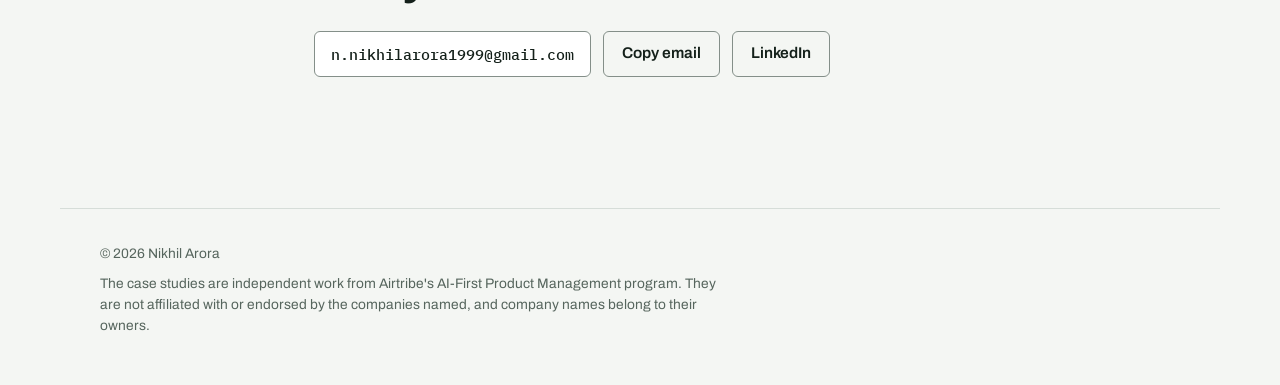
<file: case-studies/zomato-retention.html>
<!doctype html>
<html lang="en-IN">
<head>
<meta charset="utf-8">
<meta name="viewport" content="width=device-width, initial-scale=1, viewport-fit=cover">
<title>Zomato Case Study: Engagement and Retention | Nikhil Arora</title>
<meta name="description" content="Funnel analysis, cohort retention and a North Star metric for Zomato food delivery in Tier-1 cities, with nine testable hypotheses and margin guardrails.">
<link rel="canonical" href="https://nikhilarorapm.github.io/case-studies/zomato-retention.html">
<meta name="author" content="Nikhil Arora">
<meta name="robots" content="index, follow, max-image-preview:large">
<meta name="color-scheme" content="light dark">
<meta name="theme-color" content="#F4F6F3" media="(prefers-color-scheme: light)">
<meta name="theme-color" content="#0E1411" media="(prefers-color-scheme: dark)">

<meta property="og:type" content="article">
<meta property="og:site_name" content="Nikhil Arora">
<meta property="og:locale" content="en_IN">
<meta property="og:url" content="https://nikhilarorapm.github.io/case-studies/zomato-retention.html">
<meta property="og:title" content="Zomato Case Study: Engagement and Retention | Nikhil Arora">
<meta property="og:description" content="Funnel analysis, cohort retention and a North Star metric for Zomato food delivery in Tier-1 cities, with nine testable hypotheses and margin guardrails.">
<meta property="og:image" content="https://nikhilarorapm.github.io/assets/img/og-zomato.jpg">
<meta property="og:image:width" content="1200">
<meta property="og:image:height" content="630">
<meta property="og:image:alt" content="Case study: Zomato engagement and retention in Tier-1 cities.">
<meta property="article:published_time" content="2026-10-01">
<meta property="article:author" content="https://nikhilarorapm.github.io/">
<meta name="twitter:card" content="summary_large_image">
<meta name="twitter:title" content="Zomato Case Study: Engagement and Retention | Nikhil Arora">
<meta name="twitter:description" content="Funnel analysis, cohort retention and a North Star metric for Zomato food delivery in Tier-1 cities, with nine testable hypotheses and margin guardrails.">
<meta name="twitter:image" content="https://nikhilarorapm.github.io/assets/img/og-zomato.jpg">

<link rel="icon" href="../favicon.svg" type="image/svg+xml">
<link rel="icon" href="../favicon.ico" sizes="32x32">
<link rel="apple-touch-icon" href="../apple-touch-icon.png">
<link rel="manifest" href="../site.webmanifest">
<link rel="preload" href="../assets/fonts/archivo-var.woff2" as="font" type="font/woff2" crossorigin>
<link rel="stylesheet" href="../assets/css/site.css">
<script type="application/ld+json">
{
  "@context": "https://schema.org",
  "@graph": [
    {
      "@type": "Article",
      "@id": "https://nikhilarorapm.github.io/case-studies/zomato-retention.html#article",
      "headline": "Zomato: engagement and retention in Tier-1 cities",
      "description": "Funnel analysis, cohort retention and a North Star metric for Zomato food delivery in Tier-1 cities, with nine testable hypotheses and margin guardrails.",
      "url": "https://nikhilarorapm.github.io/case-studies/zomato-retention.html",
      "mainEntityOfPage": "https://nikhilarorapm.github.io/case-studies/zomato-retention.html",
      "image": "https://nikhilarorapm.github.io/assets/img/og-zomato.jpg",
      "datePublished": "2026-10-01",
      "dateModified": "2026-10-01",
      "inLanguage": "en-IN",
      "author": {
        "@type": "Person",
        "@id": "https://nikhilarorapm.github.io/#person",
        "name": "Nikhil Arora",
        "url": "https://nikhilarorapm.github.io/"
      },
      "publisher": {
        "@type": "Person",
        "@id": "https://nikhilarorapm.github.io/#person",
        "name": "Nikhil Arora",
        "url": "https://nikhilarorapm.github.io/"
      },
      "isPartOf": {
        "@id": "https://nikhilarorapm.github.io/#website"
      },
      "about": {
        "@type": "Organization",
        "name": "Zomato"
      },
      "keywords": "Zomato case study, funnel analysis, cohort analysis, retention, North Star metric, product analytics"
    },
    {
      "@type": "BreadcrumbList",
      "itemListElement": [
        {
          "@type": "ListItem",
          "position": 1,
          "name": "Nikhil Arora",
          "item": "https://nikhilarorapm.github.io/"
        },
        {
          "@type": "ListItem",
          "position": 2,
          "name": "Zomato: engagement and retention in Tier-1 cities",
          "item": "https://nikhilarorapm.github.io/case-studies/zomato-retention.html"
        }
      ]
    }
  ]
}
</script>
</head>
<body>
<a class="skip" href="#main">Skip to content</a>

<header class="site-head">
  <div class="wrap head-row">
    <a class="brand" href="../index.html">Nikhil Arora</a>
    <nav class="site-nav" aria-label="Sections">
      <a href="../index.html#work">Work</a>
      <a class="opt" href="../index.html#case-studies">Case studies</a>
      <a class="opt" href="../index.html#education">Education</a>
      <a href="#contact">Contact</a>
    </nav>
  </div>
</header>

<main id="main">
  <div class="wrap">
    <nav class="crumbs" aria-label="Breadcrumb"><ol><li><a href="../index.html">Nikhil Arora</a></li><li><a href="../index.html#case-studies">Case studies</a></li><li aria-current="page">Zomato</li></ol></nav>
  </div>
  <article class="wrap cs" aria-labelledby="cs-title">
    <header class="cs-head">
      <p class="kicker">Food delivery · Product analytics</p>
      <h1 id="cs-title">Zomato: engagement and retention in Tier-1 cities</h1>
      <p class="cs-lede">Tier-1 growth now depends on existing users ordering more often. I diagnosed the two leaks in the way and attached a metric to every fix.</p>
      <dl class="cs-meta"><div><dt class="label">Context</dt><dd>Assignment, Airtribe AI-First Product Management</dd></div><div><dt class="label">Completed</dt><dd>July 2026</dd></div><div><dt class="label">Methods</dt><dd>Funnel analysis, cohort analysis, North Star and metric ladders</dd></div><div><dt class="label">Data</dt><dd>Public filings and benchmarks; funnel volumes are illustrative</dd></div></dl>
    </header>
    <figure class="cs-hero"><img src="../assets/img/zomato-retention-funnel-640.webp" srcset="../assets/img/zomato-retention-funnel-640.webp 640w, ../assets/img/zomato-retention-funnel-1200.webp 1200w" sizes="(min-width: 1160px) 1060px, 92vw" width="640" height="361" alt="Seven-stage Zomato funnel from app open to order delivered, with the checkout drop highlighted as the priority leak." fetchpriority="high" decoding="async"><figcaption>The Tier-1 funnel with illustrative daily volumes. Checkout is the priority leak.</figcaption></figure>
    <div class="cs-layout">
      <nav class="toc" aria-label="On this page"><p class="label">On this page</p><ol><li><a href="#context">Context</a></li><li><a href="#funnel">Funnel</a></li><li><a href="#hypotheses">Hypotheses</a></li><li><a href="#priority">Priority</a></li><li><a href="#cohorts">Cohorts</a></li><li><a href="#fixes">Retention fixes</a></li><li><a href="#north-star">North Star</a></li><li><a href="#roadmap">Roadmap</a></li><li><a href="#limits">Limits</a></li><li><a href="#documents">Documents</a></li></ol></nav>
      <div class="cs-body">
<section class="summary" aria-labelledby="summary-h">
<h2 class="label" id="summary-h">Summary</h2>
<dl><div><dt class="label">Question</dt><dd>Where do Tier-1 users leak, and which leak is worth fixing first?</dd></div><div><dt class="label call">Key finding</dt><dd>Don't fix the biggest drop first. Menu view loses the most users, mostly casual browsers. Cart to checkout loses high-intent users at the fee reveal, and that has a proven fix.</dd></div><div><dt class="label">What I proposed</dt><dd>Fee transparency and payment hardening now, a three-orders-in-30-days habit mission for new users, then Gold value migration and rhythm nudges.</dd></div><div><dt class="label">North Star</dt><dd>Delivered food orders per Tier-1 monthly transacting user, kept on a contribution-margin leash.</dd></div></dl>
</section>
<section class="cs-sec" id="context" aria-labelledby="context-h">
<h2 id="context-h">Growth is frequency, not acquisition</h2>
<ul class="stats"><li><span class="num">$45B</span><span class="lbl">Indian online food delivery in 2024, projected at $200B+ by 2030</span></li><li><span class="num">70–80%</span><span class="lbl">of food-delivery GOV comes from Tier-1 and the top 50 cities</span></li><li><span class="num">27%</span><span class="lbl">of 85M annual users order monthly (about 23M)</span></li><li><span class="num">3–4%</span><span class="lbl">contribution margin on Zomato's food delivery</span></li></ul>
<p>Zomato's FY24 food-delivery GOV was ₹32,224 Cr, up 23% year on year, with adjusted EBITDA of ₹912 Cr: profitable, but on a thin margin. The upside is no longer new users; it's existing users ordering more often. Two leaks stand in the way: high-intent users who never finish ordering, and early-cohort decay, with 55% of churn happening in the first 45 days, before a habit forms.</p>
</section>
<section class="cs-sec" id="funnel" aria-labelledby="funnel-h">
<h2 id="funnel-h">The funnel: where users leak</h2>
<div class="table-scroll"><table class="data-table wide"><thead><tr><th scope="col">Stage</th><th scope="col" class="n">Users</th><th scope="col" class="n">Drop</th><th scope="col">Main cause</th></tr></thead><tbody><tr><th scope="row">App open</th><td class="n">100,000 (100%)</td><td class="n">–</td><td>Illustrative daily Tier-1 opens</td></tr><tr><th scope="row">Restaurant discovery</th><td class="n">80,000 (80%)</td><td class="n">−20,000</td><td>Casual, low-intent opens</td></tr><tr><th scope="row">Menu view</th><td class="n">52,000 (52%)</td><td class="n">−28,000</td><td>Choice overload: the largest absolute drop</td></tr><tr><th scope="row">Cart creation</th><td class="n">34,000 (34%)</td><td class="n">−18,000</td><td>Menu decision fatigue</td></tr><tr class="hl"><th scope="row">Checkout</th><td class="n">22,000 (22%)</td><td class="n">−12,000</td><td>Fee shock at the fee reveal: the priority leak</td></tr><tr><th scope="row">Order placed</th><td class="n">19,000 (19%)</td><td class="n">−3,000</td><td>Payment failures, coupon hunting</td></tr><tr><th scope="row">Order delivered</th><td class="n">18,200 (18%)</td><td class="n">−800</td><td>Operational: cancellations, delivery failures</td></tr></tbody></table></div><p class="small-note">18% of opens become delivered orders. Volumes are illustrative because Zomato's stage-level data isn't public; the shape is anchored to industry benchmarks.</p>
</section>
<section class="cs-sec" id="hypotheses" aria-labelledby="hypotheses-h">
<h2 id="hypotheses-h">Six drop-offs, six testable hypotheses</h2>
<div class="table-scroll"><table class="data-table wide"><thead><tr><th scope="col"></th><th scope="col">Transition</th><th scope="col">Dominant cause</th><th scope="col">If, then, because</th></tr></thead><tbody><tr><th scope="row">H1</th><td>Open to discovery</td><td>Motivation: low intent, choice overload</td><td>If home ranking is occasion- and reorder-aware, open-to-menu rises, because relevant options cut decision cost</td></tr><tr><th scope="row">H2</th><td>Discovery to menu</td><td>Motivation: weak trust cues on cards</td><td>If cards show ETA and reliability upfront, discovery-to-menu rises, because users self-select faster</td></tr><tr><th scope="row">H3</th><td>Menu to cart</td><td>Friction: decision load, weak long-tail visuals</td><td>If menus lead with bestsellers, combos and better photos, menu-to-cart rises, because effort falls and appeal rises</td></tr><tr class="hl"><th scope="row">H4</th><td>Cart to checkout</td><td>Cost: fee shock at the reveal</td><td>If the full fee breakdown shows at cart, cart-to-checkout rises, because there's no last-step price surprise</td></tr><tr><th scope="row">H5</th><td>Checkout to placed</td><td>Friction: payment failures, coupon hunting</td><td>If payments are hardened and the best coupon auto-applies, checkout-to-placed rises, because fewer sessions fail or exit</td></tr><tr><th scope="row">H6</th><td>Placed to delivered</td><td>Operational: cancellations, delays</td><td>If ETA accuracy and proactive delay messages improve, placed-to-delivered rises, because fewer orders fail</td></tr></tbody></table></div>
</section>
<section class="cs-sec" id="priority" aria-labelledby="priority-h">
<h2 id="priority-h">Why I don't fix the biggest drop</h2>
<p>Priority is recoverable intent × fixability × evidence, not the ugliest number. Menu view loses 28,000 users, but many were browsing with no real intention to order: a large number with low recoverability. Cart to checkout loses 12,000 users who chose a restaurant and built a cart, then left at the fee reveal. Those are recoverable users, and there's a proven fix.</p>
<ol>
<li><strong>H4, fee transparency at cart.</strong> The strongest evidence (upfront fee breakdowns lift conversion 8–12% across industries) and a contained engineering scope.</li>
<li><strong>H5, payment and coupon hardening.</strong> Pure friction on the highest-intent users: cheap, with an immediate payoff.</li>
<li><strong>H1, occasion-aware discovery.</strong> The biggest pool but slower, needing ranking iteration and data quality, so it follows the quick wins.</li>
</ol>
</section>
<section class="cs-sec" id="cohorts" aria-labelledby="cohorts-h">
<h2 id="cohorts-h">Cohorts: do users come back?</h2>
<figure class="fig"><img src="../assets/img/zomato-cohorts-640.webp" srcset="../assets/img/zomato-cohorts-640.webp 640w, ../assets/img/zomato-cohorts-1200.webp 1200w" sizes="(min-width: 980px) 760px, 92vw" width="640" height="361" loading="lazy" decoding="async" alt="Retention curves by month since first order: users who reach three or more orders in 30 days flatten out, while one-to-two-order users keep falling."><figcaption>Illustrative, benchmark-anchored retention curves by month since first order.</figcaption></figure>
<p>I split cohorts three ways: new against repeat (the fragile and the proven), high against low frequency (four or more orders a month against about one), and discount-led against full-price (loyal to the coupon, not the product).</p>
<p>The habit threshold: 55% of churn happens within 45 days, 65% of churners ordered only once or twice, and reaching three or more orders in 30 days goes with about 60% higher retention.</p>
</section>
<section class="cs-sec" id="fixes" aria-labelledby="fixes-h">
<h2 id="fixes-h">Three cohorts, three retention fixes</h2>
<ul>
<li><strong>H7, new users.</strong> A habit mission that nudges a third order within 30 days, with free delivery sequenced on orders two and three, because crossing the threshold turns triers into repeaters.</li>
<li><strong>H8, discount-driven users.</strong> Migrate them to Gold or a value bundle, so loyalty shifts from price to membership value and retention holds as discounts taper.</li>
<li><strong>H9, low-frequency users.</strong> Occasion-timed nudges (weekday lunch, weekend dinner) and light streaks to move them from one order a month to two or three, with high-frequency retention as the guardrail.</li>
</ul>
</section>
<section class="cs-sec" id="north-star" aria-labelledby="north-star-h">
<h2 id="north-star-h">One North Star, one economic leash</h2>
<p><strong>North Star:</strong> delivered food orders per Tier-1 monthly transacting user, watched alongside contribution margin (about 3–4% of GOV today, against a management target of 4–5%). It counts only delivered orders, so it reflects value received. Frequency moves before revenue does. And it breaks down into inputs each team can own.</p>
<p>Every fix gets a ladder from the lever to the guardrail. For the priority fix, H4, the target is a 5–10% relative lift in cart-to-checkout:</p>
<div class="table-scroll"><table class="data-table"><thead><tr><th scope="col">Rung</th><th scope="col">Metric</th></tr></thead><tbody><tr><th scope="row">Input</th><td>Share of Tier-1 sessions shown the full fee breakdown at cart</td></tr><tr><th scope="row">Output</th><td>Cart-to-checkout conversion rate</td></tr><tr><th scope="row">Leading</th><td>Abandonment at the fee-reveal step; fee-related support tickets</td></tr><tr><th scope="row">Lagging</th><td>D30 retention of exposed users; quarterly contribution margin</td></tr><tr><th scope="row">Guardrail</th><td>Margin per order; cancellation and refund rate</td></tr></tbody></table></div>
</section>
<section class="cs-sec" id="roadmap" aria-labelledby="roadmap-h">
<h2 id="roadmap-h">Roadmap and expected impact</h2>
<div class="table-scroll"><table class="data-table"><thead><tr><th scope="col">Horizon</th><th scope="col">What ships</th></tr></thead><tbody><tr><th scope="row">Now (0–1 quarter)</th><td>H4 fee transparency and H5 payment and coupon hardening as one checkout package; H7 new-user habit mission</td></tr><tr><th scope="row">Next (1–2 quarters)</th><td>H8 discount-to-Gold value migration; H1 occasion-aware discovery ranking</td></tr><tr><th scope="row">Later (2–3 quarters)</th><td>H9 rhythm nudges for low-frequency users; H6 ETA accuracy and proactive delay recovery</td></tr></tbody></table></div><p>Expected impact, anchored to benchmarks: 8–12% higher checkout conversion, a cut of 10–15% or more in first-45-day churn, a 12–15% retention uplift at 90 days and about 8% more GMV over six months.</p>
<p>A win that breaks the shared guardrails isn't a win: contribution margin, cancellations and refunds, ETA misses and delivery time, pricing-fairness complaints, and support contacts per order.</p>
</section>
<section class="cs-sec" id="limits" aria-labelledby="limits-h">
<h2 id="limits-h">Limits of this work</h2>
<ul>
<li>Funnel volumes and retention curves are illustrative, built to make the prioritisation argument visible. They aren't Zomato internals.</li>
<li>Benchmarks such as 55% churn within 45 days and the three-in-30 habit threshold come from representative food-delivery and cross-industry studies.</li>
<li>Public filings don't split Tier-1 from the rest, so the first step in the role would be to rebuild this analysis on real event data.</li>
</ul>
</section>
<section class="cs-sec" id="documents" aria-labelledby="documents-h">
<h2 id="documents-h">Full documents</h2>
<div class="cs-docs"><a class="doc-link" href="../docs/nikhil-arora-zomato-retention-case-study.pdf">Full case study <span class="meta">PDF · 13 pages</span></a></div>
</section>
<nav class="cs-next" aria-label="More case studies">
<a class="prev" href="zepto-aov.html"><span class="label">Previous case study</span><span class="t">Zepto AOV: closing the order-value gap with Blinkit</span></a>
<a class="next" href="porter-first-trip-conversion.html"><span class="label">Next case study</span><span class="t">Building first-time confidence at Porter</span></a>
</nav>
      </div>
    </div>
  </article>

  <section class="sec wrap" id="contact" aria-labelledby="contact-title">
    <h2 class="label" id="contact-title">Contact</h2>
    <div class="sec-body">
      <p class="contact-line">Open to Associate Product Manager and Product Analyst roles.</p>
      <div class="contact-row">
        <a class="email" id="email" href="mailto:n.nikhilarora1999@gmail.com">n.nikhilarora1999@gmail.com</a>
        <button class="btn" type="button" id="copy-email" data-email="n.nikhilarora1999@gmail.com">Copy email</button>
        <a class="btn" href="https://www.linkedin.com/in/nikhilarora2021" target="_blank" rel="me noopener">LinkedIn</a>
      </div>
      <p class="copy-status" id="copy-status" role="status" aria-live="polite"></p>
    </div>
  </section>
</main>

<footer class="site-foot wrap">
  <p>© 2026 Nikhil Arora</p>
  <p>The case studies are independent work from Airtribe's AI-First Product Management program. They are not affiliated with or endorsed by the companies named, and company names belong to their owners.</p>
</footer>

<script src="../assets/js/copy-email.js" defer></script>
</body>
</html>
</file>
<file: assets/css/site.css>
@font-face{font-family:"Archivo";src:url("../fonts/archivo-var.woff2") format("woff2");font-weight:400 800;font-stretch:100% 125%;font-display:swap}
@font-face{font-family:"Archivo";src:url("../fonts/archivo-var-rupee.woff2") format("woff2");font-weight:400 800;font-stretch:100% 125%;font-display:swap;unicode-range:U+20B9}
@font-face{font-family:"Plex Mono";src:url("../fonts/plex-mono-500.woff2") format("woff2");font-weight:500;font-display:swap}

/* Layout: spec-sheet grid. Mono section labels sit in a left rail beside the content, like the front matter of a product spec. The accent marks only the calls Nikhil made. */
:root{
  --bg:#F4F6F3;
  --surface:#FFFFFF;
  --ink:#14201A;
  --muted:#56655D;
  --rule:#D6DDD8;
  --rule-strong:#848F89;
  --accent:#0B6B4F;
  --accent-ink:#FFFFFF;
  --accent-soft:#E2EEE7;
  --font-display:"Archivo","Segoe UI",system-ui,-apple-system,Roboto,"Helvetica Neue",Arial,sans-serif;
  --font-body:"Archivo","Segoe UI",system-ui,-apple-system,Roboto,"Helvetica Neue",Arial,sans-serif;
  --font-mono:"Plex Mono",ui-monospace,SFMono-Regular,Menlo,Consolas,"Liberation Mono",monospace;
  --step--1:.8125rem;
  --step-0:1.0625rem;
  --step-1:1.25rem;
  --step-2:clamp(1.65rem,1.2rem + 1.7vw,2.35rem);
  --step-3:clamp(2.75rem,1.35rem + 5.8vw,5.4rem);
  --radius:6px;
  --maxw:1160px;
  color-scheme:light;
}
@media (prefers-color-scheme: dark){
  :root:not([data-theme="light"]){
    --bg:#0E1411;--surface:#151D19;--ink:#E3EAE6;--muted:#9AAAA2;--rule:#27332D;--rule-strong:#5E6E66;
    --accent:#62C89F;--accent-ink:#06140E;--accent-soft:#173229;color-scheme:dark;
  }
}
:root[data-theme="dark"]{
  --bg:#0E1411;--surface:#151D19;--ink:#E3EAE6;--muted:#9AAAA2;--rule:#27332D;--rule-strong:#5E6E66;
  --accent:#62C89F;--accent-ink:#06140E;--accent-soft:#173229;color-scheme:dark;
}

*,*::before,*::after{box-sizing:border-box}
html{-webkit-text-size-adjust:100%;text-size-adjust:100%;scroll-behavior:smooth;scroll-padding-top:84px}
body{margin:0;background:var(--bg);color:var(--ink);font-family:var(--font-body);font-size:var(--step-0);line-height:1.6;font-weight:400;-webkit-font-smoothing:antialiased;-moz-osx-font-smoothing:grayscale}
img{max-width:100%;height:auto;display:block}
h1,h2,h3,h4{margin:0;text-wrap:balance}
p,figure,dl,dd{margin:0}
a{color:inherit;text-decoration-thickness:1px;text-underline-offset:.22em}
a:hover{color:var(--accent)}
:focus-visible{outline:2px solid var(--accent);outline-offset:3px;border-radius:2px}
.vh{position:absolute!important;width:1px;height:1px;padding:0;margin:-1px;overflow:hidden;clip:rect(0 0 0 0);white-space:nowrap;border:0}
.skip{position:absolute;left:12px;top:-60px;z-index:50;background:var(--surface);color:var(--ink);border:1px solid var(--rule-strong);border-radius:var(--radius);padding:10px 14px;font-weight:600;text-decoration:none}
.skip:focus{top:calc(env(safe-area-inset-top,0px) + 12px)}
.wrap{max-width:var(--maxw);margin-inline:auto;padding-inline:clamp(18px,4vw,40px)}
.label{font-family:var(--font-mono);font-weight:500;font-size:var(--step--1);line-height:1.35;letter-spacing:.1em;text-transform:uppercase;color:var(--muted)}

/* Header */
.site-head{position:sticky;top:env(safe-area-inset-top,0px);z-index:20;background:var(--bg);border-bottom:1px solid var(--rule)}
.head-row{display:flex;align-items:center;justify-content:space-between;gap:16px;min-height:60px}
.brand{font-family:var(--font-display);font-weight:800;font-stretch:118%;font-size:1.05rem;letter-spacing:-.01em;text-decoration:none;white-space:nowrap}
.site-nav{display:flex;gap:clamp(14px,2.6vw,30px)}
.site-nav a{font-family:var(--font-mono);font-weight:500;font-size:var(--step--1);letter-spacing:.07em;text-transform:uppercase;text-decoration:none;color:var(--muted);padding-block:10px}
.site-nav a:hover{color:var(--ink)}
@media (max-width:620px){.site-nav .opt{display:none}}

/* Hero */
.hero{display:grid;gap:30px;padding-block:clamp(36px,6vw,84px) clamp(48px,7vw,92px);align-items:start}
.eyebrow{color:var(--accent)}
.h1-name{display:block;font-family:var(--font-display);font-weight:800;font-stretch:122%;font-size:var(--step-3);line-height:.95;letter-spacing:-.03em;margin-top:16px}
.h1-role{display:block;font-family:var(--font-display);font-weight:600;font-stretch:106%;font-size:clamp(1.25rem,1rem + 1.15vw,1.85rem);line-height:1.2;letter-spacing:-.01em;margin-top:16px}
.lede{font-size:var(--step-1);line-height:1.55;max-width:36em;margin-top:22px}
.cta-row{display:flex;flex-wrap:wrap;gap:10px;margin-top:28px}
.btn{display:inline-flex;align-items:center;gap:8px;min-height:46px;padding:0 18px;border:1px solid var(--rule-strong);border-radius:var(--radius);background:transparent;color:var(--ink);font:inherit;font-weight:600;font-size:.97rem;text-decoration:none;cursor:pointer;transition:border-color .15s,background-color .15s,color .15s}
.btn:hover{border-color:var(--ink);color:var(--ink)}
.btn-primary{background:var(--accent);border-color:var(--accent);color:var(--accent-ink)}
.btn-primary:hover{background:var(--ink);border-color:var(--ink);color:var(--bg)}
.btn svg{width:16px;height:16px;flex:none}
.facts{display:grid;grid-template-columns:1fr;gap:16px 28px;margin-top:36px;padding-top:22px;border-top:1px solid var(--rule)}
.facts dd{margin-top:4px;font-weight:500;line-height:1.45}
@media (min-width:480px){.facts{grid-template-columns:repeat(2,minmax(0,1fr))}}
.hero-photo{order:-1;width:132px}
.hero-photo img{width:100%;aspect-ratio:4/5;object-fit:cover;border-radius:var(--radius);border:1px solid var(--rule);background:var(--surface)}
@media (min-width:900px){
  .hero{grid-template-columns:minmax(0,1fr) 300px;gap:56px}
  .hero-photo{order:0;width:100%;margin-top:10px}
}
@media (min-width:1100px){.hero{grid-template-columns:minmax(0,1fr) 340px}}

/* Sections */
.sec{display:grid;gap:22px;padding-block:clamp(56px,8vw,96px);border-top:1px solid var(--rule)}
.sec-body{min-width:0}
@media (min-width:980px){
  .sec{grid-template-columns:170px minmax(0,1fr);gap:44px}
  .sec>.label{position:sticky;top:96px;align-self:start;padding-top:4px}
}
.kicker{font-family:var(--font-mono);font-weight:500;font-size:.75rem;line-height:1.4;letter-spacing:.09em;text-transform:uppercase;color:var(--muted)}
.doc-link{display:inline-flex;flex-wrap:wrap;align-items:baseline;gap:4px 10px;font-weight:600;text-decoration:underline;text-decoration-color:var(--rule-strong)}
.doc-link:hover{text-decoration-color:currentColor}
.doc-link .meta{font-family:var(--font-mono);font-weight:500;font-size:.72rem;letter-spacing:.06em;text-transform:uppercase;color:var(--muted)}

/* Flagship */
.flag-title{font-family:var(--font-display);font-weight:800;font-stretch:116%;font-size:var(--step-2);line-height:1.08;letter-spacing:-.02em;margin-top:10px}
.flag-lede{font-size:var(--step-1);line-height:1.5;margin-top:14px;max-width:34em}
.given{display:grid;gap:4px;margin-top:22px;max-width:44em;padding:14px 16px;border:1px dashed var(--rule-strong);border-radius:var(--radius);font-size:.97rem}
.flag-grid{display:grid;gap:34px;margin-top:34px}
@media (min-width:1100px){.flag-grid{grid-template-columns:minmax(0,1fr) minmax(0,1.08fr);align-items:start;gap:44px}}
.beats{display:grid;gap:24px}
.beat h4{margin-bottom:6px}
.beat.call h4{color:var(--accent)}
.beat p{max-width:34em}
.flag-visual{background:var(--surface);border:1px solid var(--rule);border-radius:var(--radius);padding:clamp(14px,2.4vw,26px)}
.flag-visual figcaption{font-size:var(--step--1);line-height:1.5;color:var(--muted);margin-top:14px}
.data-grid{display:grid;gap:34px;margin-top:40px}
.hero>*,.flag-grid>*,.data-grid>*,.case-grid>*,.build-grid>*,.edu>*,.skills>*{min-width:0}
.meter{max-width:620px}
.meter-note{font-size:.95rem;color:var(--muted);margin-top:4px}
.track{position:relative;height:16px;margin-top:18px;border-radius:3px;background:var(--rule);overflow:hidden}
.track .target{position:absolute;inset:0 auto 0 0;width:58%;background:var(--accent-soft);border-right:3px solid var(--accent)}
.track .now{position:absolute;inset:0 auto 0 0;width:41%;background:var(--ink)}
.ticks{position:relative;height:44px;font-family:var(--font-mono);font-weight:500;font-size:.75rem;letter-spacing:.03em;font-variant-numeric:tabular-nums}
.ticks span{position:absolute;top:10px;white-space:nowrap;line-height:1.3}
.ticks .t-now{right:59%;text-align:right;padding-right:6px}
.ticks .t-target{left:58%;padding-left:8px;color:var(--accent)}
.ticks .t-end{right:0;color:var(--muted);top:28px}
.ticks .t-start{left:0;color:var(--muted);top:28px}
.table-scroll{overflow-x:auto;-webkit-overflow-scrolling:touch}
.rice{width:100%;border-collapse:collapse;font-size:.92rem;font-variant-numeric:tabular-nums}
.rice caption{text-align:left;padding-bottom:10px}
.rice th,.rice td{padding:10px 10px;border-bottom:1px solid var(--rule);text-align:right;white-space:nowrap;vertical-align:baseline}
.rice thead th{font-family:var(--font-mono);font-weight:500;font-size:.72rem;letter-spacing:.07em;text-transform:uppercase;color:var(--muted);border-bottom-color:var(--rule-strong)}
.rice th[scope="row"],.rice thead th:first-child{text-align:left;white-space:normal;font-weight:500}
.rice td:last-child,.rice thead th:last-child{text-align:left}
.rice tr.built{background:var(--accent-soft)}
.rice tr.built th,.rice tr.built td{font-weight:700}
.rice tr.built td:last-child{color:var(--accent)}
@media (max-width:639px){.rice .col-detail{display:none}}
.rice-note{margin-top:14px;font-size:.95rem;color:var(--muted);max-width:40em}
.stats{list-style:none;margin:40px 0 0;padding:24px 0 0;border-top:1px solid var(--rule);display:grid;grid-template-columns:repeat(2,minmax(0,1fr));gap:24px 28px}
@media (min-width:760px){.stats{grid-template-columns:repeat(4,minmax(0,1fr))}}
.stats .num{display:block;font-family:var(--font-display);font-weight:800;font-stretch:112%;font-size:clamp(1.6rem,1.2rem + 1.4vw,2.2rem);line-height:1.1;letter-spacing:-.02em;font-variant-numeric:tabular-nums}
.stats .lbl{display:block;margin-top:6px;font-size:.9rem;line-height:1.45;color:var(--muted)}
.link-row{display:flex;flex-wrap:wrap;align-items:center;gap:14px 22px;margin-top:32px}

/* Case studies */
.case-grid{display:grid;gap:clamp(44px,6vw,64px) clamp(28px,4vw,48px)}
@media (min-width:760px){.case-grid{grid-template-columns:repeat(2,minmax(0,1fr))}}
.case{display:flex;flex-direction:column;gap:12px;min-width:0}
.case-thumb{aspect-ratio:16/9;border:1px solid var(--rule);border-radius:var(--radius);overflow:hidden;background:#FFFFFF}
.case-thumb img{width:100%;height:100%;object-fit:cover;object-position:top center}
.case .kicker{margin-top:6px}
.case h3{font-family:var(--font-display);font-weight:750;font-stretch:108%;font-size:1.4rem;line-height:1.2;letter-spacing:-.012em}
.finding-label{display:block;margin-bottom:4px;color:var(--accent)}
.case-points{margin:0;padding-left:1.15em;display:grid;gap:7px;font-size:.98rem}
.case-points li::marker{color:var(--muted)}
.methods,.tools{font-family:var(--font-mono);font-weight:500;font-size:.78rem;line-height:1.55;color:var(--muted)}
.methods b,.tools b{font-weight:500;letter-spacing:.1em;text-transform:uppercase;margin-right:6px}
.small-note{font-size:.88rem;color:var(--muted)}
.build .doc-link{margin-top:auto;padding-top:6px}
.build-links{display:flex;flex-wrap:wrap;align-items:center;gap:12px 22px;margin-top:auto;padding-top:8px}
.case-links{display:flex;flex-wrap:wrap;align-items:baseline;gap:6px 22px;margin-top:auto;padding-top:6px}

/* AI builds */
.build-grid{display:grid;gap:36px}
@media (min-width:900px){.build-grid{grid-template-columns:repeat(3,minmax(0,1fr));gap:32px}}
.build{display:flex;flex-direction:column;gap:10px;padding-top:18px;border-top:2px solid var(--ink);min-width:0}
.build h3{font-family:var(--font-display);font-weight:750;font-stretch:106%;font-size:1.18rem;line-height:1.25}
.build p:not(.kicker):not(.tools){font-size:.98rem}

/* More work */
.more{list-style:none;margin:0;padding:0;border-top:1px solid var(--rule)}
.more li{border-bottom:1px solid var(--rule)}
.more a{display:grid;gap:4px 28px;padding:18px 0;text-decoration:none}
.more-title{font-weight:650;font-size:1.06rem;line-height:1.35}
.more-desc{color:var(--muted);font-size:.95rem;line-height:1.5;max-width:44em}
.more-meta{font-family:var(--font-mono);font-weight:500;font-size:.72rem;line-height:1.4;letter-spacing:.07em;text-transform:uppercase;color:var(--muted)}
.more a:hover .more-title{color:var(--accent);text-decoration:underline}
@media (min-width:760px){
  .more a{grid-template-columns:minmax(0,1fr) auto;align-items:baseline}
  .more-desc{grid-column:1}
  .more-meta{grid-column:2;grid-row:1/span 2;align-self:center;white-space:nowrap;text-align:right}
}

/* Education, skills, experience */
.edu{display:grid;gap:34px}
@media (min-width:760px){.edu{grid-template-columns:repeat(2,minmax(0,1fr));gap:32px}}
.edu-item{display:flex;flex-direction:column;gap:10px;padding-top:18px;border-top:2px solid var(--ink);min-width:0}
.edu-item h3{font-family:var(--font-display);font-weight:750;font-stretch:106%;font-size:1.3rem;line-height:1.22}
.edu-item .org{display:block;margin-top:4px;font-family:var(--font-body);font-weight:500;font-stretch:100%;font-size:1rem;color:var(--muted)}
.dates{font-family:var(--font-mono);font-weight:500;font-size:.78rem;letter-spacing:.04em;color:var(--muted);font-variant-numeric:tabular-nums}
.skills{display:grid;gap:28px 44px}
@media (min-width:760px){.skills{grid-template-columns:repeat(2,minmax(0,1fr))}}
.skill-group h3{margin-bottom:8px}
.skill-group p{max-width:34em}
.seen{margin-top:8px;font-size:.9rem;color:var(--muted)}
.seen a{color:var(--ink)}
.exp{list-style:none;margin:0;padding:0;display:grid;gap:26px}
.exp>li{display:grid;gap:6px;padding-top:18px;border-top:1px solid var(--rule)}
.exp h3{font-weight:650;font-size:1.06rem;line-height:1.35}
.exp .org{color:var(--muted);font-size:.95rem}
.exp ul{margin:4px 0 0;padding-left:1.15em;display:grid;gap:5px;font-size:.97rem}
.exp p.desc{font-size:.97rem;max-width:44em}
@media (min-width:760px){
  .exp>li{grid-template-columns:minmax(0,1fr) 190px;column-gap:32px}
  .exp>li>.dates{grid-column:2;grid-row:1;text-align:right;padding-top:3px}
  .exp>li>*:not(.dates){grid-column:1}
}

/* Contact */
.contact-line{font-family:var(--font-display);font-weight:750;font-stretch:112%;font-size:var(--step-2);line-height:1.12;letter-spacing:-.02em;max-width:22ch}
.contact-row{display:flex;flex-wrap:wrap;align-items:center;gap:12px;margin-top:26px}
.email{display:inline-flex;align-items:center;min-height:46px;padding:0 16px;border:1px solid var(--rule-strong);border-radius:var(--radius);background:var(--surface);font-family:var(--font-mono);font-weight:500;font-size:.95rem;text-decoration:none;word-break:break-all;user-select:all}
.copy-status{min-height:1.6em;margin-top:12px;font-size:.92rem;color:var(--muted)}

/* Footer */
.site-foot{display:grid;gap:8px;padding-block:34px 48px;border-top:1px solid var(--rule);font-size:.86rem;line-height:1.55;color:var(--muted)}
.site-foot p{max-width:78ch}

@media (prefers-reduced-motion: reduce){
  html{scroll-behavior:auto}
  *,*::before,*::after{transition:none!important;animation:none!important}
}

/* Links in titles, tags */
.flag-title a,.case h3 a,.build h3 a{text-decoration:none}
.flag-title a:hover,.case h3 a:hover,.build h3 a:hover{color:var(--ink);text-decoration:underline;text-decoration-thickness:2px}
.doc-link svg{width:14px;height:14px;align-self:center;flex:none}
.tag{display:inline-block;margin-left:6px;padding:1px 7px;border-radius:4px;background:var(--accent);color:var(--accent-ink);font-family:var(--font-mono);font-weight:500;font-size:.66rem;line-height:1.5;letter-spacing:.06em;text-transform:uppercase;vertical-align:2px;white-space:nowrap}
.tag-muted{background:transparent;color:var(--muted);border:1px solid var(--rule-strong)}

/* Case-study pages */
.crumbs{padding-top:clamp(22px,3.5vw,36px)}
.crumbs ol{list-style:none;margin:0;padding:0;display:flex;flex-wrap:wrap;gap:4px 10px;font-family:var(--font-mono);font-weight:500;font-size:.72rem;line-height:1.5;letter-spacing:.07em;text-transform:uppercase;color:var(--muted)}
.crumbs li+li::before{content:"/";margin-right:10px;color:var(--rule-strong)}
.crumbs a{text-decoration:none}
.crumbs a:hover{text-decoration:underline}
.cs-head{padding-block:clamp(18px,3vw,32px) clamp(26px,4vw,40px)}
.cs-head h1{font-family:var(--font-display);font-weight:800;font-stretch:116%;font-size:clamp(2.05rem,1.25rem + 3.3vw,3.5rem);line-height:1.03;letter-spacing:-.025em;margin-top:12px;max-width:22ch}
.cs-lede{font-size:var(--step-1);line-height:1.5;margin-top:18px;max-width:38em}
.cs-meta{display:grid;grid-template-columns:1fr;gap:14px 28px;margin-top:28px;padding-top:20px;border-top:1px solid var(--rule)}
@media (min-width:640px){.cs-meta{grid-template-columns:repeat(2,minmax(0,1fr))}}
@media (min-width:1000px){.cs-meta{grid-template-columns:repeat(4,minmax(0,1fr))}}
.cs-meta>div{min-width:0}
.cs-meta dd{margin-top:4px;font-size:.95rem;line-height:1.45}
.cs-hero{margin:0 0 clamp(36px,5vw,56px);background:var(--surface);border:1px solid var(--rule);border-radius:var(--radius);padding:clamp(10px,2vw,24px)}
.cs-hero img{width:100%;max-width:1100px;margin-inline:auto}
.cs-hero figcaption{font-size:var(--step--1);line-height:1.5;color:var(--muted);margin-top:12px}
.cs-layout{display:grid;gap:28px;padding-bottom:clamp(48px,7vw,88px)}
@media (min-width:980px){.cs-layout{grid-template-columns:170px minmax(0,1fr);gap:44px}}
.toc{display:none}
@media (min-width:980px){.toc{display:block;position:sticky;top:92px;align-self:start}}
.toc ol{list-style:none;margin:12px 0 0;padding:0;display:grid;gap:9px;font-size:.88rem;line-height:1.35}
.toc a{text-decoration:none;color:var(--muted)}
.toc a:hover{color:var(--ink);text-decoration:underline}
.cs-body{min-width:0;max-width:780px}
.summary{padding:clamp(16px,2.4vw,22px);border:1px solid var(--rule);border-radius:var(--radius);background:var(--surface)}
.summary dl{display:grid;gap:16px;margin-top:14px}
@media (min-width:700px){.summary dl{grid-template-columns:repeat(2,minmax(0,1fr));gap:20px 30px}}
.summary dl>div{min-width:0}
.summary dt.call{color:var(--accent)}
.summary dd{margin-top:5px;font-size:.98rem;line-height:1.5}
.cs-sec{margin-top:clamp(44px,6vw,64px)}
.cs-sec>*{margin-block:0}
.cs-sec>*+*{margin-top:14px}
.cs-sec>h2{font-family:var(--font-display);font-weight:750;font-stretch:108%;font-size:clamp(1.35rem,1.12rem + .9vw,1.75rem);line-height:1.2;letter-spacing:-.012em}
.cs-sec>h3{font-weight:650;font-size:1.06rem;line-height:1.35;margin-top:26px}
.cs-sec>figure,.cs-sec>.table-scroll,.cs-sec>.pair,.cs-sec>.stats{margin-top:22px}
.cs-sec>.stats{padding-top:0;border-top:0}
.cs-sec ul,.cs-sec ol{padding-left:1.2em;display:grid;gap:8px}
.cs-sec li::marker{color:var(--muted)}
.cs-sec ol.steps{list-style:none;padding:0;display:flex;flex-wrap:wrap;gap:8px;counter-reset:step}
.cs-sec ol.steps li{counter-increment:step;padding:6px 11px;border:1px solid var(--rule);border-radius:4px;background:var(--surface);font-size:.92rem;line-height:1.4}
.cs-sec ol.steps li::before{content:counter(step) ". ";font-family:var(--font-mono);color:var(--muted)}
.quote{margin-inline:0;padding-left:16px;border-left:2px solid var(--rule-strong);font-style:italic}
.pair{display:grid;gap:22px}
.pair>*{min-width:0}
@media (min-width:700px){.pair{grid-template-columns:repeat(2,minmax(0,1fr))}}
.pair h3{font-weight:650;font-size:1rem}
.pair ul{margin:8px 0 0}
.fig{background:var(--surface);border:1px solid var(--rule);border-radius:var(--radius);padding:clamp(8px,1.6vw,14px)}
.fig img{width:100%}
.fig figcaption{font-size:var(--step--1);line-height:1.5;color:var(--muted);margin-top:10px}
.data-table{width:100%;border-collapse:collapse;font-size:.92rem;line-height:1.45;font-variant-numeric:tabular-nums}
.data-table.wide{min-width:620px}
.data-table caption{text-align:left;padding-bottom:10px}
.data-table th,.data-table td{padding:9px 10px;border-bottom:1px solid var(--rule);text-align:left;vertical-align:top}
.data-table th[scope="row"]{font-weight:600}
.data-table thead th{font-family:var(--font-mono);font-weight:500;font-size:.7rem;letter-spacing:.07em;text-transform:uppercase;color:var(--muted);border-bottom-color:var(--rule-strong);vertical-align:bottom}
.data-table .n{text-align:right;white-space:nowrap}
.data-table tr.hl{background:var(--accent-soft)}
.data-table tr.hl>*{font-weight:650}
.inline-cta{margin-top:22px}
.cs-docs{display:flex;flex-wrap:wrap;align-items:baseline;gap:12px 26px}
.cs-next{display:grid;gap:12px;margin-top:clamp(48px,7vw,72px)}
@media (min-width:700px){.cs-next{grid-template-columns:repeat(2,minmax(0,1fr))}}
.cs-next a{display:grid;gap:4px;padding:16px 18px;border:1px solid var(--rule);border-radius:var(--radius);background:var(--surface);text-decoration:none}
.cs-next a:hover{border-color:var(--ink);color:var(--ink)}
.cs-next .t{font-weight:650;line-height:1.35}
@media (min-width:700px){.cs-next a.next{text-align:right}}
</file>
